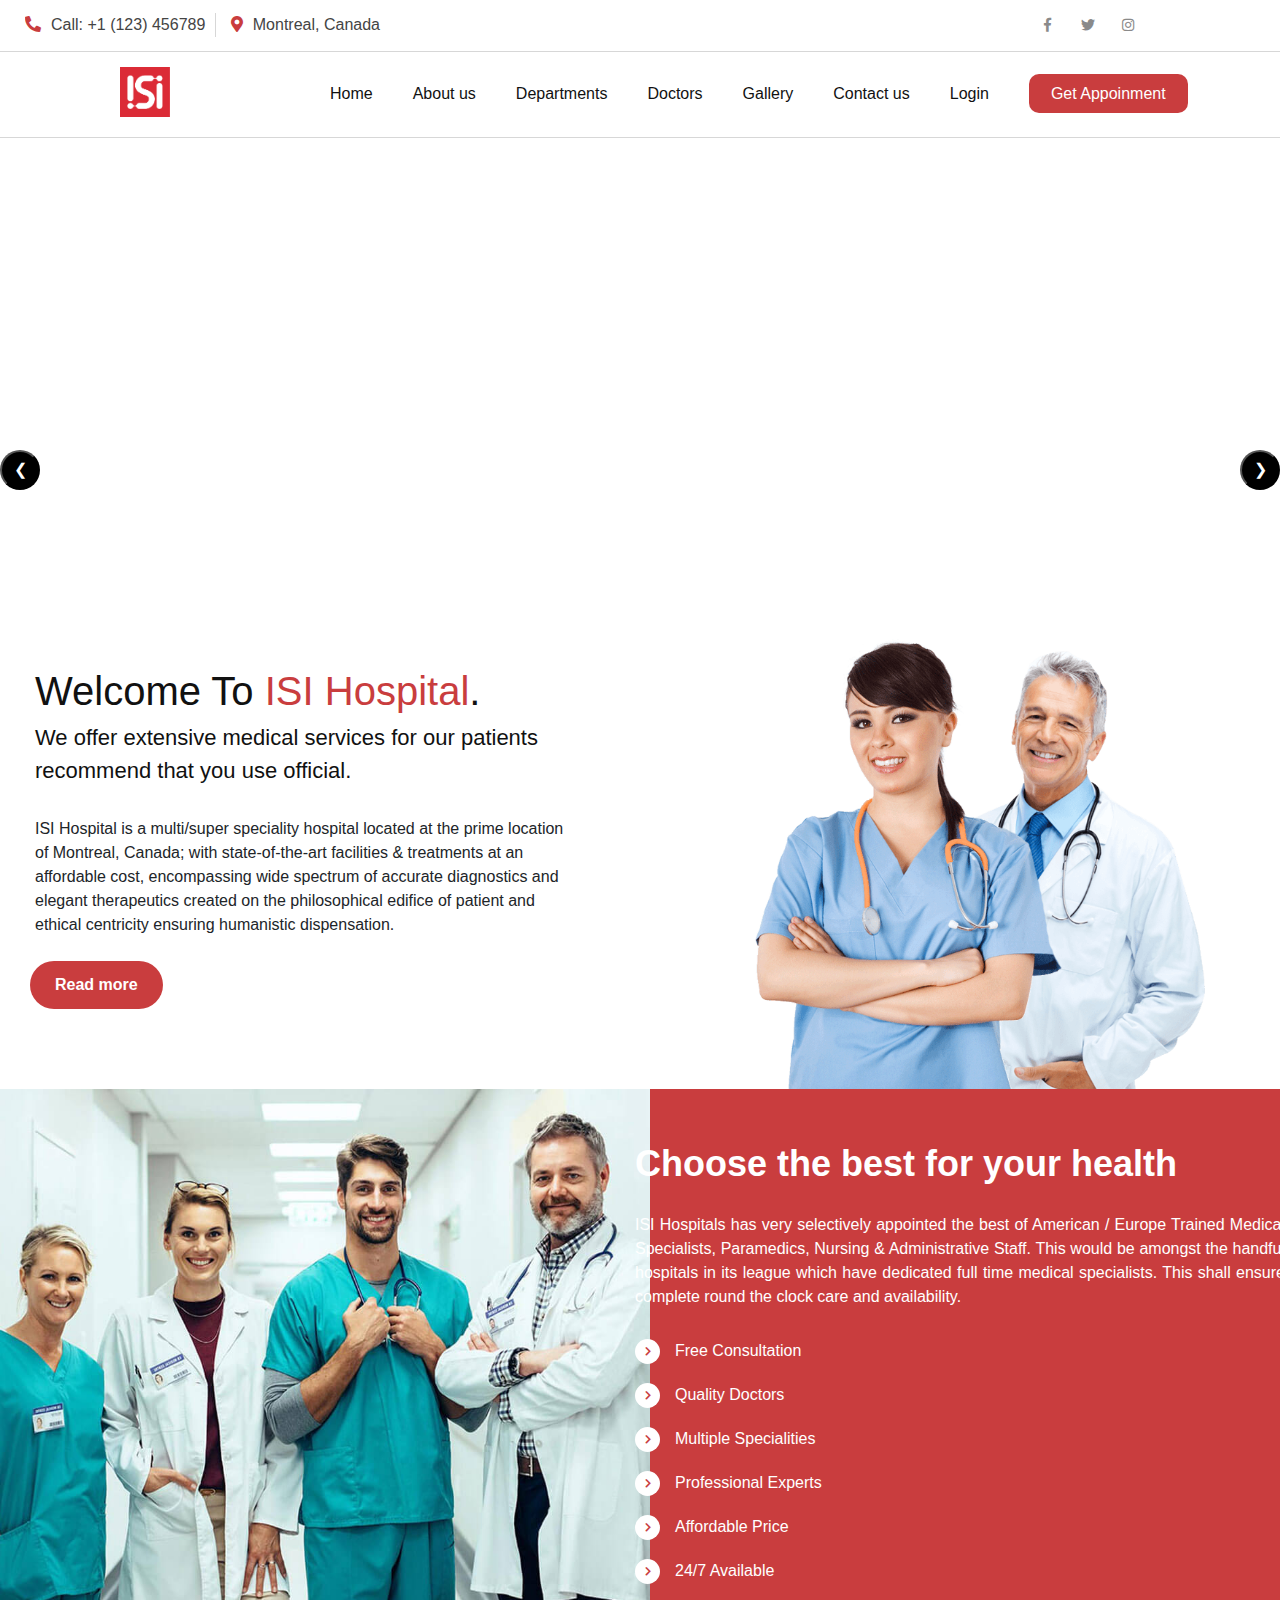
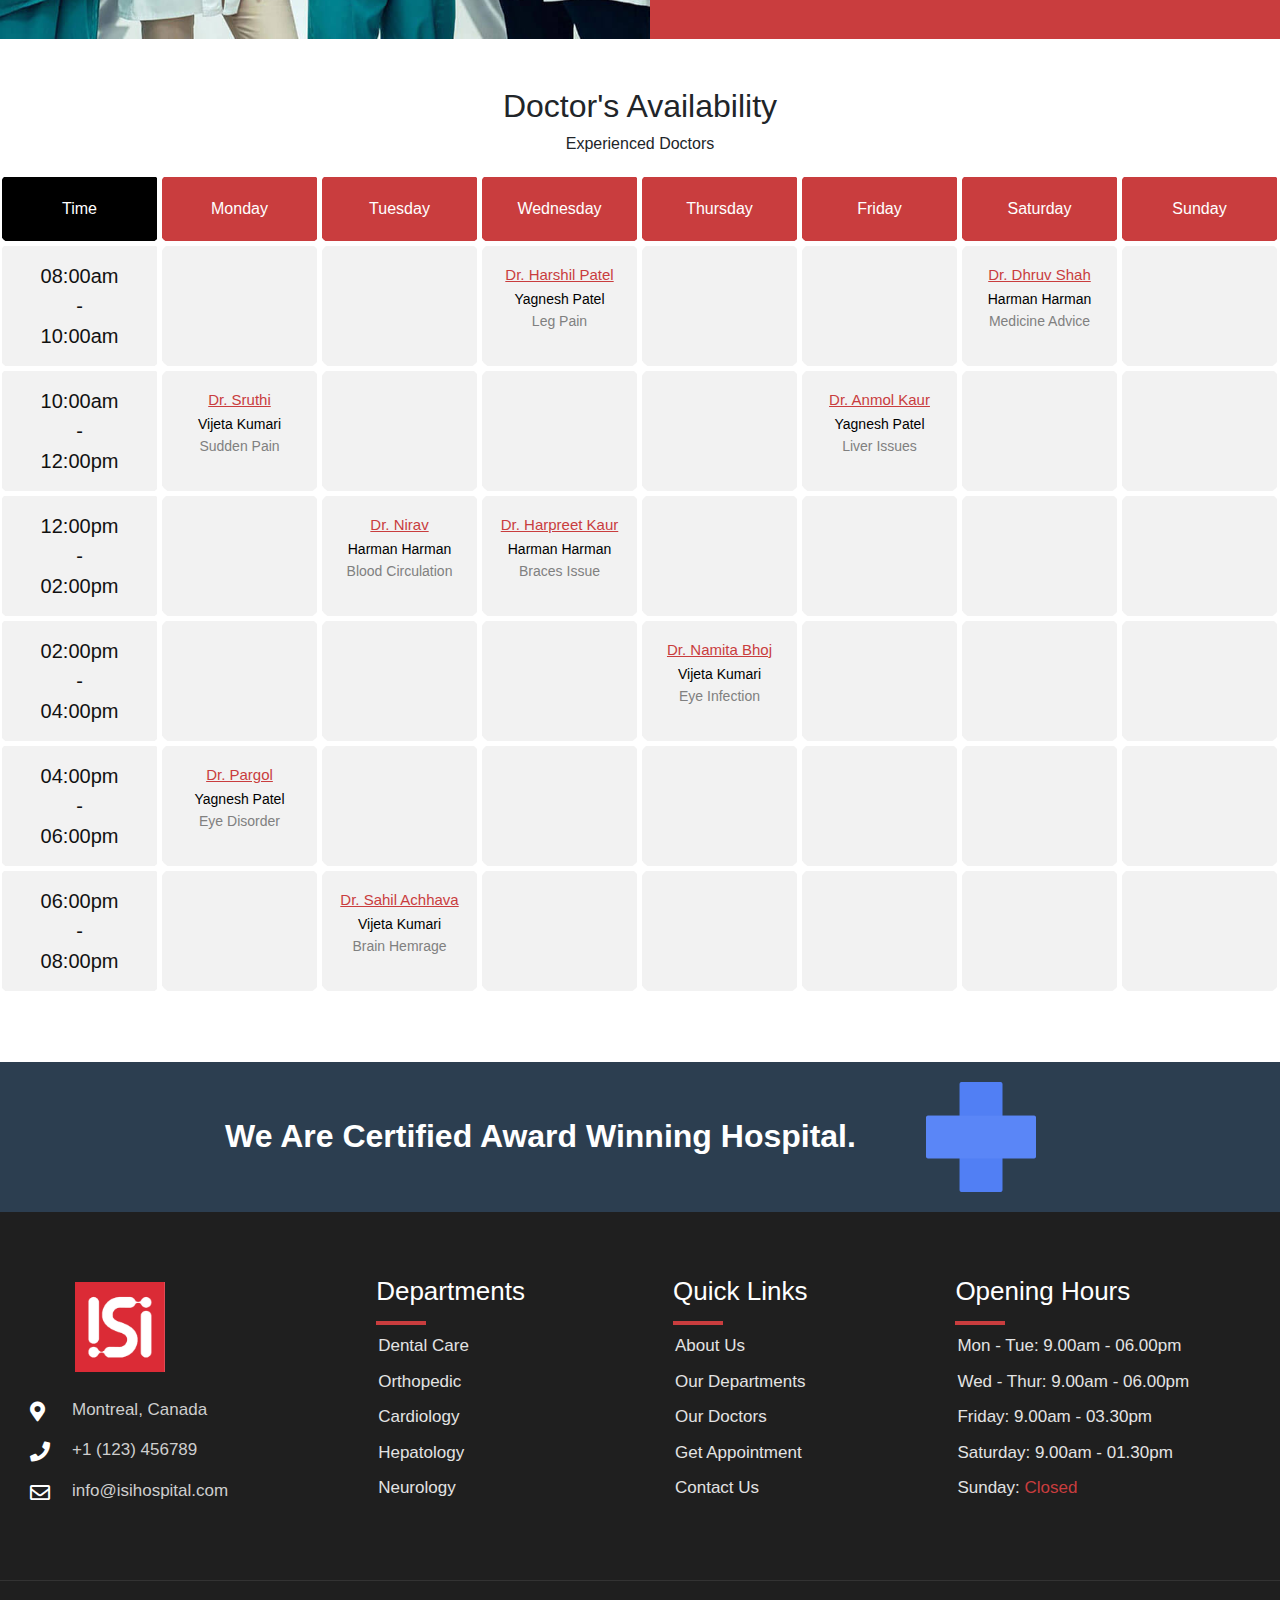
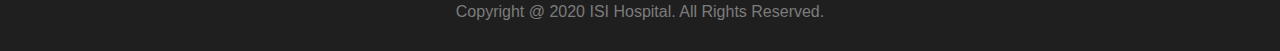
<file: index.html>
<!DOCTYPE html>
<html lang="en">
<head>
    <title>Welcome to ISI Hospital</title>
    <meta charset="UTF-8">
    <meta name="viewport" content="width=device-width, initial-scale=1">
    <link rel="shortcut icon" type="image/x-icon" href="assets/img/logo.png">

    <!-- pre-loaded css -->
    <link rel="stylesheet" href="assets/css/bootstrap.min.css">
    <link rel="stylesheet" href="assets/css/fontawesome-all.min.css">

    <!-- custom made css -->
    <link rel="stylesheet" href="assets/css/custom.css">
</head>

<body>

    <div id="wrapper" class="wrapper">

        <!-- Header Area Start Here -->
        <header>
            <div class="container">
                <div class="row">
                    <div class="col-xl-8 col-lg-12 col-md-12 col-12 headerTopbar">
                        <ul>
                            <li><i class="fas fa-phone"></i>Call: +1 (123) 456789</li>
                            <li><i class="fas fa-map-marker-alt"></i>Montreal, Canada</li>
                        </ul>
                    </div>
                    <div class="col-xl-4 d-none d-xl-block">
                        <ul class="headerTopbarSocial">
                            <li><a href="https://www.facebook.com/" target="_blank">
                                <i class="fab fa-facebook-f"></i>
                            </a></li>
                            <li><a href="https://www.twitter.com/"  target="_blank">
                                <i class="fab fa-twitter"></i>
                            </a> </li>
                            <li><a href="https://www.instagram.com/"  target="_blank">
                                <i class="fab fa-instagram"></i>
                            </a></li>
                        </ul>
                    </div>
                </div>
            </div>

            <div class="headerMenu headerMenuStyle">
                <div class="container">
                    <div class="row">
                            <a href="index.html">
                                <img src="assets/img/logo.png" alt="logo" class="mainLogo">
                            </a>
                            <div class="mainMenu">
                                <nav id="dropdown">
                                    <ul>
                                        <li>
                                            <a href="index.html">Home</a>
                                        </li>
                                        <li>
                                            <a href="aboutus.html">About us</a>
                                        </li>
                                        <li>
                                            <a href="departments.html">Departments</a>
                                        </li>
                                        <li>
                                            <a href="doctors.html">Doctors</a>
                                        </li>
                                        <li>
                                            <a href="gallery.html">Gallery</a>
                                        </li>
                                        <li>
                                            <a href="contact.html">Contact us</a>
                                        </li>
                                        <li class="loginStatus">
                                        </li>
                                        <li>
                                            <a href="getAppointment.html" class="appointmentBtn">Get Appoinment</a>
                                        </li>
                                    </ul>
                            </nav>
                        </div>
                    </div>
                </div>
            </div>
        </header>
        <!-- Header Area End Here -->

       <!-- Slider Start Here-->
        <div class="sliderSection">
            <section class="photos">
                <div class="fade">
                    <img src="assets/img/slider/image1.jpg" alt=""/>
                    <h1 class="sliderTitle">We Take Care Of Your Healthy Health</h1>
                    <p class="sliderSubTitle">All healthcare facilities can be accessed here under one roof, making ISI Hospital a one point contact for all your healthcare needs. </p>
                    <a href="getAppointment.html" class="sliderBtn">Book Appointment</a>
                </div> 
                <div class="fade">
                    <img src="assets/img/slider/image2.jpg" alt=""/>
                    <h1 class="sliderTitle">We Are Providing Total Healthcare Solutions.</h1>
                    <p class="sliderSubTitle">We provide transparent services at an affordable prices so that everyone can get access to the best services.</p>
                    <a href="departments.html" class="sliderBtn">Our Services</a>
                </div>
                <div class="fade">
                    <img src="assets/img/slider/image3.jpg" alt=""/>
                    <h1 class="sliderTitle">Bringing Health To Life For The Whole Family.</h1>
                    <p class="sliderSubTitle">Our team of top 10 surgeons in Montreal is ever ready for ensuring ‘well being’ as a humane commitment to enliven humanity. </p>
                    <a href="doctors.html" class="sliderBtn">Our Doctors</a>
                </div>
            </section>
            
            <button onClick="changeImage(-1)">&#10094;</button>
            <button onClick="changeImage(+1)">&#10095;</button>
        </div>
       <!-- Slider End Here -->

       <!-- Welcome Section Start Here -->
        <section class="homeAboutSection">
        <div class="container">
        <div class="row">
        <div class="homeAboutBody col-lg-6">
            <h1 class="item-title">Welcome To
            <span>ISI Hospital</span>.</h1>
            <div class="sub-title">We offer extensive medical services for our patients recommend that you use official.</div>
            <p>ISI Hospital is a multi/super speciality hospital located at the prime location of Montreal, Canada; with state-of-the-art facilities & treatments at an affordable cost, encompassing wide spectrum of accurate diagnostics and elegant therapeutics created on the philosophical edifice of patient and ethical centricity ensuring humanistic dispensation.</p>
            <a href="aboutus.html" class="welcomeBtn">Read more</a>
        </div>
        <div class="homeAboutImage col-lg-6">
            <div class="item-video">
                <img src="assets/img/image2.png" alt="about">
            </div>
        </div>
        </div>
        </div>
        </section>
       <!-- Welcome Section End Here -->

       <!-- speciality section start here -->
        <div class="specialitySection d-lg-flex">
            <div class="specialityBody">
                <img src="assets/img/image7.jpg" alt="photo">
            </div>
            <div class="specialityBody">
            <div class="specialityPart d-flex">
            <div class="container">
            <div class="row">
            <div class="col-lg-6 col-md-6 col-sm-12 col-12">
                <div class="specialityContent">
                    <h2 class="item-title">Choose the best for your health</h2>
                    <p>ISI Hospitals has very selectively appointed the best of American / Europe Trained Medical Specialists, Paramedics, Nursing & Administrative Staff. This would be amongst the handful hospitals in its league which have dedicated full time medical specialists. This shall ensure complete round the clock care and availability.</p>
                    <ul class="list-item">
                        <li>Free Consultation</li>
                        <li>Quality Doctors</li>
                        <li>Multiple Specialities</li>
                        <li>Professional Experts</li>
                        <li>Affordable Price</li>
                        <li>24/7 Available</li>
                    </ul>
                </div>
            </div>
            </div>
            </div>
            </div>
            </div>
        </div>
       <!-- speciality section ends here -->

       <!-- time schedule section start here -->

        <section class="timeScheduler">
        <div class="container">
        <div class="sectionHeading">
            <h2>Doctor's Availability</h2>
            <p>Experienced Doctors</p>
        </div>
        <div class="row">
        <div class="col-lg-12 col-md-12 col-sm-12">
        <div class="timeSchedulerBody">
            <table class="table">
                <thead>
                    <tr>
                        <th> Time </th>
                        <td> Monday</td>
                        <td> Tuesday</td>
                        <td> Wednesday</td>
                        <td> Thursday</td>
                        <td> Friday</td>
                        <td> Saturday</td>
                        <td> Sunday</td>
                    </tr>
                </thead>
                <tbody>
                    <tr class="timeSlot1">
                        <th> 08:00am <br>-<br> 10:00am </th>
                        <td class="Monday"></td>
                        <td class="Tuesday"></td>
                        <td class="Wednesday"></td>
                        <td class="Thursday"></td>
                        <td class="Friday"></td>
                        <td class="Saturday"></td>
                        <td class="Sunday"></td>
                    </tr>
                    <tr class="timeSlot2">
                        <th> 10:00am <br>-<br> 12:00pm </th>
                        <td class="Monday"></td>
                        <td class="Tuesday"></td>
                        <td class="Wednesday"></td>
                        <td class="Thursday"></td>
                        <td class="Friday"></td>
                        <td class="Saturday"></td>
                        <td class="Sunday"></td>
                    </tr>
                    <tr class="timeSlot3">
                        <th> 12:00pm <br>-<br> 02:00pm </th>
                        <td class="Monday"></td>
                        <td class="Tuesday"></td>
                        <td class="Wednesday"></td>
                        <td class="Thursday"></td>
                        <td class="Friday"></td>
                        <td class="Saturday"></td>
                        <td class="Sunday"></td>
                    </tr>
                    <tr class="timeSlot4">
                        <th> 02:00pm <br>-<br> 04:00pm </th>
                        <td class="Monday"></td>
                        <td class="Tuesday"></td>
                        <td class="Wednesday"></td>
                        <td class="Thursday"></td>
                        <td class="Friday"></td>
                        <td class="Saturday"></td>
                        <td class="Sunday"></td>
                    </tr>
                    <tr class="timeSlot5">
                        <th> 04:00pm <br>-<br> 06:00pm </th>
                        <td class="Monday"></td>
                        <td class="Tuesday"></td>
                        <td class="Wednesday"></td>
                        <td class="Thursday"></td>
                        <td class="Friday"></td>
                        <td class="Saturday"></td>
                        <td class="Sunday"></td>
                    </tr>
                    <tr class="timeSlot6">
                        <th> 06:00pm <br>-<br> 08:00pm </th>
                        <td class="Monday"></td>
                        <td class="Tuesday"></td>
                        <td class="Wednesday"></td>
                        <td class="Thursday"></td>
                        <td class="Friday"></td>
                        <td class="Saturday"></td>
                        <td class="Sunday"></td>
                    </tr>
                </tbody>
            </table>
        </div></div></div></div></section>

       <!-- time schedule section ends here -->

       <!-- banner section start here-->
       <section class="aboutBannerSection">
        <div class="container">
        <div class="row">
            <div class="aboutBannerBody">
                <h2 class="item-title">We Are Certified Award Winning Hospital.</h2>
            </div>
            <div class="aboutBannerImage">
                <img src="assets/img/bottomImage.png" alt="brand">
            </div>
        </div>
        </div>
        </section>
        <!-- banner section end here-->

        <!-- Footer Area Start Here -->
        <footer>
            <section class="footer">
                <div class="container">
                    <div class="row">
                        
                        <!-- About Hospital -->
                        <div class="footerBody sectionOne">
                            <div class="footerLogoSection">
                                <img src="assets/img/logo.png" alt="logo" class="img-fluid footerLogo">
                            </div>
                            <div class="footerContactPart">
                                <ul style="list-style-type: none;">
                                    <li><i class="fas fa-map-marker-alt"></i>Montreal, Canada</li>
                                    <li><i class="fas fa-phone"></i>+1 (123) 456789</li>
                                    <li><i class="far fa-envelope"></i>info@isihospital.com</li>
                                </ul>
                            </div>
                        </div>

                        <!-- Our Departments -->
                        <div class="footerBody sectionTwo">
                        <div class="footerLogoSection">
                        <div class="footerHeader">
                            <h3>Departments</h3>
                        </div>
                        <div class="footerDepartments">
                            <ul>
                                <li><a href="departments.html">Dental Care</a></li>
                                <li><a href="departments.html">Orthopedic</a></li>
                                <li><a href="departments.html">Cardiology</a></li>
                                <li><a href="departments.html">Hepatology</a></li>
                                <li><a href="departments.html">Neurology</a></li>
                            </ul>
                        </div>
                        </div>
                        </div>

                        <!-- Page Links -->
                        <div class="footerBody sectionThree">
                        <div class="footerLogoSection">
                        <div class="footerHeader">
                        <h3>Quick Links</h3>
                        </div>
                        <div class="footerDepartments">
                        <ul>
                            <li><a href="aboutus.html">About Us</a></li>
                            <li><a href="departments.html">Our Departments</a></li>
                            <li><a href="doctors.html">Our Doctors</a></li>
                            <li><a href="getAppointment.html">Get Appointment</a></li>
                            <li><a href="contact.html">Contact Us</a></li>
                        </ul>
                        </div>
                        </div>
                        </div>

                        <!-- Opening hours -->
                        <div class="footerBody">
                        <div class="footerLogoSection">
                        <div class="footerHeader">
                            <h3>Opening Hours</h3>
                        </div>
                        <div class="openingHours">
                            <ul>
                                <li>Mon - Tue: 9.00am - 06.00pm</li>
                                <li>Wed - Thur: 9.00am - 06.00pm</li>
                                <li>Friday: 9.00am - 03.30pm</li>
                                <li>Saturday: 9.00am - 01.30pm</li>
                                <li>Sunday:<span> Closed</span></li>
                            </ul>
                        </div>
                        </div>
                        </div>

                        <!-- add more footer content if you want -->

                    </div>
                </div>
            </section>
            <section class="footerBottom">
                <h6>Copyright @ 2020 ISI Hospital. All Rights Reserved.</h6>
            </section>
        </footer>
        <!-- Footer Area End Here -->
        
    </div>

    <!-- pre-loaded js -->
    <script src="assets/js/jquery-2.2.4.min.js"></script>
    <script src="assets/js/bootstrap.min.js"></script>

    <!-- Custom Js -->
    <script src="assets/js/custom.js"></script>
    <script src="assets/js/loadStaticData.js"></script>

    <!-- Slider JS -->
    <script>
        var images = document.querySelectorAll('.sliderSection div');
        var slideIndex = 0;
        
        // Automatic Slider Function
        showSlides();
        function showSlides() {
            var i;
            images.forEach(img => {
                img.style.display = 'none';
            });
            slideIndex = slideIndex < 0 ? images.length - 1 : slideIndex;
            slideIndex = slideIndex > images.length - 1 ? 0 : slideIndex;  
            images[slideIndex].style.display = "block";  
            slideIndex++;
            setTimeout(showSlides, 4000);
        }

        // Manual Slider Function
        function changeImage(direction) {  
            slideIndex += direction;
            slideIndex = slideIndex < 0 ? images.length - 1 : slideIndex;
            slideIndex = slideIndex > images.length - 1 ? 0 : slideIndex;
            
            setTimeout(() => {
                images.forEach(img => {
                    img.style.display = 'none';
                });
                images[slideIndex].style.display = 'block';
            }, 600);
        }
    </script>

    <!-- Time Slots Appointment -->
    <script>
        //getting appointment data from localStorage
        var allFNames = localStorage.getItem('personFName').split(",");
        var allLNames = localStorage.getItem('personLName').split(",");
        var allDoctors = localStorage.getItem('doctorID').split(",");
        var allDays = localStorage.getItem('apDay').split(",");
        var allTimeSlots = localStorage.getItem('apTime').split(",");
        var allPurpose = localStorage.getItem('apPurpose').split(",");

        //getting doctor name
        var allNames = localStorage.getItem('docName').split(",");

        //setting appointments in time scheduler
        for(var i = 0; i < allFNames.length; i++)
        {
            var timeSlot = ".timeSlot" + allTimeSlots[i];
            $(timeSlot + " td." + allDays[i]).append(
                '<span class="docName">'+ allNames[allDoctors[i]] +'</span><br>'+
                '<span>'+ allFNames[i] + ' ' + allLNames[i] +'</span>'+
                '<p>'+ allPurpose[i] +'</p>'
            );
        }
    </script>
</body>
</html>
</file>
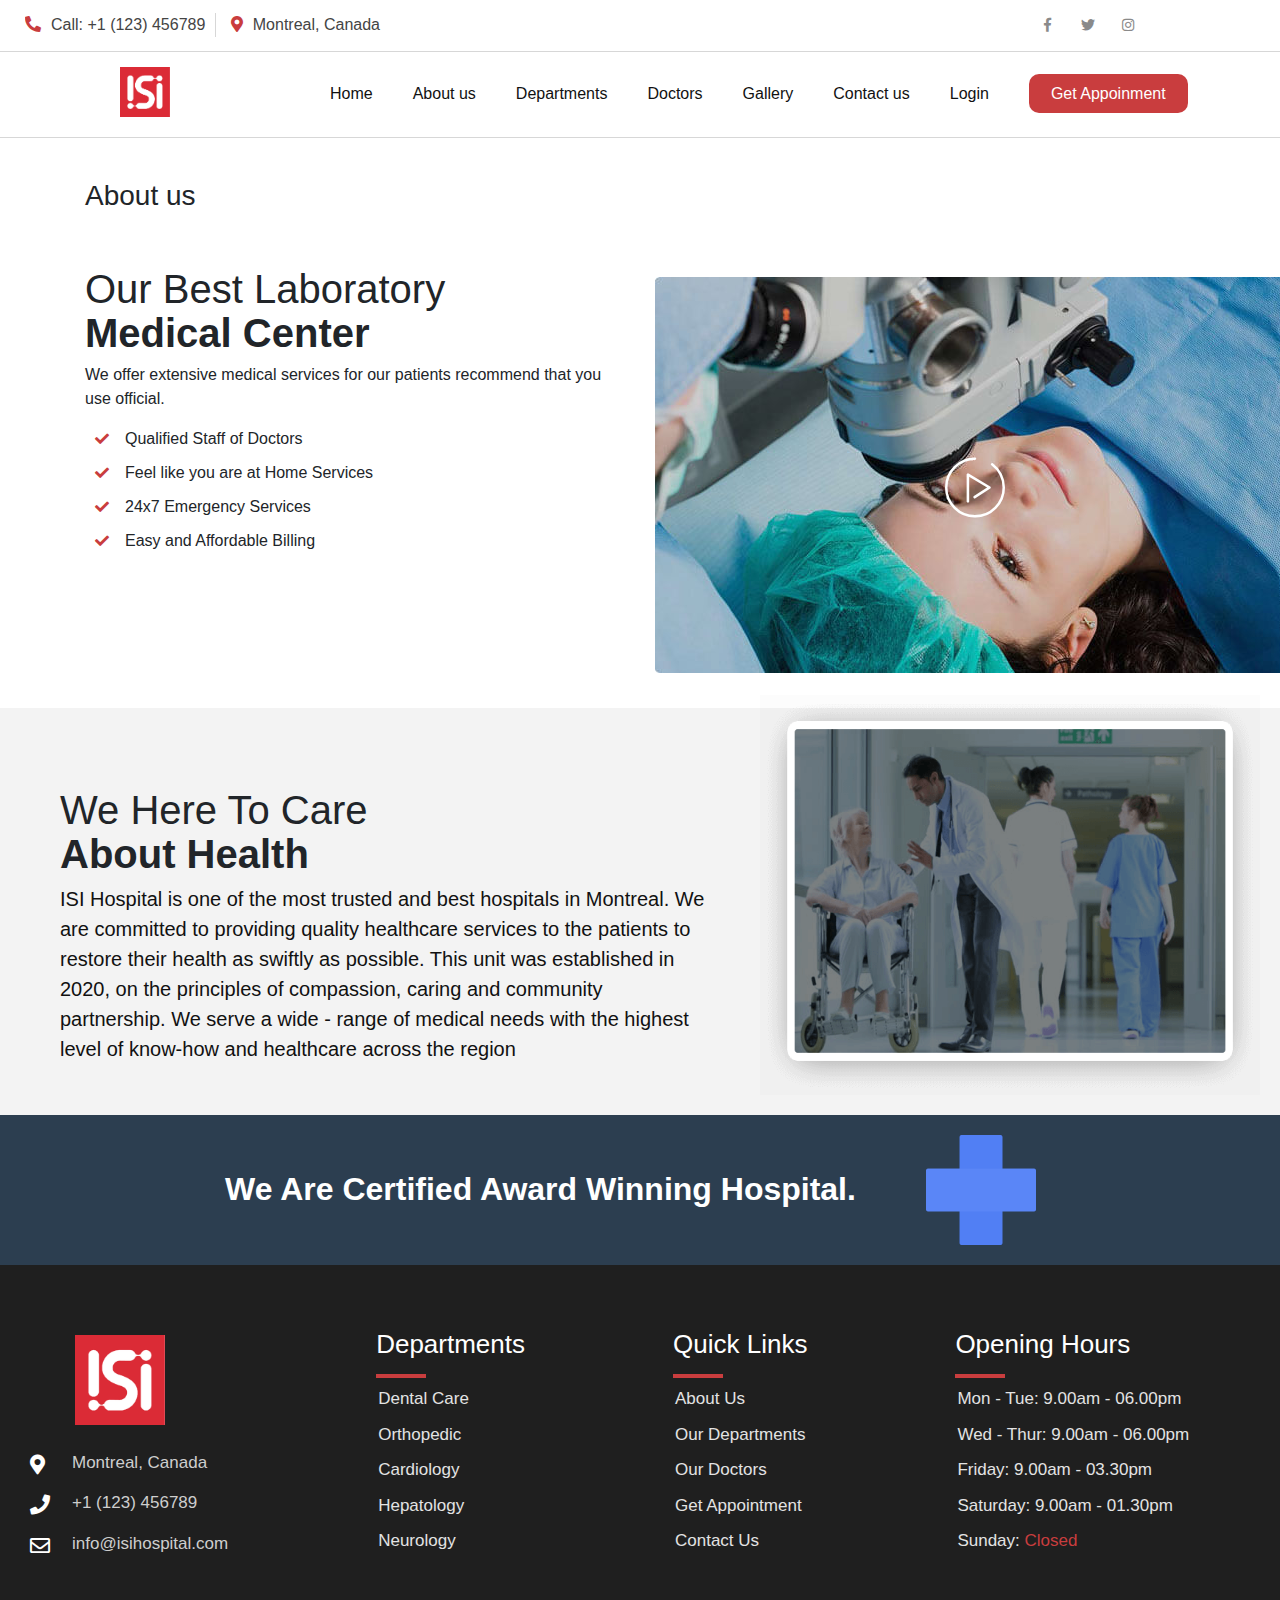
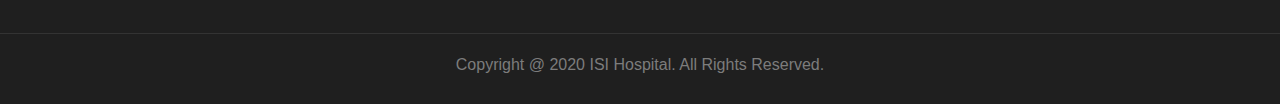
<file: aboutus.html>
<!doctype html>
<html lang="en">
<head>
    <title>About Us :: ISI Hospital</title>
    <meta charset="UTF-8">
    <meta name="viewport" content="width=device-width, initial-scale=1">
    <link rel="shortcut icon" type="image/x-icon" href="assets/img/logo.png">

    <!-- pre-loaded css -->
    <link rel="stylesheet" href="assets/css/bootstrap.min.css">
    <link rel="stylesheet" href="assets/css/fontawesome-all.min.css">
    <link rel="stylesheet" href="assets/css/font/flaticon.css">
    <link rel="stylesheet" href="assets/css/magnific-popup.css">

    <!-- custom made css -->
    <link rel="stylesheet" href="assets/css/custom.css">
</head>

<body>

    <div id="wrapper" class="wrapper">

        <!-- Header Area Start Here -->
        <header>
            <div class="container">
                <div class="row">
                    <div class="col-xl-8 col-lg-12 col-md-12 col-12 headerTopbar">
                        <ul>
                            <li><i class="fas fa-phone"></i>Call: +1 (123) 456789</li>
                            <li><i class="fas fa-map-marker-alt"></i>Montreal, Canada</li>
                        </ul>
                    </div>
                    <div class="col-xl-4 d-none d-xl-block">
                        <ul class="headerTopbarSocial">
                            <li><a href="https://www.facebook.com/" target="_blank">
                                <i class="fab fa-facebook-f"></i>
                            </a></li>
                            <li><a href="https://www.twitter.com/"  target="_blank">
                                <i class="fab fa-twitter"></i>
                            </a> </li>
                            <li><a href="https://www.instagram.com/"  target="_blank">
                                <i class="fab fa-instagram"></i>
                            </a></li>
                        </ul>
                    </div>
                </div>
            </div>

             <div class="headerMenu headerMenuStyle">
                <div class="container">
                    <div class="row">
                            <a href="index.html">
                                <img src="assets/img/logo.png" alt="logo" class="mainLogo">
                            </a>
                            <div class="mainMenu">
                                <nav id="dropdown">
                                    <ul>
                                        <li>
                                            <a href="index.html">Home</a>
                                        </li>
                                        <li>
                                            <a href="aboutus.html">About us</a>
                                        </li>
                                        <li>
                                            <a href="departments.html">Departments</a>
                                        </li>
                                        <li>
                                            <a href="doctors.html">Doctors</a>
                                        </li>
                                        <li>
                                            <a href="gallery.html">Gallery</a>
                                        </li>
                                        <li>
                                            <a href="contact.html">Contact us</a>
                                        </li>
                                        <li class="loginStatus">
                                        </li>
                                        <li>
                                            <a href="getAppointment.html" class="appointmentBtn">Get Appoinment</a>
                                        </li>
                                    </ul>
                            </nav>
                        </div>
                    </div>
                </div>
            </div>
        </header>
        <!-- Header Area End Here -->

        <div class="container">
            <div class="row" style="margin-top: 115px;">
                <div class="col-lg-8">
                    <div>
                        <h3 style="margin-bottom: 20px;">About us</h3>
                    </div>
                </div>
            </div>
        </div>

        <!-- About us content -->

        <section class="aboutUsSection">
        <div class="container">
        <div class="row">
            <div class="col-lg-6">
                <div class="aboutUsBody">
                    <h2 class="item-title">Our Best Laboratory
                        <span>Medical Center</span>
                    </h2>
                    <p>We offer extensive medical services for our patients recommend that you use official.</p>
                    <ul class="list-info">
                        <li>Qualified Staff of Doctors</li>
                        <li>Feel like you are at Home Services</li>
                        <li>24x7 Emergency Services</li>
                        <li>Easy and Affordable Billing</li>
                    </ul>
                </div>
            </div>
            <div class="col-lg-6">
                <div class="aboutUsVideo">
                <div class="item-video">
                    <img src="assets/img/image1.jpg" alt="about" />
                    <a class="playButton popup-youtube" href="https://www.youtube.com/watch?v=rDksTwaziu8">
                        <i class="flaticon-play-button"></i>
                    </a>
                </div>
                </div>   
            </div>
        </div>
        </div>
        </section>

        <!-- About us section 2 -->
        <section class="aboutInfoSection">
        <div class="container">
        <div class="row">
            <div class="aboutInfoBody col-lg-7 col-12">
                <h2 class="item-title">We Here To Care <span>About Health</span></h2>
                <div class="sub-title">
                    ISI Hospital is one of the most trusted and best hospitals in Montreal. We are committed to providing quality healthcare services to the patients to restore their health as swiftly as possible. This unit was established in 2020, on the principles of compassion, caring and community partnership. We serve a wide - range of medical needs with the highest level of know-how and healthcare across the region
                </div>
                <div class="aboutInfoImage col-lg-5 col-12">
                    <img src="assets/img/image3.png" alt="about" class="img-fluid">
                </div>
            </div>
        </div>
        </div>
        </section>
        <!-- about us section 2 ends -->

        <!-- about us section 3 -->
        <section class="aboutBannerSection">
        <div class="container">
        <div class="row">
            <div class="aboutBannerBody">
                <h2 class="item-title">We Are Certified Award Winning Hospital.</h2>
            </div>
            <div class="aboutBannerImage">
                <img src="assets/img/bottomImage.png" alt="brand" class="img-fluid d-none d-lg-block">
            </div>
        </div>
        </div>
        </section>
        <!-- about us section 3 ends -->

        <!-- About us end -->


        <!-- Footer Area Start Here -->
        <footer>
            <section class="footer">
                <div class="container">
                    <div class="row">
                        
                        <!-- About Hospital -->
                        <div class="footerBody sectionOne">
                            <div class="footerLogoSection">
                                <img src="assets/img/logo.png" alt="logo" class="img-fluid footerLogo">
                            </div>
                            <div class="footerContactPart">
                                <ul style="list-style-type: none;">
                                    <li><i class="fas fa-map-marker-alt"></i>Montreal, Canada</li>
                                    <li><i class="fas fa-phone"></i>+1 (123) 456789</li>
                                    <li><i class="far fa-envelope"></i>info@isihospital.com</li>
                                </ul>
                            </div>
                        </div>

                        <!-- Our Departments -->
                        <div class="footerBody sectionTwo">
                        <div class="footerLogoSection">
                        <div class="footerHeader">
                            <h3>Departments</h3>
                        </div>
                        <div class="footerDepartments">
                            <ul>
                                <li><a href="departments.html">Dental Care</a></li>
                                <li><a href="departments.html">Orthopedic</a></li>
                                <li><a href="departments.html">Cardiology</a></li>
                                <li><a href="departments.html">Hepatology</a></li>
                                <li><a href="departments.html">Neurology</a></li>
                            </ul>
                        </div>
                        </div>
                        </div>

                        <!-- Page Links -->
                        <div class="footerBody sectionThree">
                        <div class="footerLogoSection">
                        <div class="footerHeader">
                        <h3>Quick Links</h3>
                        </div>
                        <div class="footerDepartments">
                        <ul>
                            <li><a href="aboutus.html">About Us</a></li>
                            <li><a href="departments.html">Our Departments</a></li>
                            <li><a href="doctors.html">Our Doctors</a></li>
                            <li><a href="getAppointment.html">Get Appointment</a></li>
                            <li><a href="contact.html">Contact Us</a></li>
                        </ul>
                        </div>
                        </div>
                        </div>

                        <!-- Opening hours -->
                        <div class="footerBody">
                        <div class="footerLogoSection">
                        <div class="footerHeader">
                            <h3>Opening Hours</h3>
                        </div>
                        <div class="openingHours">
                            <ul>
                                <li>Mon - Tue: 9.00am - 06.00pm</li>
                                <li>Wed - Thur: 9.00am - 06.00pm</li>
                                <li>Friday: 9.00am - 03.30pm</li>
                                <li>Saturday: 9.00am - 01.30pm</li>
                                <li>Sunday:<span> Closed</span></li>
                            </ul>
                        </div>
                        </div>
                        </div>

                        <!-- add more footer content if you want -->

                    </div>
                </div>
            </section>
            <section class="footerBottom">
                <h6>Copyright @ 2020 ISI Hospital. All Rights Reserved.</h6>
            </section>
        </footer>
        <!-- Footer Area End Here -->
        
    </div>

    <!-- pre-loaded js -->
    <script src="assets/js/jquery-2.2.4.min.js"></script>
    <script src="assets/js/bootstrap.min.js"></script>

    <!-- Custom Js -->
    <script src="assets/js/custom.js"></script>
    <script src="assets/js/jquery.magnific-popup.min.js"></script>
    <script>
        $('.popup-youtube').magnificPopup({
            type: 'iframe',
            
            iframe: {
                patterns: {
                    youtube: {
                    index: 'youtube.com/', 
                    id: 'v=',
                    src: 'https://www.youtube.com/embed/%id%?autoplay=1' 
                },
            },
        },

        callbacks: {
            markupParse: function(template, values, item) {
            values.title = item.el.attr('title');
            }
        }
        });
    </script>
</body>
</html>
</file>
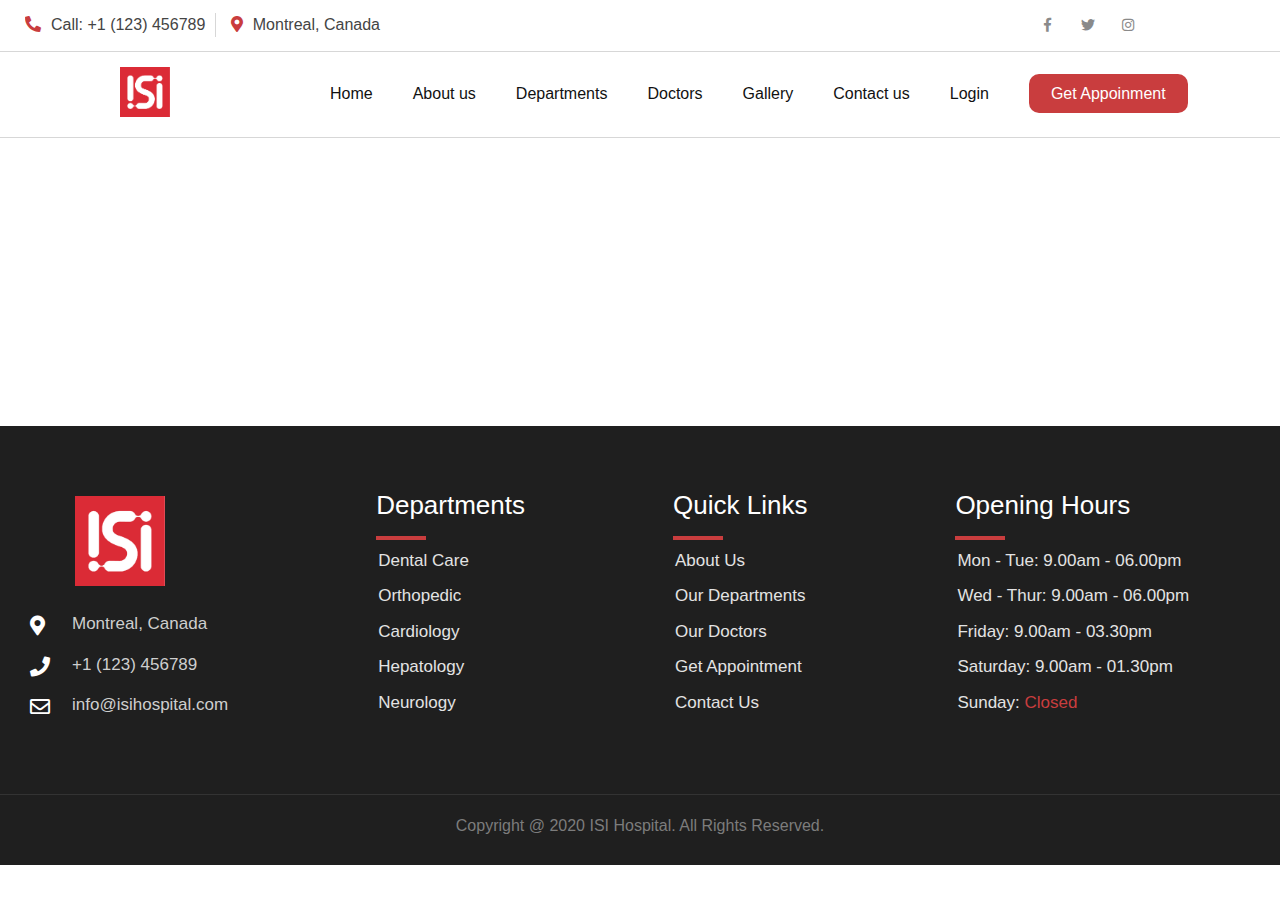
<file: blank.html>
<!doctype html>
<html lang="en">
<head>
    <title>Welcome to ISI Hospital</title>
    <meta charset="UTF-8">
    <meta name="viewport" content="width=device-width, initial-scale=1">
    <link rel="shortcut icon" type="image/x-icon" href="assets/img/logo.png">

    <!-- pre-loaded css -->
    <link rel="stylesheet" href="assets/css/bootstrap.min.css">
    <link rel="stylesheet" href="assets/css/fontawesome-all.min.css">

    <!-- custom made css -->
    <link rel="stylesheet" href="assets/css/custom.css">
</head>

<body>

    <div id="wrapper" class="wrapper">

        <!-- Header Area Start Here -->
        <header>
            <div class="container">
                <div class="row">
                    <div class="col-xl-8 col-lg-12 col-md-12 col-12 headerTopbar">
                        <ul>
                            <li><i class="fas fa-phone"></i>Call: +1 (123) 456789</li>
                            <li><i class="fas fa-map-marker-alt"></i>Montreal, Canada</li>
                        </ul>
                    </div>
                    <div class="col-xl-4 d-none d-xl-block">
                        <ul class="headerTopbarSocial">
                            <li><a href="https://www.facebook.com/" target="_blank">
                                <i class="fab fa-facebook-f"></i>
                            </a></li>
                            <li><a href="https://www.twitter.com/"  target="_blank">
                                <i class="fab fa-twitter"></i>
                            </a> </li>
                            <li><a href="https://www.instagram.com/"  target="_blank">
                                <i class="fab fa-instagram"></i>
                            </a></li>
                        </ul>
                    </div>
                </div>
            </div>

             <div class="headerMenu headerMenuStyle">
                <div class="container">
                    <div class="row">
                            <a href="index.html">
                                <img src="assets/img/logo.png" alt="logo" class="mainLogo">
                            </a>
                            <div class="mainMenu">
                                <nav id="dropdown">
                                    <ul>
                                        <li>
                                            <a href="index.html">Home</a>
                                        </li>
                                        <li>
                                            <a href="aboutus.html">About us</a>
                                        </li>
                                        <li>
                                            <a href="departments.html">Departments</a>
                                        </li>
                                        <li>
                                            <a href="doctors.html">Doctors</a>
                                        </li>
                                        <li>
                                            <a href="gallery.html">Gallery</a>
                                        </li>
                                        <li>
                                            <a href="contact.html">Contact us</a>
                                        </li>
                                        <li class="loginStatus">
                                        </li>
                                        <li>
                                            <a href="getAppointment.html" class="appointmentBtn">Get Appoinment</a>
                                        </li>
                                    </ul>
                            </nav>
                        </div>
                    </div>
                </div>
            </div>
        </header>
        <!-- Header Area End Here -->

        <br><br><br><br><br><br><br><br><br><br><br><br><br><br><br>

        <!-- Footer Area Start Here -->
        <footer>
            <section class="footer">
                <div class="container">
                    <div class="row">
                        
                        <!-- About Hospital -->
                        <div class="footerBody sectionOne">
                            <div class="footerLogoSection">
                                <img src="assets/img/logo.png" alt="logo" class="img-fluid footerLogo">
                            </div>
                            <div class="footerContactPart">
                                <ul style="list-style-type: none;">
                                    <li><i class="fas fa-map-marker-alt"></i>Montreal, Canada</li>
                                    <li><i class="fas fa-phone"></i>+1 (123) 456789</li>
                                    <li><i class="far fa-envelope"></i>info@isihospital.com</li>
                                </ul>
                            </div>
                        </div>

                        <!-- Our Departments -->
                        <div class="footerBody sectionTwo">
                        <div class="footerLogoSection">
                        <div class="footerHeader">
                            <h3>Departments</h3>
                        </div>
                        <div class="footerDepartments">
                            <ul>
                                <li><a href="departments.html">Dental Care</a></li>
                                <li><a href="departments.html">Orthopedic</a></li>
                                <li><a href="departments.html">Cardiology</a></li>
                                <li><a href="departments.html">Hepatology</a></li>
                                <li><a href="departments.html">Neurology</a></li>
                            </ul>
                        </div>
                        </div>
                        </div>

                        <!-- Page Links -->
                        <div class="footerBody sectionThree">
                        <div class="footerLogoSection">
                        <div class="footerHeader">
                        <h3>Quick Links</h3>
                        </div>
                        <div class="footerDepartments">
                        <ul>
                            <li><a href="aboutus.html">About Us</a></li>
                            <li><a href="departments.html">Our Departments</a></li>
                            <li><a href="doctors.html">Our Doctors</a></li>
                            <li><a href="getAppointment.html">Get Appointment</a></li>
                            <li><a href="contact.html">Contact Us</a></li>
                        </ul>
                        </div>
                        </div>
                        </div>

                        <!-- Opening hours -->
                        <div class="footerBody">
                        <div class="footerLogoSection">
                        <div class="footerHeader">
                            <h3>Opening Hours</h3>
                        </div>
                        <div class="openingHours">
                            <ul>
                                <li>Mon - Tue: 9.00am - 06.00pm</li>
                                <li>Wed - Thur: 9.00am - 06.00pm</li>
                                <li>Friday: 9.00am - 03.30pm</li>
                                <li>Saturday: 9.00am - 01.30pm</li>
                                <li>Sunday:<span> Closed</span></li>
                            </ul>
                        </div>
                        </div>
                        </div>

                        <!-- add more footer content if you want -->

                    </div>
                </div>
            </section>
            <section class="footerBottom">
                <h6>Copyright @ 2020 ISI Hospital. All Rights Reserved.</h6>
            </section>
        </footer>
        <!-- Footer Area End Here -->
        
    </div>

    <!-- pre-loaded js -->
    <script src="assets/js/jquery-2.2.4.min.js"></script>
    <script src="assets/js/bootstrap.min.js"></script>

    <!-- Custom Js -->
    <script src="assets/js/custom.js"></script>

</body>
</html>
</file>
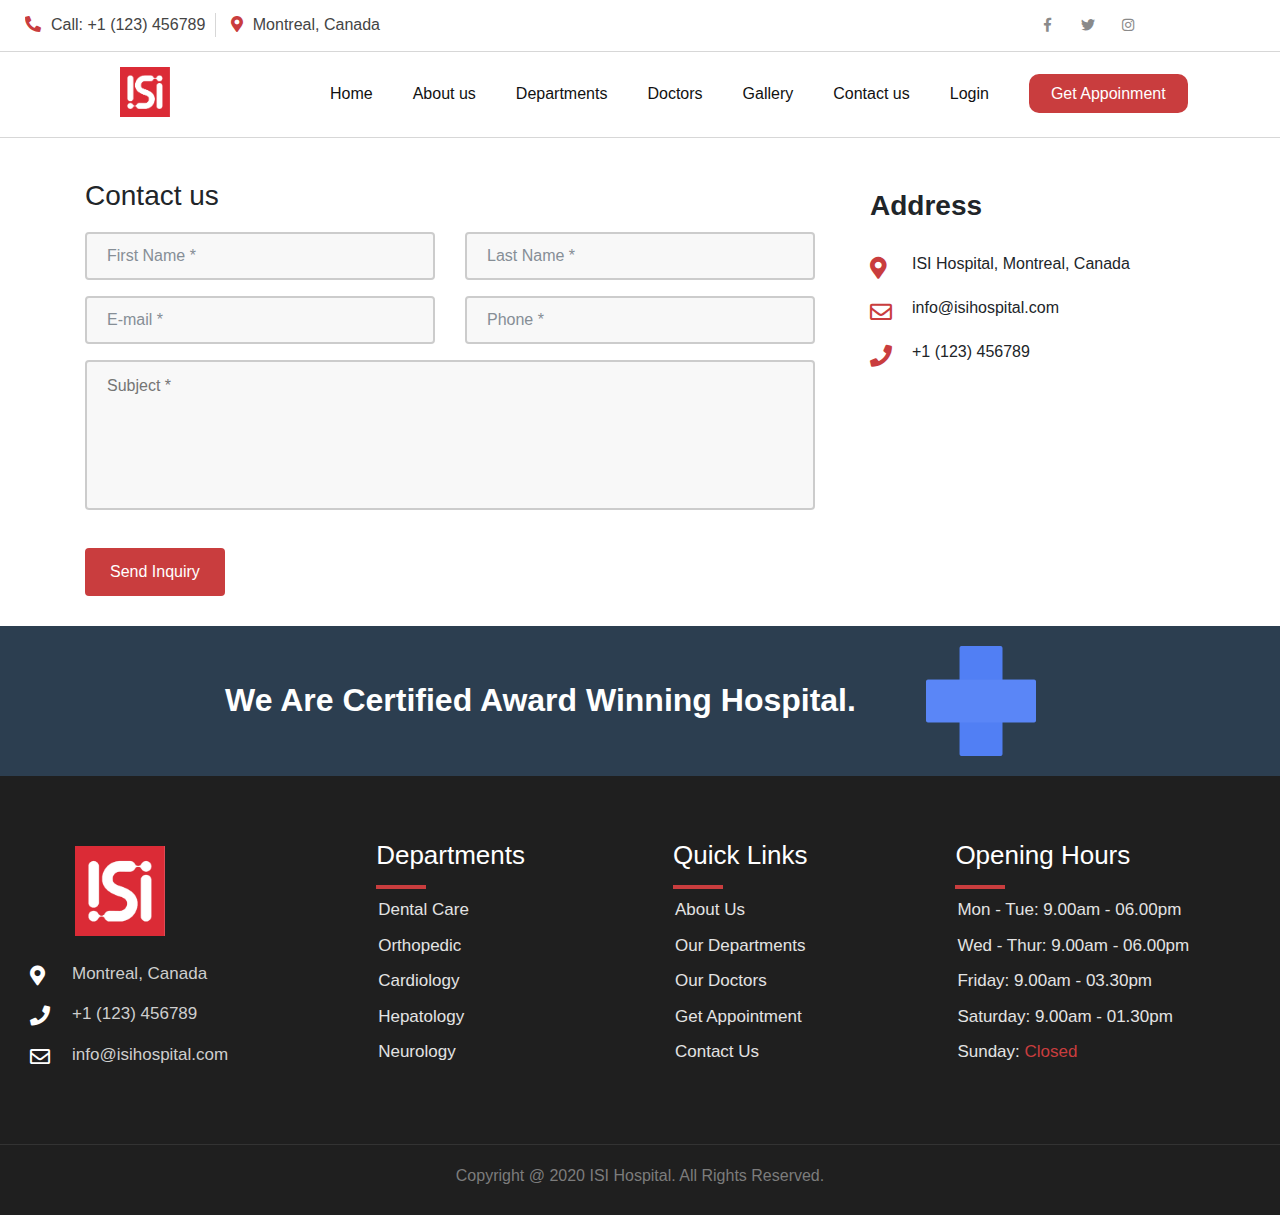
<file: contact.html>
<!doctype html>
<html lang="en">
<head>
    <title>Contact us :: ISI Hospital</title>
    <meta charset="UTF-8">
    <meta name="viewport" content="width=device-width, initial-scale=1">
    <link rel="shortcut icon" type="image/x-icon" href="assets/img/logo.png">

    <!-- pre-loaded css -->
    <link rel="stylesheet" href="assets/css/bootstrap.min.css">
    <link rel="stylesheet" href="assets/css/fontawesome-all.min.css">

    <!-- custom made css -->
    <link rel="stylesheet" href="assets/css/custom.css">
</head>

<body>

    <div id="wrapper" class="wrapper">

        <!-- Header Area Start Here -->
        <header>
            <div class="container">
                <div class="row">
                    <div class="col-xl-8 col-lg-12 col-md-12 col-12 headerTopbar">
                        <ul>
                            <li><i class="fas fa-phone"></i>Call: +1 (123) 456789</li>
                            <li><i class="fas fa-map-marker-alt"></i>Montreal, Canada</li>
                        </ul>
                    </div>
                    <div class="col-xl-4 d-none d-xl-block">
                        <ul class="headerTopbarSocial">
                            <li><a href="https://www.facebook.com/" target="_blank">
                                <i class="fab fa-facebook-f"></i>
                            </a></li>
                            <li><a href="https://www.twitter.com/"  target="_blank">
                                <i class="fab fa-twitter"></i>
                            </a> </li>
                            <li><a href="https://www.instagram.com/"  target="_blank">
                                <i class="fab fa-instagram"></i>
                            </a></li>
                        </ul>
                    </div>
                </div>
            </div>

             <div class="headerMenu headerMenuStyle">
                <div class="container">
                    <div class="row">
                            <a href="index.html">
                                <img src="assets/img/logo.png" alt="logo" class="mainLogo">
                            </a>
                            <div class="mainMenu">
                                <nav id="dropdown">
                                    <ul>
                                        <li>
                                            <a href="index.html">Home</a>
                                        </li>
                                        <li>
                                            <a href="aboutus.html">About us</a>
                                        </li>
                                        <li>
                                            <a href="departments.html">Departments</a>
                                        </li>
                                        <li>
                                            <a href="doctors.html">Doctors</a>
                                        </li>
                                        <li>
                                            <a href="gallery.html">Gallery</a>
                                        </li>
                                        <li>
                                            <a href="contact.html">Contact us</a>
                                        </li>
                                        <li class="loginStatus">
                                        </li>
                                        <li>
                                            <a href="getAppointment.html" class="appointmentBtn">Get Appoinment</a>
                                        </li>
                                    </ul>
                            </nav>
                        </div>
                    </div>
                </div>
            </div>
        </header>
        <!-- Header Area End Here -->

        <!-- Contact Us Area Start Here -->
        <div class="container">
            <div class="row" style="margin-top: 115px;">
                <div class="col-lg-8">
                    <div>
                        <h3 style="margin-bottom: 20px;">Contact us</h3>
                        <form>
                            <div class="row">

                                <div class="col-md-6 form-group">
                                    <input type="text" placeholder="First Name *" class="form-control textBox" name="fName" required>
                                </div>

                                <div class="col-md-6 form-group">
                                    <input type="text" placeholder="Last Name *" class="form-control textBox" name="lName" required>
                                </div>

                                <div class="col-md-6 form-group">
                                    <input type="email" placeholder="E-mail *" class="form-control textBox" name="email" required>
                                </div>

                                <div class="col-md-6 form-group">
                                    <input type="text" placeholder="Phone *" class="form-control textBox" name="phone" required>
                                </div>

                                <div class="col-12 form-group">
                                    <textarea placeholder="Subject *" name="message" id="form-message" rows="7" cols="20" required></textarea>
                                </div>

                                <div class="col-12 form-group" style="margin-bottom: 30px;">
                                    <button type="submit" class="item-btn">Send Inquiry</button>
                                </div>

                            </div>
                        </form>
                    </div>
                </div>
                <div class="contactAdress">
                <h3 class="contactTitle">Address</h3>
                <div class="contactInfo">
                    <ul>
                        <li><i class="fas fa-map-marker-alt"></i>ISI Hospital, Montreal, Canada</li>
                        <li><i class="far fa-envelope"></i>info@isihospital.com</li>
                        <li><i class="fas fa-phone"></i>+1 (123) 456789</li>
                    </ul>
                </div>
                </div>
            </div>
        </div>
    <!-- Contact Us Area End Here -->

     <!-- banner section start here-->
     <section class="aboutBannerSection">
        <div class="container">
        <div class="row">
            <div class="aboutBannerBody">
                <h2 class="item-title">We Are Certified Award Winning Hospital.</h2>
            </div>
            <div class="aboutBannerImage">
                <img src="assets/img/bottomImage.png" alt="brand">
            </div>
        </div>
        </div>
        </section>
        <!-- banner section end here-->

        <!-- Footer Area Start Here -->
        <footer>
            <section class="footer">
                <div class="container">
                    <div class="row">
                        
                        <!-- About Hospital -->
                        <div class="footerBody sectionOne">
                            <div class="footerLogoSection">
                                <img src="assets/img/logo.png" alt="logo" class="img-fluid footerLogo">
                            </div>
                            <div class="footerContactPart">
                                <ul style="list-style-type: none;">
                                    <li><i class="fas fa-map-marker-alt"></i>Montreal, Canada</li>
                                    <li><i class="fas fa-phone"></i>+1 (123) 456789</li>
                                    <li><i class="far fa-envelope"></i>info@isihospital.com</li>
                                </ul>
                            </div>
                        </div>

                        <!-- Our Departments -->
                        <div class="footerBody sectionTwo">
                        <div class="footerLogoSection">
                        <div class="footerHeader">
                            <h3>Departments</h3>
                        </div>
                        <div class="footerDepartments">
                            <ul>
                                <li><a href="departments.html">Dental Care</a></li>
                                <li><a href="departments.html">Orthopedic</a></li>
                                <li><a href="departments.html">Cardiology</a></li>
                                <li><a href="departments.html">Hepatology</a></li>
                                <li><a href="departments.html">Neurology</a></li>
                            </ul>
                        </div>
                        </div>
                        </div>

                        <!-- Page Links -->
                        <div class="footerBody sectionThree">
                        <div class="footerLogoSection">
                        <div class="footerHeader">
                        <h3>Quick Links</h3>
                        </div>
                        <div class="footerDepartments">
                        <ul>
                            <li><a href="aboutus.html">About Us</a></li>
                            <li><a href="departments.html">Our Departments</a></li>
                            <li><a href="doctors.html">Our Doctors</a></li>
                            <li><a href="getAppointment.html">Get Appointment</a></li>
                            <li><a href="contact.html">Contact Us</a></li>
                        </ul>
                        </div>
                        </div>
                        </div>

                        <!-- Opening hours -->
                        <div class="footerBody">
                        <div class="footerLogoSection">
                        <div class="footerHeader">
                            <h3>Opening Hours</h3>
                        </div>
                        <div class="openingHours">
                            <ul>
                                <li>Mon - Tue: 9.00am - 06.00pm</li>
                                <li>Wed - Thur: 9.00am - 06.00pm</li>
                                <li>Friday: 9.00am - 03.30pm</li>
                                <li>Saturday: 9.00am - 01.30pm</li>
                                <li>Sunday:<span> Closed</span></li>
                            </ul>
                        </div>
                        </div>
                        </div>

                        <!-- add more footer content if you want -->

                    </div>
                </div>
            </section>
            <section class="footerBottom">
                <h6>Copyright @ 2020 ISI Hospital. All Rights Reserved.</h6>
            </section>
        </footer>
        <!-- Footer Area End Here -->
        
    </div>

    <!-- pre-loaded js -->
    <script src="assets/js/jquery-2.2.4.min.js"></script>
    <script src="assets/js/bootstrap.min.js"></script>

    <!-- Custom Js -->
    <script src="assets/js/custom.js"></script>

</body>
</html>
</file>
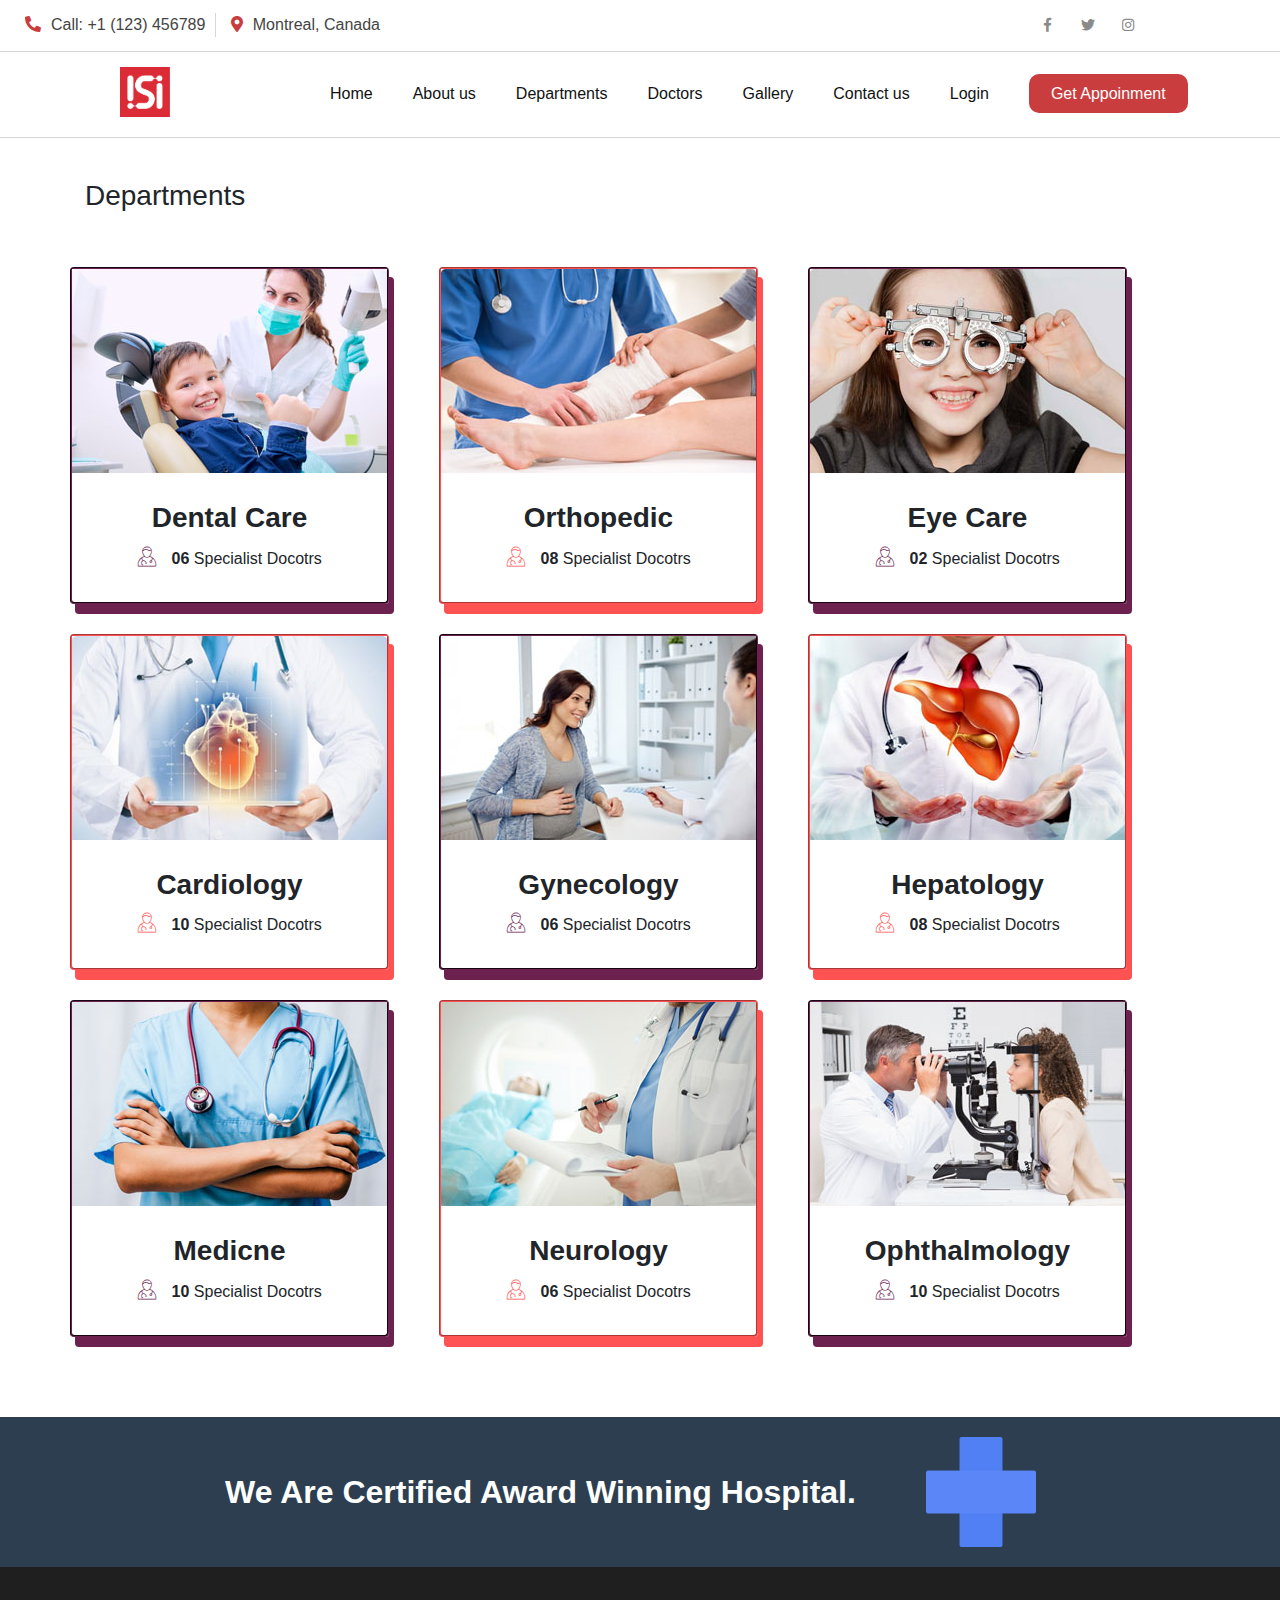
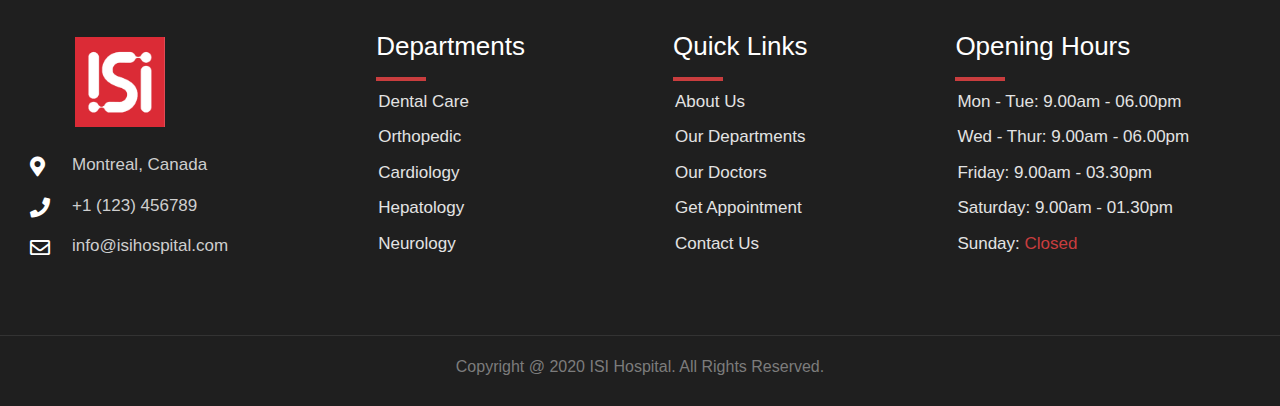
<file: departments.html>
<!doctype html>
<html lang="en">
<head>
    <title>Departments :: ISI Hospital</title>
    <meta charset="UTF-8">
    <meta name="viewport" content="width=device-width, initial-scale=1">
    <link rel="shortcut icon" type="image/x-icon" href="assets/img/logo.png">

    <!-- pre-loaded css -->
    <link rel="stylesheet" href="assets/css/bootstrap.min.css">
    <link rel="stylesheet" href="assets/css/fontawesome-all.min.css">
    <link rel="stylesheet" href="assets/css/font/flaticon.css">

    <!-- custom made css -->
    <link rel="stylesheet" href="assets/css/custom.css">
</head>

<body>

    <div id="wrapper" class="wrapper">

        <!-- Header Area Start Here -->
        <header>
            <div class="container">
                <div class="row">
                    <div class="col-xl-8 col-lg-12 col-md-12 col-12 headerTopbar">
                        <ul>
                            <li><i class="fas fa-phone"></i>Call: +1 (123) 456789</li>
                            <li><i class="fas fa-map-marker-alt"></i>Montreal, Canada</li>
                        </ul>
                    </div>
                    <div class="col-xl-4 d-none d-xl-block">
                        <ul class="headerTopbarSocial">
                            <li><a href="https://www.facebook.com/" target="_blank">
                                <i class="fab fa-facebook-f"></i>
                            </a></li>
                            <li><a href="https://www.twitter.com/"  target="_blank">
                                <i class="fab fa-twitter"></i>
                            </a> </li>
                            <li><a href="https://www.instagram.com/"  target="_blank">
                                <i class="fab fa-instagram"></i>
                            </a></li>
                        </ul>
                    </div>
                </div>
            </div>

             <div class="headerMenu headerMenuStyle">
                <div class="container">
                    <div class="row">
                            <a href="index.html">
                                <img src="assets/img/logo.png" alt="logo" class="mainLogo">
                            </a>
                            <div class="mainMenu">
                                <nav id="dropdown">
                                    <ul>
                                        <li>
                                            <a href="index.html">Home</a>
                                        </li>
                                        <li>
                                            <a href="aboutus.html">About us</a>
                                        </li>
                                        <li>
                                            <a href="departments.html">Departments</a>
                                        </li>
                                        <li>
                                            <a href="doctors.html">Doctors</a>
                                        </li>
                                        <li>
                                            <a href="gallery.html">Gallery</a>
                                        </li>
                                        <li>
                                            <a href="contact.html">Contact us</a>
                                        </li>
                                        <li class="loginStatus">
                                        </li>
                                        <li>
                                            <a href="getAppointment.html" class="appointmentBtn">Get Appoinment</a>
                                        </li>
                                    </ul>
                            </nav>
                        </div>
                    </div>
                </div>
            </div>
        </header>
        <!-- Header Area End Here -->

        <!-- Department Section Starts Here -->

        <div class="container">
            <div class="row" style="margin-top: 115px;">
                <div class="col-lg-8">
                    <div>
                        <h3 style="margin-bottom: 20px;">Departments</h3>
                    </div>
                </div>
            </div>
        </div>

        <section class="departmentSection">
        <div class="container">
        <div class="row">

            <!-- item start -->
            <div class="departmentBody blueBox">
            <div class="item-img">
                <img src="assets/img/department/image1.jpg" alt="department" class="img-fluid">
                <div class="item-content">
                    <h3 class="item-title">
                        Dental Care
                    </h3>
                    <ul class="departmentInfo">
                        <li>
                            <i class="flaticon-doctor departmentBlueColor"></i>
                            <span>06</span> Specialist Docotrs
                        </li>
                    </ul>
                </div>
            </div>
            </div>
            <!-- item end -->

            <!-- item start -->
            <div class="departmentBody redBox">
            <div class="item-img">
                <img src="assets/img/department/image2.jpg" alt="department" class="img-fluid">
                <div class="item-content">
                    <h3 class="item-title">
                        Orthopedic
                    </h3>
                    <ul class="departmentInfo">
                        <li>
                            <i class="flaticon-doctor departmentRedColor"></i>
                            <span>08</span> Specialist Docotrs
                        </li>
                    </ul>
                </div>
            </div>
            </div>
            <!-- item end -->

            <!-- item start -->
            <div class="departmentBody blueBox">
            <div class="item-img">
                <img src="assets/img/department/image3.jpg" alt="department" class="img-fluid">
                <div class="item-content">
                    <h3 class="item-title">
                        Eye Care
                    </h3>
                    <ul class="departmentInfo">
                        <li>
                            <i class="flaticon-doctor departmentBlueColor"></i>
                            <span>02</span> Specialist Docotrs
                        </li>
                    </ul>
                </div>
            </div>
            </div>
            <!-- item end -->
    
            <!-- item start -->
            <div class="departmentBody redBox">
            <div class="item-img">
                <img src="assets/img/department/image4.jpg" alt="department" class="img-fluid">
                <div class="item-content">
                    <h3 class="item-title">
                        Cardiology
                    </h3>
                    <ul class="departmentInfo">
                        <li>
                            <i class="flaticon-doctor departmentRedColor"></i>
                            <span>10</span> Specialist Docotrs
                        </li>
                    </ul>
                </div>
            </div>
            </div>
            <!-- item end -->

            <!-- item start -->
            <div class="departmentBody blueBox">
            <div class="item-img">
                <img src="assets/img/department/image5.jpg" alt="department" class="img-fluid">
                <div class="item-content">
                    <h3 class="item-title">
                        Gynecology
                    </h3>
                    <ul class="departmentInfo">
                        <li>
                            <i class="flaticon-doctor departmentBlueColor"></i>
                            <span>06</span> Specialist Docotrs
                        </li>
                    </ul>
                </div>
            </div>
            </div>
            <!-- item end -->
    
            <!-- item start -->
            <div class="departmentBody redBox">
            <div class="item-img">
                <img src="assets/img/department/image6.jpg" alt="department" class="img-fluid">
                <div class="item-content">
                    <h3 class="item-title">
                        Hepatology
                    </h3>
                    <ul class="departmentInfo">
                        <li>
                            <i class="flaticon-doctor departmentRedColor"></i>
                            <span>08</span> Specialist Docotrs
                        </li>
                    </ul>
                </div>
            </div>
            </div>
            <!-- item end -->

            <!-- item start -->
            <div class="departmentBody blueBox">
            <div class="item-img">
                <img src="assets/img/department/image7.jpg" alt="department" class="img-fluid">
                <div class="item-content">
                    <h3 class="item-title">
                        Medicne
                    </h3>
                    <ul class="departmentInfo">
                        <li>
                            <i class="flaticon-doctor departmentBlueColor"></i>
                            <span>10</span> Specialist Docotrs
                        </li>
                    </ul>
                </div>
            </div>
            </div>
            <!-- item end -->
    
            <!-- item start -->
            <div class="departmentBody redBox">
            <div class="item-img">
                <img src="assets/img/department/image8.jpg" alt="department" class="img-fluid">
                <div class="item-content">
                    <h3 class="item-title">
                        Neurology
                    </h3>
                    <ul class="departmentInfo">
                        <li>
                            <i class="flaticon-doctor departmentRedColor"></i>
                            <span>06</span> Specialist Docotrs
                        </li>
                    </ul>
                </div>
            </div>
            </div>
            <!-- item end -->

            <!-- item start -->
            <div class="departmentBody blueBox">
            <div class="item-img">
                <img src="assets/img/department/image9.jpg" alt="department" class="img-fluid">
                <div class="item-content">
                    <h3 class="item-title">
                        Ophthalmology
                    </h3>
                    <ul class="departmentInfo">
                        <li>
                            <i class="flaticon-doctor departmentBlueColor"></i>
                            <span>10</span> Specialist Docotrs
                        </li>
                    </ul>
                </div>
            </div>
            </div>
            <!-- item end -->

        </div>
        </div>
        </section>

        <!-- Department Section Ends -->

         <!-- banner section start here-->
       <section class="aboutBannerSection">
        <div class="container">
        <div class="row">
            <div class="aboutBannerBody">
                <h2 class="item-title">We Are Certified Award Winning Hospital.</h2>
            </div>
            <div class="aboutBannerImage">
                <img src="assets/img/bottomImage.png" alt="brand">
            </div>
        </div>
        </div>
        </section>
        <!-- banner section end here-->

        <!-- Footer Area Start Here -->
        <footer>
            <section class="footer">
                <div class="container">
                    <div class="row">
                        
                        <!-- About Hospital -->
                        <div class="footerBody sectionOne">
                            <div class="footerLogoSection">
                                <img src="assets/img/logo.png" alt="logo" class="img-fluid footerLogo">
                            </div>
                            <div class="footerContactPart">
                                <ul style="list-style-type: none;">
                                    <li><i class="fas fa-map-marker-alt"></i>Montreal, Canada</li>
                                    <li><i class="fas fa-phone"></i>+1 (123) 456789</li>
                                    <li><i class="far fa-envelope"></i>info@isihospital.com</li>
                                </ul>
                            </div>
                        </div>

                        <!-- Our Departments -->
                        <div class="footerBody sectionTwo">
                        <div class="footerLogoSection">
                        <div class="footerHeader">
                            <h3>Departments</h3>
                        </div>
                        <div class="footerDepartments">
                            <ul>
                                <li><a href="departments.html">Dental Care</a></li>
                                <li><a href="departments.html">Orthopedic</a></li>
                                <li><a href="departments.html">Cardiology</a></li>
                                <li><a href="departments.html">Hepatology</a></li>
                                <li><a href="departments.html">Neurology</a></li>
                            </ul>
                        </div>
                        </div>
                        </div>

                        <!-- Page Links -->
                        <div class="footerBody sectionThree">
                        <div class="footerLogoSection">
                        <div class="footerHeader">
                        <h3>Quick Links</h3>
                        </div>
                        <div class="footerDepartments">
                        <ul>
                            <li><a href="aboutus.html">About Us</a></li>
                            <li><a href="departments.html">Our Departments</a></li>
                            <li><a href="doctors.html">Our Doctors</a></li>
                            <li><a href="getAppointment.html">Get Appointment</a></li>
                            <li><a href="contact.html">Contact Us</a></li>
                        </ul>
                        </div>
                        </div>
                        </div>

                        <!-- Opening hours -->
                        <div class="footerBody">
                        <div class="footerLogoSection">
                        <div class="footerHeader">
                            <h3>Opening Hours</h3>
                        </div>
                        <div class="openingHours">
                            <ul>
                                <li>Mon - Tue: 9.00am - 06.00pm</li>
                                <li>Wed - Thur: 9.00am - 06.00pm</li>
                                <li>Friday: 9.00am - 03.30pm</li>
                                <li>Saturday: 9.00am - 01.30pm</li>
                                <li>Sunday:<span> Closed</span></li>
                            </ul>
                        </div>
                        </div>
                        </div>

                        <!-- add more footer content if you want -->

                    </div>
                </div>
            </section>
            <section class="footerBottom">
                <h6>Copyright @ 2020 ISI Hospital. All Rights Reserved.</h6>
            </section>
        </footer>
        <!-- Footer Area End Here -->
        
    </div>

    <!-- pre-loaded js -->
    <script src="assets/js/jquery-2.2.4.min.js"></script>
    <script src="assets/js/bootstrap.min.js"></script>

    <!-- Custom Js -->
    <script src="assets/js/custom.js"></script>

</body>
</html>
</file>
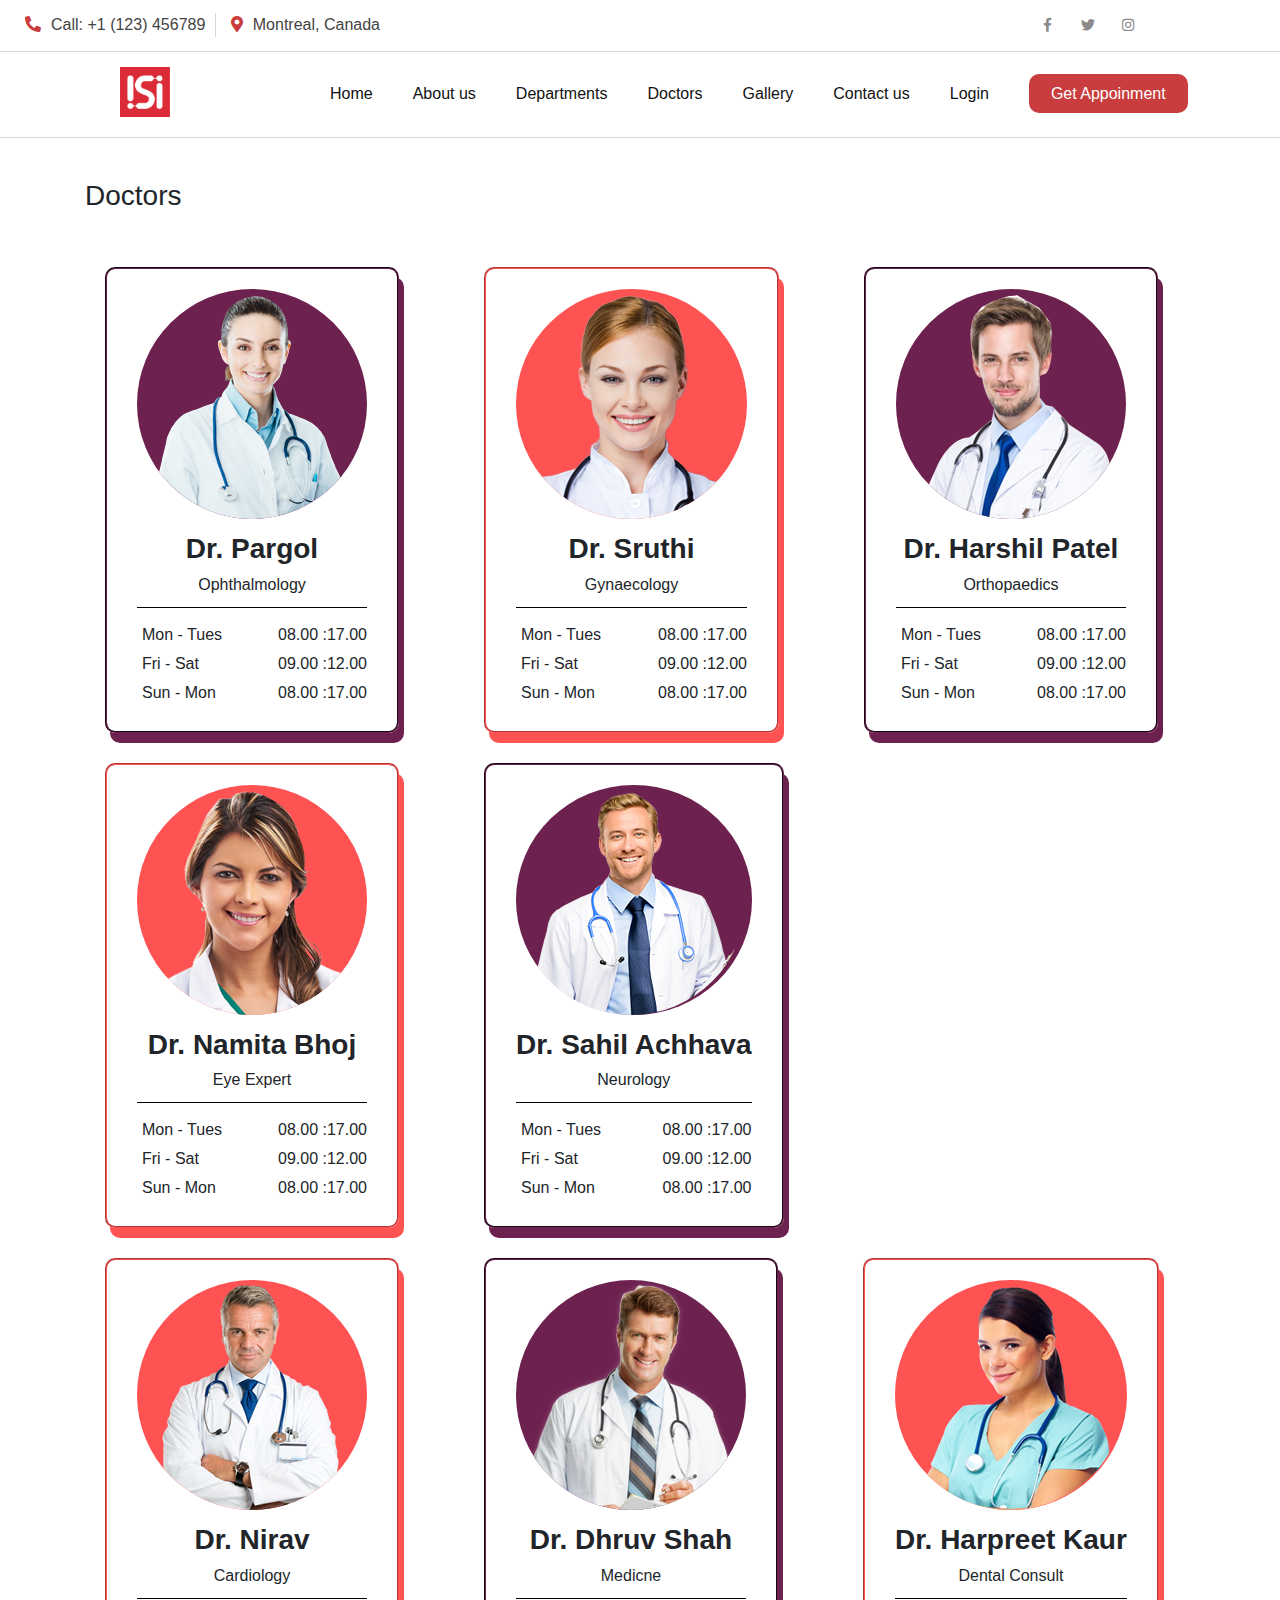
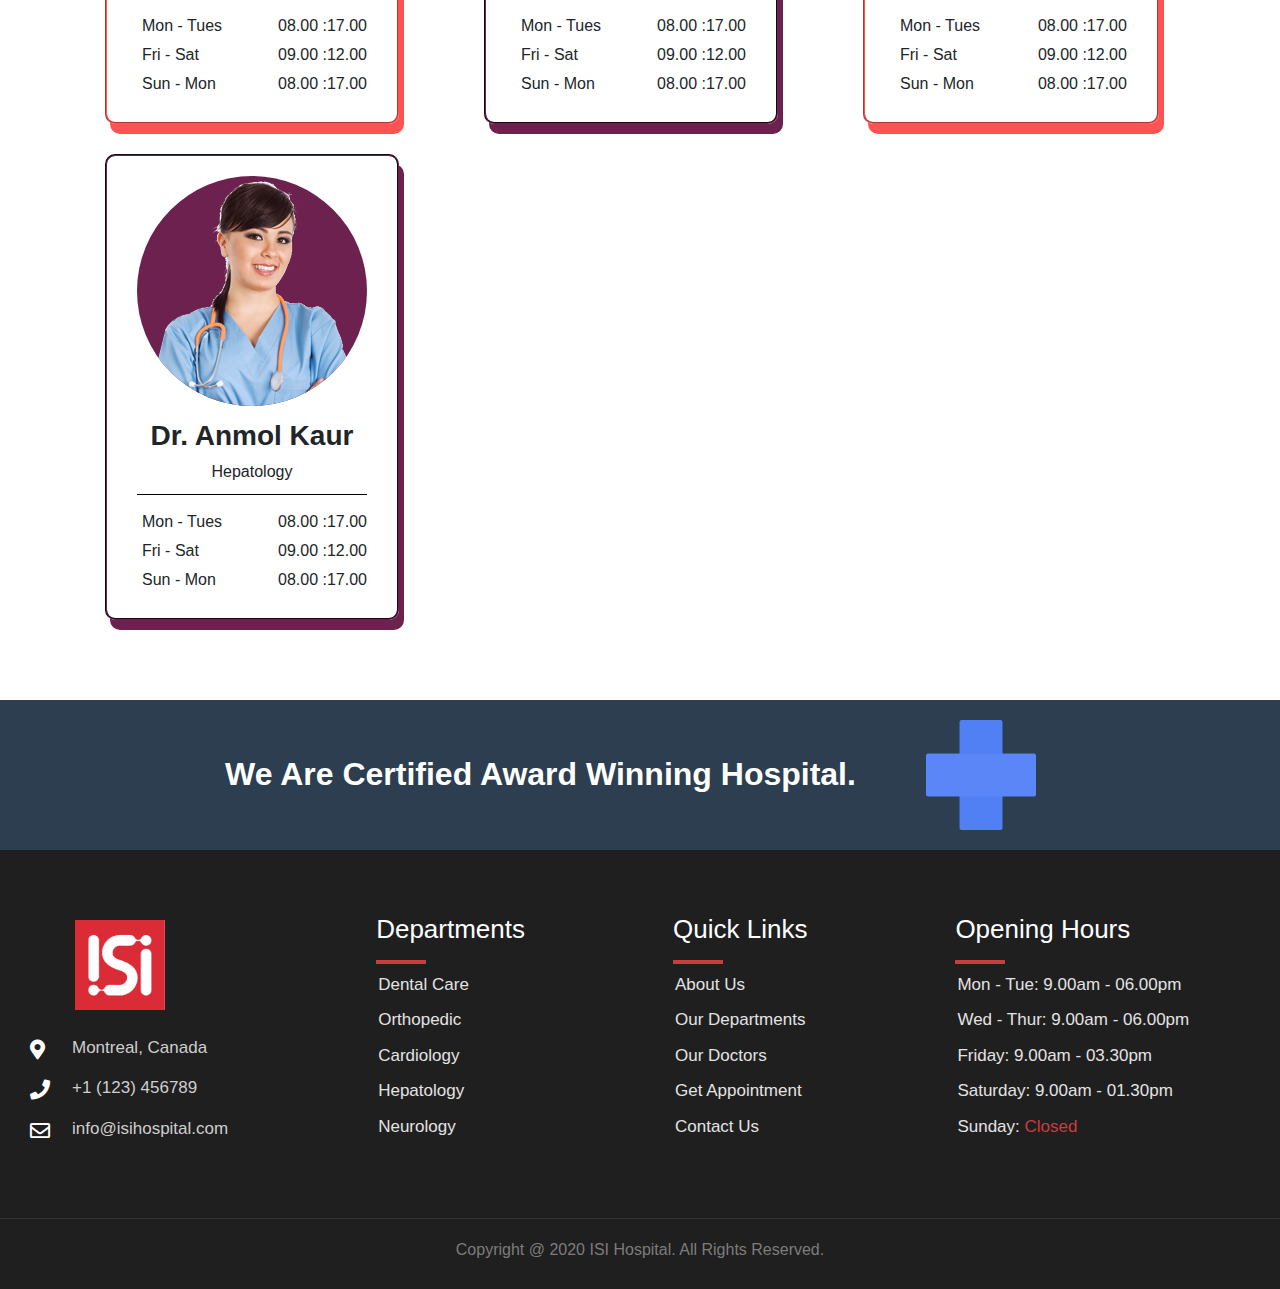
<file: doctors.html>
<!doctype html>
<html lang="en">
<head>
    <title>Doctors :: ISI Hospital</title>
    <meta charset="UTF-8">
    <meta name="viewport" content="width=device-width, initial-scale=1">
    <link rel="shortcut icon" type="image/x-icon" href="assets/img/logo.png">

    <!-- pre-loaded css -->
    <link rel="stylesheet" href="assets/css/bootstrap.min.css">
    <link rel="stylesheet" href="assets/css/fontawesome-all.min.css">

    <!-- custom made css -->
    <link rel="stylesheet" href="assets/css/custom.css">
</head>

<body>

    <div id="wrapper" class="wrapper">

        <!-- Header Area Start Here -->
        <header>
            <div class="container">
                <div class="row">
                    <div class="col-xl-8 col-lg-12 col-md-12 col-12 headerTopbar">
                        <ul>
                            <li><i class="fas fa-phone"></i>Call: +1 (123) 456789</li>
                            <li><i class="fas fa-map-marker-alt"></i>Montreal, Canada</li>
                        </ul>
                    </div>
                    <div class="col-xl-4 d-none d-xl-block">
                        <ul class="headerTopbarSocial">
                            <li><a href="https://www.facebook.com/" target="_blank">
                                <i class="fab fa-facebook-f"></i>
                            </a></li>
                            <li><a href="https://www.twitter.com/"  target="_blank">
                                <i class="fab fa-twitter"></i>
                            </a> </li>
                            <li><a href="https://www.instagram.com/"  target="_blank">
                                <i class="fab fa-instagram"></i>
                            </a></li>
                        </ul>
                    </div>
                </div>
            </div>

             <div class="headerMenu headerMenuStyle">
                <div class="container">
                    <div class="row">
                            <a href="index.html">
                                <img src="assets/img/logo.png" alt="logo" class="mainLogo">
                            </a>
                            <div class="mainMenu">
                                <nav id="dropdown">
                                    <ul>
                                        <li>
                                            <a href="index.html">Home</a>
                                        </li>
                                        <li>
                                            <a href="aboutus.html">About us</a>
                                        </li>
                                        <li>
                                            <a href="departments.html">Departments</a>
                                        </li>
                                        <li>
                                            <a href="doctors.html">Doctors</a>
                                        </li>
                                        <li>
                                            <a href="gallery.html">Gallery</a>
                                        </li>
                                        <li>
                                            <a href="contact.html">Contact us</a>
                                        </li>
                                        <li class="loginStatus">
                                        </li>
                                        <li>
                                            <a href="getAppointment.html" class="appointmentBtn">Get Appoinment</a>
                                        </li>
                                    </ul>
                            </nav>
                        </div>
                    </div>
                </div>
            </div>
        </header>
        <!-- Header Area End Here -->

        <!-- Doctor Section Starts Here -->

        <div class="container">
            <div class="row" style="margin-top: 115px;">
                <div class="col-lg-8">
                    <div>
                        <h3 style="margin-bottom: 20px;">Doctors</h3>
                    </div>
                </div>
            </div>
        </div>

        <section class="doctorSection">
        <div class="container">
        <div class="row">

            <!-- doctor start -->
            <!-- doctor start -->
            <div class="doctorBox blueBox">
                <div class="item-img blueBackgroundColor">
                    <img src="assets/img/doctor/image1.png" alt="Team1" class="img-fluid rounded-circle">
                </div>
                <div class="item-content">
                    <h3 class="item-title">Dr. Pargol</h3>
                    <p>Ophthalmology</p>
                </div>
                <div class="item-schedule">
                    <ul>
                        <li>Mon - Tues<span>08.00 :17.00</span></li>
                        <li>Fri - Sat<span>09.00 :12.00</span></li>
                        <li>Sun - Mon<span>08.00 :17.00</span></li>
                    </ul>
                </div>
            </div>
            <!-- doctor end -->

            <div class="doctorBox redBox">
                <div class="item-img redBackgroundColor">
                    <img src="assets/img/doctor/image2.png" alt="Team1" class="img-fluid rounded-circle">
                </div>
                <div class="item-content">
                    <h3 class="item-title">Dr. Sruthi</h3>
                    <p>Gynaecology</p>
                </div>
                <div class="item-schedule">
                    <ul>
                        <li>Mon - Tues<span>08.00 :17.00</span></li>
                        <li>Fri - Sat<span>09.00 :12.00</span></li>
                        <li>Sun - Mon<span>08.00 :17.00</span></li>
                    </ul>
                </div>
            </div>
            <!-- doctor end -->

             <!-- doctor start -->
             <div class="doctorBox blueBox">
                <div class="item-img blueBackgroundColor">
                    <img src="assets/img/doctor/image3.png" alt="Team1" class="img-fluid rounded-circle">
                </div>
                <div class="item-content">
                    <h3 class="item-title">Dr. Harshil Patel</h3>
                    <p>Orthopaedics</p>
                </div>
                <div class="item-schedule">
                    <ul>
                        <li>Mon - Tues<span>08.00 :17.00</span></li>
                        <li>Fri - Sat<span>09.00 :12.00</span></li>
                        <li>Sun - Mon<span>08.00 :17.00</span></li>
                    </ul>
                </div>
            </div>
            <!-- doctor end -->

            <!-- doctor start -->
            <div class="doctorBox redBox">
                <div class="item-img redBackgroundColor">
                    <img src="assets/img/doctor/image4.png" alt="Team1" class="img-fluid rounded-circle">
                </div>
                <div class="item-content">
                    <h3 class="item-title">Dr. Namita Bhoj</h3>
                    <p>Eye Expert</p>
                </div>
                <div class="item-schedule">
                    <ul>
                        <li>Mon - Tues<span>08.00 :17.00</span></li>
                        <li>Fri - Sat<span>09.00 :12.00</span></li>
                        <li>Sun - Mon<span>08.00 :17.00</span></li>
                    </ul>
                </div>
            </div>
            <!-- doctor end -->

            <!-- doctor start -->
            <div class="doctorBox blueBox">
                <div class="item-img blueBackgroundColor">
                    <img src="assets/img/doctor/image5.png" alt="Team1" class="img-fluid rounded-circle">
                </div>
                <div class="item-content">
                    <h3 class="item-title">Dr. Sahil Achhava</h3>
                    <p>Neurology</p>
                </div>
                <div class="item-schedule">
                    <ul>
                        <li>Mon - Tues<span>08.00 :17.00</span></li>
                        <li>Fri - Sat<span>09.00 :12.00</span></li>
                        <li>Sun - Mon<span>08.00 :17.00</span></li>
                    </ul>
                </div>
            </div>
            <!-- doctor end -->

             <!-- doctor start -->
             <div class="doctorBox redBox">
                <div class="item-img redBackgroundColor">
                    <img src="assets/img/doctor/image6.png" alt="Team1" class="img-fluid rounded-circle">
                </div>
                <div class="item-content">
                    <h3 class="item-title">Dr. Nirav</h3>
                    <p>Cardiology</p>
                </div>
                <div class="item-schedule">
                    <ul>
                        <li>Mon - Tues<span>08.00 :17.00</span></li>
                        <li>Fri - Sat<span>09.00 :12.00</span></li>
                        <li>Sun - Mon<span>08.00 :17.00</span></li>
                    </ul>
                </div>
            </div>
            <!-- doctor end -->

            <!-- doctor start -->
            <div class="doctorBox blueBox">
                <div class="item-img blueBackgroundColor">
                    <img src="assets/img/doctor/image7.png" alt="Team1" class="img-fluid rounded-circle">
                </div>
                <div class="item-content">
                    <h3 class="item-title">Dr. Dhruv Shah</h3>
                    <p>Medicne</p>
                </div>
                <div class="item-schedule">
                    <ul>
                        <li>Mon - Tues<span>08.00 :17.00</span></li>
                        <li>Fri - Sat<span>09.00 :12.00</span></li>
                        <li>Sun - Mon<span>08.00 :17.00</span></li>
                    </ul>
                </div>
            </div>
            <!-- doctor end -->

            <!-- doctor start -->
            <div class="doctorBox redBox">
                <div class="item-img redBackgroundColor">
                    <img src="assets/img/doctor/image8.png" alt="Team1" class="img-fluid rounded-circle">
                </div>
                <div class="item-content">
                    <h3 class="item-title">Dr. Harpreet Kaur</h3>
                    <p>Dental Consult</p>
                </div>
                <div class="item-schedule">
                    <ul>
                        <li>Mon - Tues<span>08.00 :17.00</span></li>
                        <li>Fri - Sat<span>09.00 :12.00</span></li>
                        <li>Sun - Mon<span>08.00 :17.00</span></li>
                    </ul>
                </div>
            </div>
            <!-- doctor end -->

             <!-- doctor start -->
             <div class="doctorBox blueBox">
                <div class="item-img blueBackgroundColor">
                    <img src="assets/img/doctor/image9.png" alt="Team1" class="img-fluid rounded-circle">
                </div>
                <div class="item-content">
                    <h3 class="item-title">Dr. Anmol Kaur</h3>
                    <p>Hepatology</p>
                </div>
                <div class="item-schedule">
                    <ul>
                        <li>Mon - Tues<span>08.00 :17.00</span></li>
                        <li>Fri - Sat<span>09.00 :12.00</span></li>
                        <li>Sun - Mon<span>08.00 :17.00</span></li>
                    </ul>
                </div>
            </div>
            <!-- doctor end -->

        </div>
        </div>
        </section>
        <!-- Doctor Section Ends -->

        <!-- banner section start here-->
       <section class="aboutBannerSection">
        <div class="container">
        <div class="row">
            <div class="aboutBannerBody">
                <h2 class="item-title">We Are Certified Award Winning Hospital.</h2>
            </div>
            <div class="aboutBannerImage">
                <img src="assets/img/bottomImage.png" alt="brand">
            </div>
        </div>
        </div>
        </section>
        <!-- banner section end here-->

        <!-- Footer Area Start Here -->
        <footer>
            <section class="footer">
                <div class="container">
                    <div class="row">
                        
                        <!-- About Hospital -->
                        <div class="footerBody sectionOne">
                            <div class="footerLogoSection">
                                <img src="assets/img/logo.png" alt="logo" class="img-fluid footerLogo">
                            </div>
                            <div class="footerContactPart">
                                <ul style="list-style-type: none;">
                                    <li><i class="fas fa-map-marker-alt"></i>Montreal, Canada</li>
                                    <li><i class="fas fa-phone"></i>+1 (123) 456789</li>
                                    <li><i class="far fa-envelope"></i>info@isihospital.com</li>
                                </ul>
                            </div>
                        </div>

                        <!-- Our Departments -->
                        <div class="footerBody sectionTwo">
                        <div class="footerLogoSection">
                        <div class="footerHeader">
                            <h3>Departments</h3>
                        </div>
                        <div class="footerDepartments">
                            <ul>
                                <li><a href="departments.html">Dental Care</a></li>
                                <li><a href="departments.html">Orthopedic</a></li>
                                <li><a href="departments.html">Cardiology</a></li>
                                <li><a href="departments.html">Hepatology</a></li>
                                <li><a href="departments.html">Neurology</a></li>
                            </ul>
                        </div>
                        </div>
                        </div>

                        <!-- Page Links -->
                        <div class="footerBody sectionThree">
                        <div class="footerLogoSection">
                        <div class="footerHeader">
                        <h3>Quick Links</h3>
                        </div>
                        <div class="footerDepartments">
                        <ul>
                            <li><a href="aboutus.html">About Us</a></li>
                            <li><a href="departments.html">Our Departments</a></li>
                            <li><a href="doctors.html">Our Doctors</a></li>
                            <li><a href="getAppointment.html">Get Appointment</a></li>
                            <li><a href="contact.html">Contact Us</a></li>
                        </ul>
                        </div>
                        </div>
                        </div>

                        <!-- Opening hours -->
                        <div class="footerBody">
                        <div class="footerLogoSection">
                        <div class="footerHeader">
                            <h3>Opening Hours</h3>
                        </div>
                        <div class="openingHours">
                            <ul>
                                <li>Mon - Tue: 9.00am - 06.00pm</li>
                                <li>Wed - Thur: 9.00am - 06.00pm</li>
                                <li>Friday: 9.00am - 03.30pm</li>
                                <li>Saturday: 9.00am - 01.30pm</li>
                                <li>Sunday:<span> Closed</span></li>
                            </ul>
                        </div>
                        </div>
                        </div>

                        <!-- add more footer content if you want -->

                    </div>
                </div>
            </section>
            <section class="footerBottom">
                <h6>Copyright @ 2020 ISI Hospital. All Rights Reserved.</h6>
            </section>
        </footer>
        <!-- Footer Area End Here -->
        
    </div>

    <!-- pre-loaded js -->
    <script src="assets/js/jquery-2.2.4.min.js"></script>
    <script src="assets/js/bootstrap.min.js"></script>

    <!-- Custom Js -->
    <script src="assets/js/custom.js"></script>

</body>
</html>
</file>
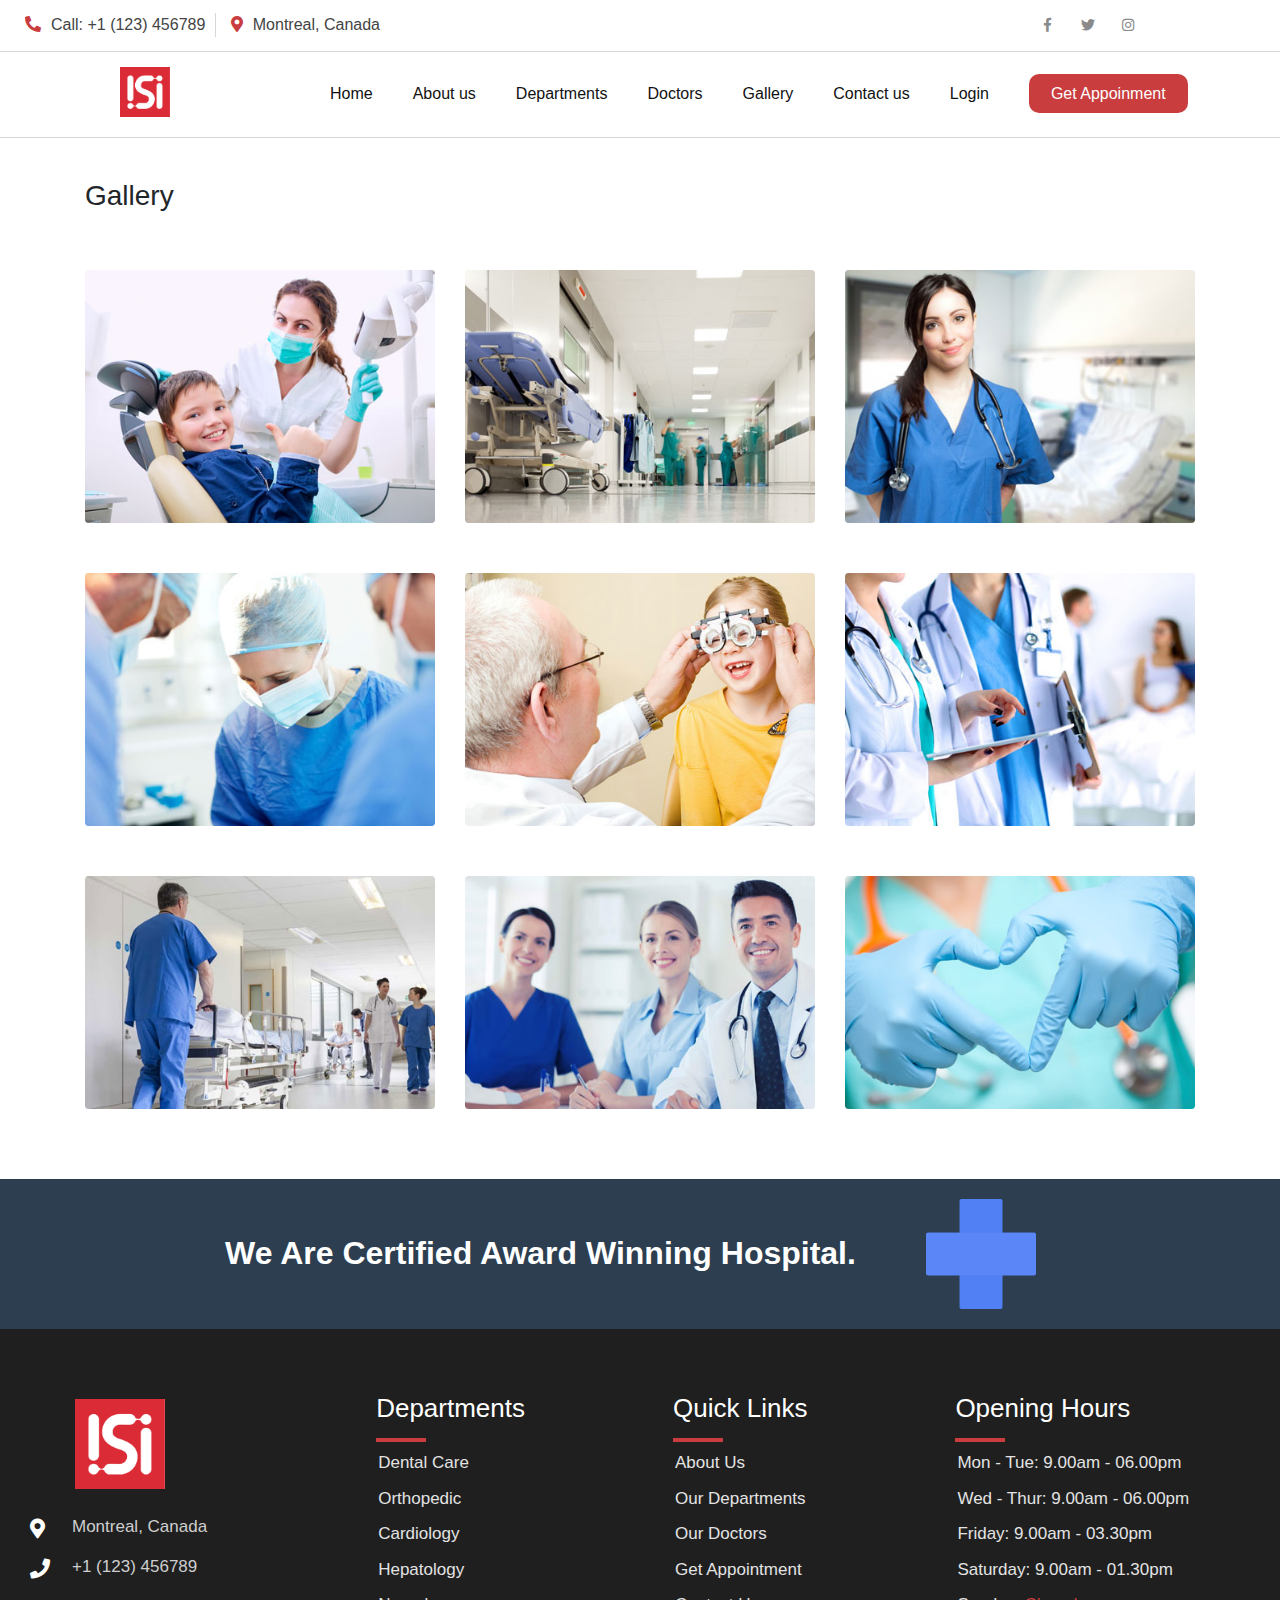
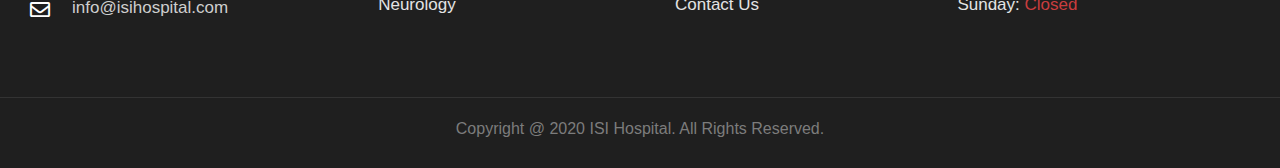
<file: gallery.html>
<!doctype html>
<html lang="en">
<head>
    <title>Gallery :: ISI Hospital</title>
    <meta charset="UTF-8">
    <meta name="viewport" content="width=device-width, initial-scale=1">
    <link rel="shortcut icon" type="image/x-icon" href="assets/img/logo.png">

    <!-- pre-loaded css -->
    <link rel="stylesheet" href="assets/css/bootstrap.min.css">
    <link rel="stylesheet" href="assets/css/fontawesome-all.min.css">
    <link rel="stylesheet" href="assets/css/magnific-popup.css">

    <!-- custom made css -->
    <link rel="stylesheet" href="assets/css/custom.css">
</head>

<body>

    <div id="wrapper" class="wrapper">

        <!-- Header Area Start Here -->
        <header>
            <div class="container">
                <div class="row">
                    <div class="col-xl-8 col-lg-12 col-md-12 col-12 headerTopbar">
                        <ul>
                            <li><i class="fas fa-phone"></i>Call: +1 (123) 456789</li>
                            <li><i class="fas fa-map-marker-alt"></i>Montreal, Canada</li>
                        </ul>
                    </div>
                    <div class="col-xl-4 d-none d-xl-block">
                        <ul class="headerTopbarSocial">
                            <li><a href="https://www.facebook.com/" target="_blank">
                                <i class="fab fa-facebook-f"></i>
                            </a></li>
                            <li><a href="https://www.twitter.com/"  target="_blank">
                                <i class="fab fa-twitter"></i>
                            </a> </li>
                            <li><a href="https://www.instagram.com/"  target="_blank">
                                <i class="fab fa-instagram"></i>
                            </a></li>
                        </ul>
                    </div>
                </div>
            </div>

            <div class="headerMenu headerMenuStyle">
                <div class="container">
                    <div class="row">
                            <a href="index.html">
                                <img src="assets/img/logo.png" alt="logo" class="mainLogo">
                            </a>
                            <div class="mainMenu">
                                <nav id="dropdown">
                                    <ul>
                                        <li>
                                            <a href="index.html">Home</a>
                                        </li>
                                        <li>
                                            <a href="aboutus.html">About us</a>
                                        </li>
                                        <li>
                                            <a href="departments.html">Departments</a>
                                        </li>
                                        <li>
                                            <a href="doctors.html">Doctors</a>
                                        </li>
                                        <li>
                                            <a href="gallery.html">Gallery</a>
                                        </li>
                                        <li>
                                            <a href="contact.html">Contact us</a>
                                        </li>
                                        <li class="loginStatus">
                                        </li>
                                        <li>
                                            <a href="getAppointment.html" class="appointmentBtn">Get Appoinment</a>
                                        </li>
                                    </ul>
                            </nav>
                        </div>
                    </div>
                </div>
            </div>
        </header>
        <!-- Header Area End Here -->

        <!-- Gallery Section Starts Here -->

        <div class="container">
            <div class="row" style="margin-top: 115px;">
                <div class="col-lg-8">
                    <div>
                        <h3>Gallery</h3>
                    </div>
                </div>
            </div>
        </div>

        <section class="gallerySection">
        <div class="container">
        <div class="row">

            <!-- Photo -->
            <div class="col-lg-4 col-md-6 col-sm-6 col-12">
            <a href="assets/img/gallery/image1.jpg" class="galleryImage">
                <div class="galleryImageBox">
                    <img src="assets/img/gallery/image1.jpg" alt="gallery">
                    <div class="boxContent">
                        <h3 class="imageTitle">Dental Care</h3>
                    </div>
                </div>
            </a>
            </div>

            <!-- Photo -->
            <div class="col-lg-4 col-md-6 col-sm-6 col-12">
            <a href="assets/img/gallery/image2.jpg" class="galleryImage">
                <div class="galleryImageBox">
                    <img src="assets/img/gallery/image2.jpg" alt="gallery">
                    <div class="boxContent">
                        <h3 class="imageTitle">Medicine</h3>
                    </div>
                </div>
            </a>
            </div>

            <!-- Photo -->
            <div class="col-lg-4 col-md-6 col-sm-6 col-12">
            <a href="assets/img/gallery/image3.jpg" class="galleryImage">
                <div class="galleryImageBox">
                    <img src="assets/img/gallery/image3.jpg" alt="gallery">
                    <div class="boxContent">
                        <h3 class="imageTitle">ICU Beds</h3>
                    </div>
                </div>
            </a>
            </div>

            <!-- Photo -->
            <div class="col-lg-4 col-md-6 col-sm-6 col-12">
            <a href="assets/img/gallery/image4.jpg" class="galleryImage">
                <div class="galleryImageBox">
                    <img src="assets/img/gallery/image4.jpg" alt="gallery">
                    <div class="boxContent">
                        <h3 class="imageTitle">Operation Theatres</h3>
                    </div>
                </div>
            </a> 
            </div>

            <!-- Photo -->
            <div class="col-lg-4 col-md-6 col-sm-6 col-12">
            <a href="assets/img/gallery/image5.jpg" class="galleryImage">
                <div class="galleryImageBox">
                    <img src="assets/img/gallery/image5.jpg" alt="gallery">
                    <div class="boxContent">
                        <h3 class="imageTitle">LASIK Vision Correction Treatment</h3>
                    </div>
                </div>
            </a>
            </div>

            <!-- Photo -->
            <div class="col-lg-4 col-md-6 col-sm-6 col-12">
            <a href="assets/img/gallery/image6.jpg" class="galleryImage">
                <div class="galleryImageBox">
                    <img src="assets/img/gallery/image6.jpg" alt="gallery">
                    <div class="boxContent">
                        <h3 class="imageTitle">Exclusive Dialysis Unit</h3>
                    </div>
                </div>
            </a>
            </div>

            <!-- Photo -->
            <div class="col-lg-4 col-md-6 col-sm-6 col-12">
            <a href="assets/img/gallery/image7.jpg" class="galleryImage">
                <div class="galleryImageBox">
                    <img src="assets/img/gallery/image7.jpg" alt="gallery">
                    <div class="boxContent">
                        <h3 class="imageTitle">Emergency Care</h3>
                    </div>
                </div>
            </a>
            </div>

            <!-- Photo -->
            <div class="col-lg-4 col-md-6 col-sm-6 col-12">
            <a href="assets/img/gallery/image8.jpg" class="galleryImage">
            <div class="galleryImageBox">
                <img src="assets/img/gallery/image8.jpg" alt="gallery">
                <div class="boxContent">
                    <h3 class="imageTitle">Experienced Doctors</h3>
                </div>
            </div>
            </a>
            </div>

            <!-- Photo -->
            <div class="col-lg-4 col-md-6 col-sm-6 col-12">
            <a href="assets/img/gallery/image9.jpg" class="galleryImage">
                <div class="galleryImageBox">
                    <img src="assets/img/gallery/image9.jpg" alt="gallery">
                    <div class="boxContent">
                        <h3 class="imageTitle">We Love You</h3>
                    </div>
                </div>
            </a>
            </div>

        </div>
        </div>
        </section>

        <!-- Gallery Section Ends Here -->

        <!-- banner section start here-->
        <section class="aboutBannerSection">
        <div class="container">
        <div class="row">
            <div class="aboutBannerBody">
                <h2 class="item-title">We Are Certified Award Winning Hospital.</h2>
            </div>
            <div class="aboutBannerImage">
                <img src="assets/img/bottomImage.png" alt="brand">
            </div>
        </div>
        </div>
        </section>
        <!-- banner section end here-->

        <!-- Footer Area Start Here -->
        <footer>
            <section class="footer">
                <div class="container">
                    <div class="row">
                        
                        <!-- About Hospital -->
                        <div class="footerBody sectionOne">
                            <div class="footerLogoSection">
                                <img src="assets/img/logo.png" alt="logo" class="img-fluid footerLogo">
                            </div>
                            <div class="footerContactPart">
                                <ul style="list-style-type: none;">
                                    <li><i class="fas fa-map-marker-alt"></i>Montreal, Canada</li>
                                    <li><i class="fas fa-phone"></i>+1 (123) 456789</li>
                                    <li><i class="far fa-envelope"></i>info@isihospital.com</li>
                                </ul>
                            </div>
                        </div>

                        <!-- Our Departments -->
                        <div class="footerBody sectionTwo">
                        <div class="footerLogoSection">
                        <div class="footerHeader">
                            <h3>Departments</h3>
                        </div>
                        <div class="footerDepartments">
                            <ul>
                                <li><a href="departments.html">Dental Care</a></li>
                                <li><a href="departments.html">Orthopedic</a></li>
                                <li><a href="departments.html">Cardiology</a></li>
                                <li><a href="departments.html">Hepatology</a></li>
                                <li><a href="departments.html">Neurology</a></li>
                            </ul>
                        </div>
                        </div>
                        </div>

                        <!-- Page Links -->
                        <div class="footerBody sectionThree">
                        <div class="footerLogoSection">
                        <div class="footerHeader">
                        <h3>Quick Links</h3>
                        </div>
                        <div class="footerDepartments">
                        <ul>
                            <li><a href="aboutus.html">About Us</a></li>
                            <li><a href="departments.html">Our Departments</a></li>
                            <li><a href="doctors.html">Our Doctors</a></li>
                            <li><a href="getAppointment.html">Get Appointment</a></li>
                            <li><a href="contact.html">Contact Us</a></li>
                        </ul>
                        </div>
                        </div>
                        </div>

                        <!-- Opening hours -->
                        <div class="footerBody">
                        <div class="footerLogoSection">
                        <div class="footerHeader">
                            <h3>Opening Hours</h3>
                        </div>
                        <div class="openingHours">
                            <ul>
                                <li>Mon - Tue: 9.00am - 06.00pm</li>
                                <li>Wed - Thur: 9.00am - 06.00pm</li>
                                <li>Friday: 9.00am - 03.30pm</li>
                                <li>Saturday: 9.00am - 01.30pm</li>
                                <li>Sunday:<span> Closed</span></li>
                            </ul>
                        </div>
                        </div>
                        </div>

                        <!-- add more footer content if you want -->

                    </div>
                </div>
            </section>
            <section class="footerBottom">
                <h6>Copyright @ 2020 ISI Hospital. All Rights Reserved.</h6>
            </section>
        </footer>
        <!-- Footer Area End Here -->
        
    </div>

    <!-- pre-loaded js -->
    <script src="assets/js/jquery-2.2.4.min.js"></script>
    <script src="assets/js/bootstrap.min.js"></script>

    <!-- Custom Js -->
    <script src="assets/js/custom.js"></script>
    <script src="assets/js/jquery.magnific-popup.min.js"></script>
    <script>
        $('.galleryImage').magnificPopup({
            type: 'image',
            gallery: {
                enabled:true,
            },
            callbacks: {
                lazyLoad: function(item) {
                    console.log(item); 
                }
            }
        });
    </script>

</body>
</html>
</file>
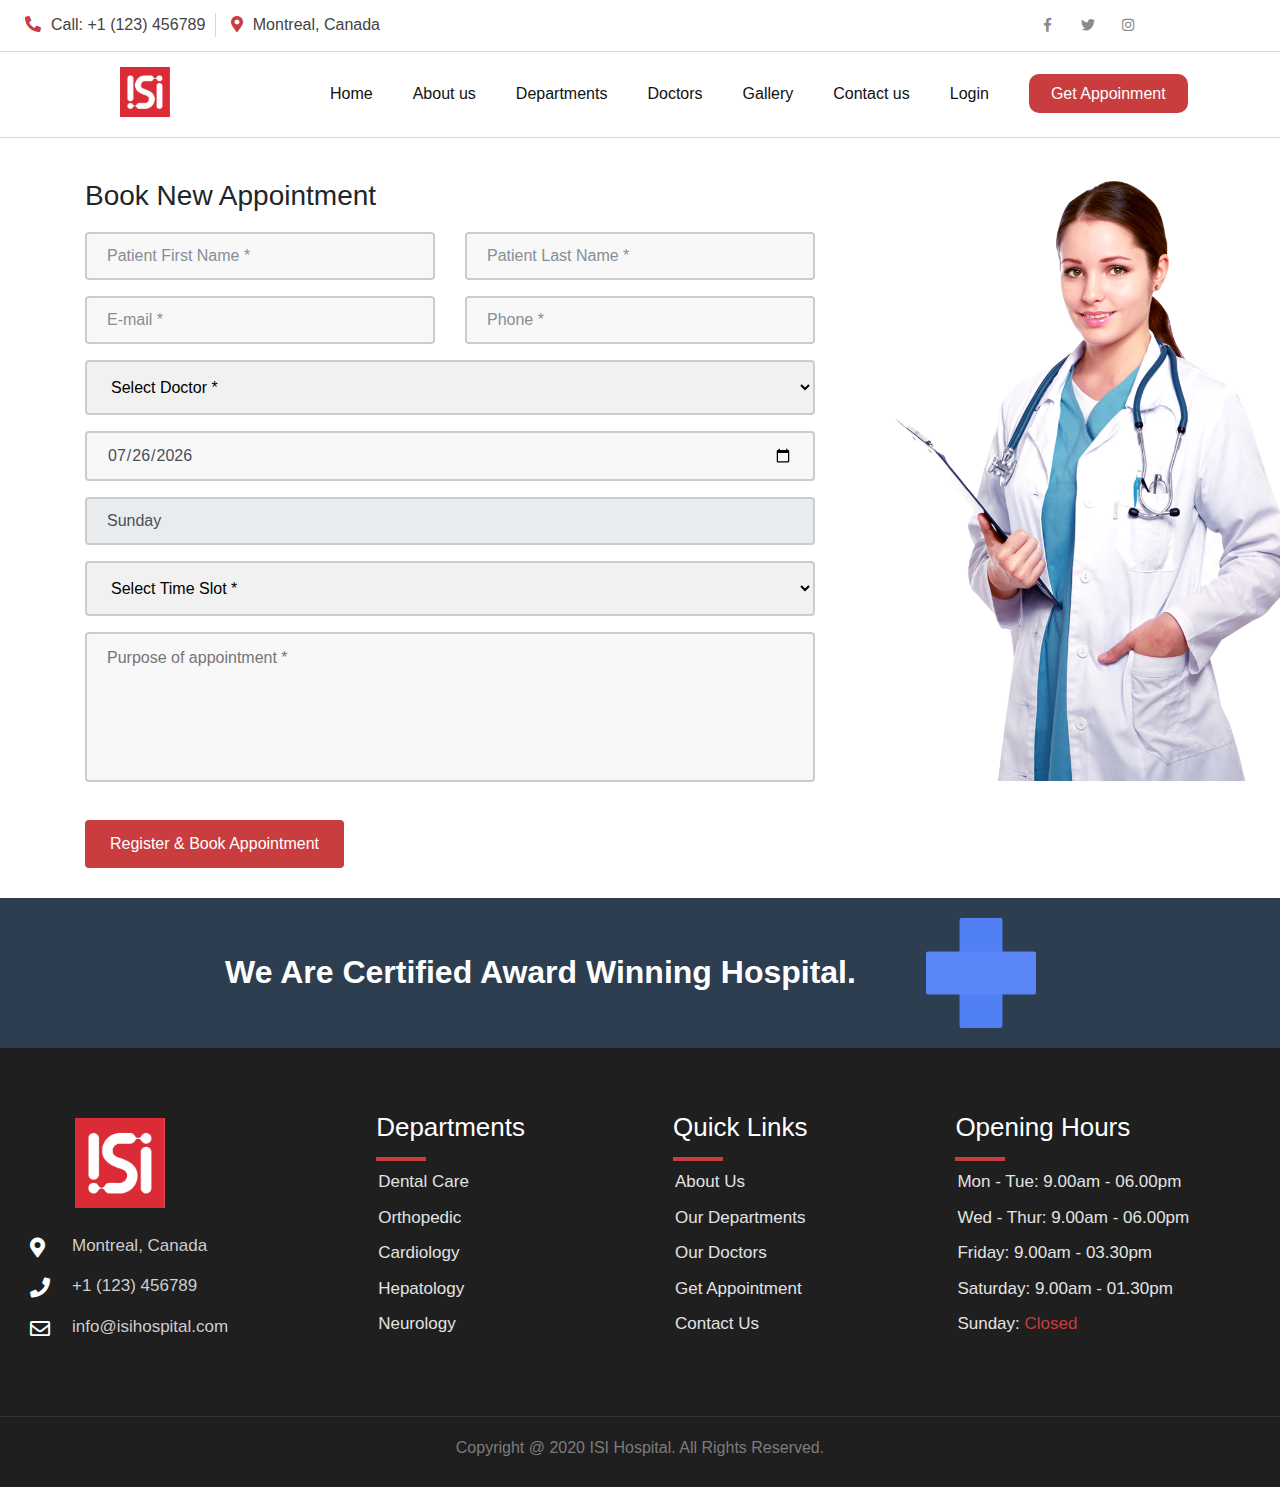
<file: getAppointment.html>
<!doctype html>
<html lang="en">
<head>
    <title>Get Appointment :: ISI Hospital</title>
    <meta charset="UTF-8">
    <meta name="viewport" content="width=device-width, initial-scale=1">
    <link rel="shortcut icon" type="image/x-icon" href="assets/img/logo.png">

    <!-- pre-loaded css -->
    <link rel="stylesheet" href="assets/css/bootstrap.min.css">
    <link rel="stylesheet" href="assets/css/fontawesome-all.min.css">

    <!-- custom made css -->
    <link rel="stylesheet" href="assets/css/custom.css">
</head>

<body>

    <div id="wrapper" class="wrapper">

        <!-- Header Area Start Here -->
        <header>
            <div class="container">
                <div class="row">
                    <div class="col-xl-8 col-lg-12 col-md-12 col-12 headerTopbar">
                        <ul>
                            <li><i class="fas fa-phone"></i>Call: +1 (123) 456789</li>
                            <li><i class="fas fa-map-marker-alt"></i>Montreal, Canada</li>
                        </ul>
                    </div>
                    <div class="col-xl-4 d-none d-xl-block">
                        <ul class="headerTopbarSocial">
                            <li><a href="https://www.facebook.com/" target="_blank">
                                <i class="fab fa-facebook-f"></i>
                            </a></li>
                            <li><a href="https://www.twitter.com/"  target="_blank">
                                <i class="fab fa-twitter"></i>
                            </a> </li>
                            <li><a href="https://www.instagram.com/"  target="_blank">
                                <i class="fab fa-instagram"></i>
                            </a></li>
                        </ul>
                    </div>
                </div>
            </div>

             <div class="headerMenu headerMenuStyle">
                <div class="container">
                    <div class="row">
                            <a href="index.html">
                                <img src="assets/img/logo.png" alt="logo" class="mainLogo">
                            </a>
                            <div class="mainMenu">
                                <nav id="dropdown">
                                    <ul>
                                        <li>
                                            <a href="index.html">Home</a>
                                        </li>
                                        <li>
                                            <a href="aboutus.html">About us</a>
                                        </li>
                                        <li>
                                            <a href="departments.html">Departments</a>
                                        </li>
                                        <li>
                                            <a href="doctors.html">Doctors</a>
                                        </li>
                                        <li>
                                            <a href="gallery.html">Gallery</a>
                                        </li>
                                        <li>
                                            <a href="contact.html">Contact us</a>
                                        </li>
                                        <li class="loginStatus">
                                        </li>
                                        <li>
                                            <a href="getAppointment.html" class="appointmentBtn">Get Appoinment</a>
                                        </li>
                                    </ul>
                            </nav>
                        </div>
                    </div>
                </div>
            </div>
        </header>
        <!-- Header Area End Here -->

        <!-- Appointment Area Start Here -->
        <div class="container">
            <div class="row" style="margin-top: 115px;">
                <div class="col-lg-8">
                    <div>
                        <h3 style="margin-bottom: 20px;">Book New Appointment</h3>
                        <form onsubmit="bookAppointment();return false;" method="post">
                            <div class="row">

                                <div class="col-md-6 form-group">
                                    <input type="text" placeholder="Patient First Name *" class="form-control textBox" name="fName" id="fName" required>
                                </div>

                                <div class="col-md-6 form-group">
                                    <input type="text" placeholder="Patient Last Name *" class="form-control textBox" name="lName" id="lName" required>
                                </div>

                                <div class="col-md-6 form-group emailField">
                                    <input type="email" placeholder="E-mail *" class="form-control textBox" name="email" id="email" required>
                                </div>

                                <div class="col-md-6 form-group phoneField">
                                    <input type="text" placeholder="Phone *" class="form-control textBox" name="phone" id="phone" required>
                                </div>

                                <div class="col-12 form-group">
                                    <select class="select doctorsList" name="doctor" id="doctor" required>
                                        <option value="">Select Doctor *</option>
                                    </select>
                                </div>

                                <div class="col-md-12 form-group">
                                    <input type="date" class="form-control textBox" name="date" id="date" required>
                                </div>

                                <div class="col-md-12 form-group">
                                    <input type="text" class="form-control textBox" placeholder="Day of Appointment" name="day" id="day" required disabled>
                                </div>

                                <div class="col-md-12 form-group">
                                    <select class="select" name="time" id="time" required>
                                        <option value="">Select Time Slot *</option>
                                        <option value="1">Slot 1: 8:00am to 10:00am</option>
                                        <option value="2">Slot 2: 10:00am to 12:00pm</option>
                                        <option value="3">Slot 3: 12:00pm to 02:00pm</option>
                                        <option value="4">Slot 4: 02:00pm to 04:00pm</option>
                                        <option value="5">Slot 5: 04:00pm to 06:00pm</option>
                                        <option value="6">Slot 6: 06:00pm to 08:00pm</option>
                                    </select>
                                </div>

                                <div class="col-12 form-group">
                                    <textarea placeholder="Purpose of appointment *" name="message" id="purpose" rows="7" cols="20" required></textarea>
                                </div>

                                <div class="col-12 form-group" style="margin-bottom: 30px;">
                                    <button type="submit" class="item-btn buttonName">Register & Book Appointment</button>
                                </div>

                            </div>
                        </form>
                    </div>
                </div>
                <div class="col-lg-4 appointmentImage">
                    <img src="assets/img/image6.png" alt="" />
                </div>
            </div>
        </div>
    <!-- Appointment Area End Here -->

     <!-- banner section start here-->
     <section class="aboutBannerSection">
        <div class="container">
        <div class="row">
            <div class="aboutBannerBody">
                <h2 class="item-title">We Are Certified Award Winning Hospital.</h2>
            </div>
            <div class="aboutBannerImage">
                <img src="assets/img/bottomImage.png" alt="brand">
            </div>
        </div>
        </div>
        </section>
        <!-- banner section end here-->

        <!-- Footer Area Start Here -->
        <footer>
            <section class="footer">
                <div class="container">
                    <div class="row">
                        
                        <!-- About Hospital -->
                        <div class="footerBody sectionOne">
                            <div class="footerLogoSection">
                                <img src="assets/img/logo.png" alt="logo" class="img-fluid footerLogo">
                            </div>
                            <div class="footerContactPart">
                                <ul style="list-style-type: none;">
                                    <li><i class="fas fa-map-marker-alt"></i>Montreal, Canada</li>
                                    <li><i class="fas fa-phone"></i>+1 (123) 456789</li>
                                    <li><i class="far fa-envelope"></i>info@isihospital.com</li>
                                </ul>
                            </div>
                        </div>

                        <!-- Our Departments -->
                        <div class="footerBody sectionTwo">
                        <div class="footerLogoSection">
                        <div class="footerHeader">
                            <h3>Departments</h3>
                        </div>
                        <div class="footerDepartments">
                            <ul>
                                <li><a href="departments.html">Dental Care</a></li>
                                <li><a href="departments.html">Orthopedic</a></li>
                                <li><a href="departments.html">Cardiology</a></li>
                                <li><a href="departments.html">Hepatology</a></li>
                                <li><a href="departments.html">Neurology</a></li>
                            </ul>
                        </div>
                        </div>
                        </div>

                        <!-- Page Links -->
                        <div class="footerBody sectionThree">
                        <div class="footerLogoSection">
                        <div class="footerHeader">
                        <h3>Quick Links</h3>
                        </div>
                        <div class="footerDepartments">
                        <ul>
                            <li><a href="aboutus.html">About Us</a></li>
                            <li><a href="departments.html">Our Departments</a></li>
                            <li><a href="doctors.html">Our Doctors</a></li>
                            <li><a href="getAppointment.html">Get Appointment</a></li>
                            <li><a href="contact.html">Contact Us</a></li>
                        </ul>
                        </div>
                        </div>
                        </div>

                        <!-- Opening hours -->
                        <div class="footerBody">
                        <div class="footerLogoSection">
                        <div class="footerHeader">
                            <h3>Opening Hours</h3>
                        </div>
                        <div class="openingHours">
                            <ul>
                                <li>Mon - Tue: 9.00am - 06.00pm</li>
                                <li>Wed - Thur: 9.00am - 06.00pm</li>
                                <li>Friday: 9.00am - 03.30pm</li>
                                <li>Saturday: 9.00am - 01.30pm</li>
                                <li>Sunday:<span> Closed</span></li>
                            </ul>
                        </div>
                        </div>
                        </div>

                        <!-- add more footer content if you want -->

                    </div>
                </div>
            </section>
            <section class="footerBottom">
                <h6>Copyright @ 2020 ISI Hospital. All Rights Reserved.</h6>
            </section>
        </footer>
        <!-- Footer Area End Here -->
        
    </div>

    <!-- pre-loaded js -->
    <script src="assets/js/jquery-2.2.4.min.js"></script>
    <script src="assets/js/bootstrap.min.js"></script>

    <!-- Custom Js -->
    <script src="assets/js/custom.js"></script>

    <!-- Custom JS -->
    <script>
        //Hiding Email,Phone Fields from Form if user logged in
        var status = localStorage.getItem("hasLoggedIn");
        if(status == 1){
            $('.emailField').css('display', 'none');
            $('.phoneField').css('display', 'none');
            document.getElementsByClassName('buttonName')[0].innerHTML = "Book Appointment";

            var allMNos = localStorage.getItem('patientMNo').split(",");
            var allEmails = localStorage.getItem('patientUsername').split(",");
            var userID = localStorage.getItem("loginID");

            for(var i = 0; i < allMNos.length; i++){
                if(allEmails[i] == userID){
                    //setting current user email, phone
                    document.getElementById('email').value = userID;
                    document.getElementById('phone').value = allMNos[i];
                    break;
                } 
            }
        }

        //getting doctors data from local storage
        var allNames = localStorage.getItem('docName').split(",");
        var allSpeciality = localStorage.getItem('docSpeciality').split(",");
        var currentDate = new Date();

        //weekday 
        var weekday = new Array(7);
        weekday[0] = "Sunday";
        weekday[1] = "Monday";
        weekday[2] = "Tuesday";
        weekday[3] = "Wednesday";
        weekday[4] = "Thursday";
        weekday[5] = "Friday";
        weekday[6] = "Saturday";

        //setting current date as value and min also
        document.getElementById('date').valueAsDate = currentDate;
        document.getElementById('date').min = document.getElementById('date').value;
        document.getElementById('day').value = weekday[currentDate.getDay()];

        $( "#date" ).change(() => {
            var selectedDate = document.getElementById('date').valueAsDate;
            document.getElementById('day').value = weekday[selectedDate.getDay()];
        });

        for(var i = 0; i < allNames.length; i++){
            $('.doctorsList').append(
                '<option value="'+i+'">'+allNames[i] +' - '+ allSpeciality[i] +'</option>'
            );
        }
    </script>
    <script>
        //getting login status 
        var status = localStorage.getItem("hasLoggedIn");

        function bookAppointment(){
            //getting all the data from form
            var fName = document.getElementById('fName').value;
            var lName = document.getElementById('lName').value;
            var email = document.getElementById('email').value;
            var phone = document.getElementById('phone').value;
            var doctor = document.getElementById('doctor').value;
            var date = document.getElementById('date').value;
            var day = document.getElementById('day').value;
            var timeSlot = document.getElementById('time').value;
            var purpose = document.getElementById('purpose').value;

            //getting current data from localStorage
            var allFNames = localStorage.getItem('personFName').split(",");
            var allLNames = localStorage.getItem('personLName').split(",");
            var allEmails = localStorage.getItem('personEmail').split(",");
            var allMobNo = localStorage.getItem('personMNo').split(",");
            var allDoctors = localStorage.getItem('doctorID').split(",");
            var allDates = localStorage.getItem('apDate').split(",");
            var allDays = localStorage.getItem('apDay').split(",");
            var allTimeSlots = localStorage.getItem('apTime').split(",");
            var allPurpose = localStorage.getItem('apPurpose').split(",");

            //appending new values
            allFNames.push(fName);
            allLNames.push(lName);
            allEmails.push(email);
            allMobNo.push(phone);
            allDoctors.push(doctor);
            allDates.push(date);
            allDays.push(day);
            allTimeSlots.push(timeSlot);
            allPurpose.push(purpose);

            //adding to localstorage
            localStorage.setItem('personFName', allFNames);
            localStorage.setItem('personLName', allLNames);
            localStorage.setItem('personEmail', allEmails);
            localStorage.setItem('personMNo', allMobNo);
            localStorage.setItem('doctorID', allDoctors);
            localStorage.setItem('apDate', allDates);
            localStorage.setItem('apDay', allDays);
            localStorage.setItem('apTime', allTimeSlots);
            localStorage.setItem('apPurpose', allPurpose);

            //if user is not logged in, then registering user
            if(status != 1){
                regiterUser(fName, lName, email, phone);
                alert("Your account has been created & appointment has been booked. \n\nAccount Details:\nUser Email: " + email + "\nDefault Password: 5555\n\nLogin in now....");
                window.location.href = "login.html";
            }else{
                alert(fName + " " + lName + "'s appointment has been booked.\n\nRedirecting you....");
                window.location.href = "myAccount.html";
            }
        }

        function regiterUser(fName, lName, email, phone){
            var defaultPassword = "5555";
            var allFNames = localStorage.getItem('patientFName').split(",");
            var allLNames = localStorage.getItem('patientLName').split(",");
            var allEmails = localStorage.getItem('patientUsername').split(",");
            var allMobNo = localStorage.getItem('patientMNo').split(",");
            var allPass = localStorage.getItem('patientPassword').split(",");

            //Adding data in local storage
            allFNames.push(fName);
            allLNames.push(lName);
            allEmails.push(email);
            allMobNo.push(phone);
            allPass.push(defaultPassword);

            //storing data in local storage
            localStorage.setItem('patientFName', allFNames);
            localStorage.setItem('patientLName', allLNames);
            localStorage.setItem('patientUsername', allEmails);
            localStorage.setItem('patientMNo', allMobNo);
            localStorage.setItem('patientPassword', allPass);
        }
    </script>

</body>
</html>
</file>
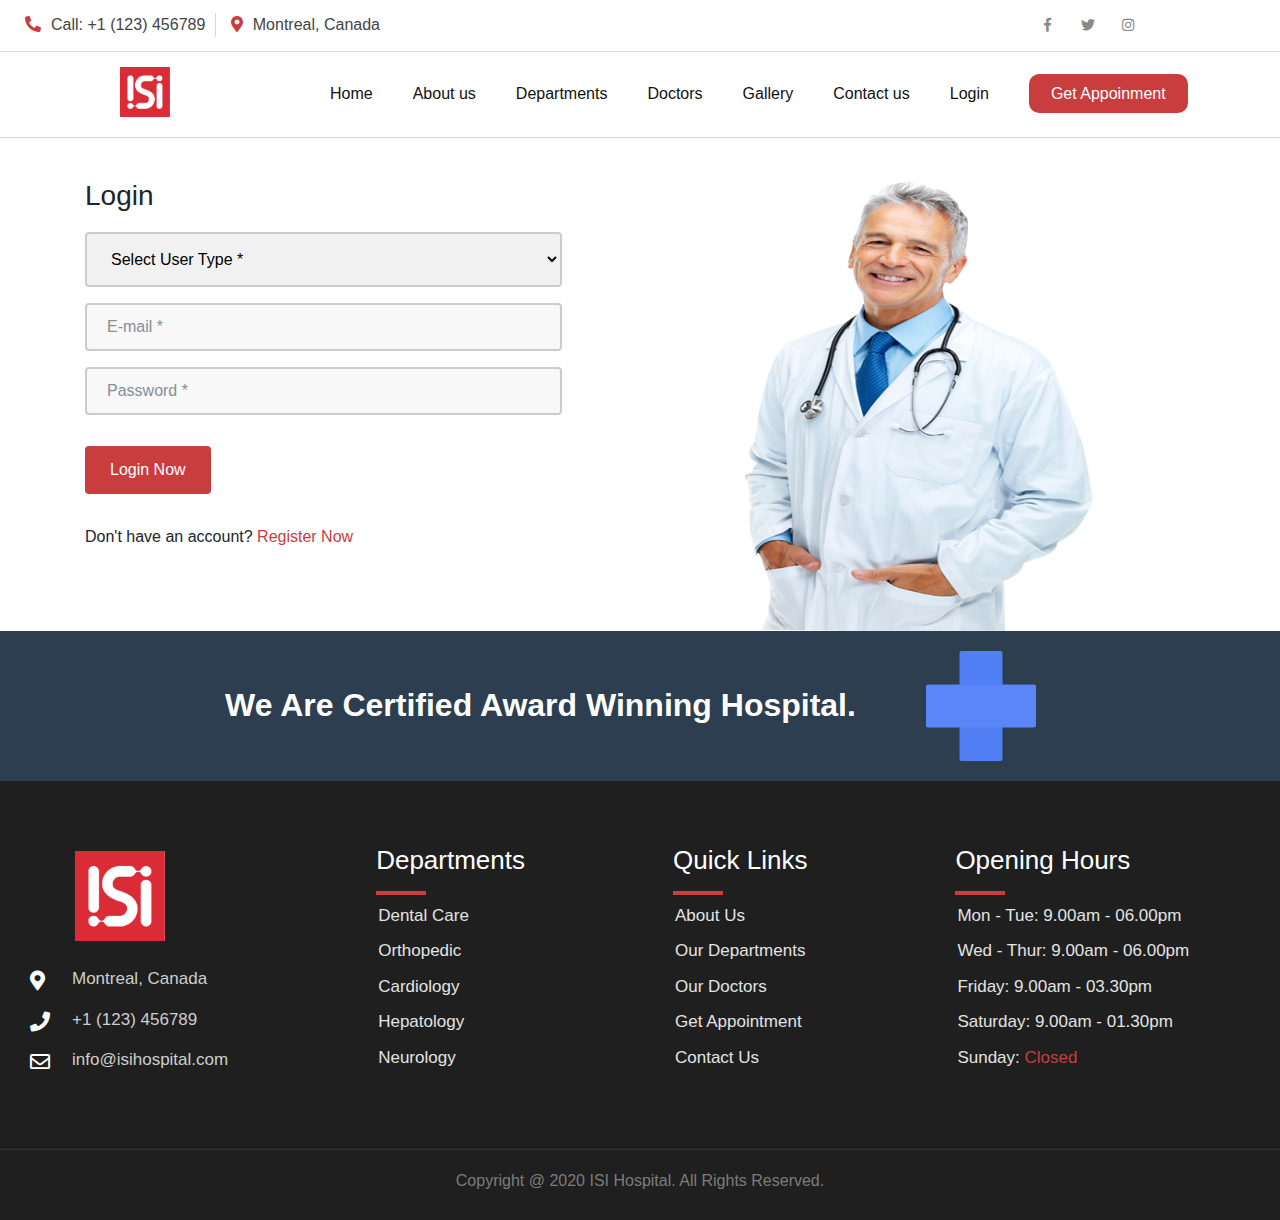
<file: login.html>
<!doctype html>
<html lang="en">
<head>
    <title>Login :: ISI Hospital</title>
    <meta charset="UTF-8">
    <meta name="viewport" content="width=device-width, initial-scale=1">
    <link rel="shortcut icon" type="image/x-icon" href="assets/img/logo.png">

    <!-- pre-loaded css -->
    <link rel="stylesheet" href="assets/css/bootstrap.min.css">
    <link rel="stylesheet" href="assets/css/fontawesome-all.min.css">

    <!-- custom made css -->
    <link rel="stylesheet" href="assets/css/custom.css">
</head>

<body>

    <div id="wrapper" class="wrapper">

        <!-- Header Area Start Here -->
        <header>
            <div class="container">
                <div class="row">
                    <div class="col-xl-8 col-lg-12 col-md-12 col-12 headerTopbar">
                        <ul>
                            <li><i class="fas fa-phone"></i>Call: +1 (123) 456789</li>
                            <li><i class="fas fa-map-marker-alt"></i>Montreal, Canada</li>
                        </ul>
                    </div>
                    <div class="col-xl-4 d-none d-xl-block">
                        <ul class="headerTopbarSocial">
                            <li><a href="https://www.facebook.com/" target="_blank">
                                <i class="fab fa-facebook-f"></i>
                            </a></li>
                            <li><a href="https://www.twitter.com/"  target="_blank">
                                <i class="fab fa-twitter"></i>
                            </a> </li>
                            <li><a href="https://www.instagram.com/"  target="_blank">
                                <i class="fab fa-instagram"></i>
                            </a></li>
                        </ul>
                    </div>
                </div>
            </div>

             <div class="headerMenu headerMenuStyle">
                <div class="container">
                    <div class="row">
                            <a href="index.html">
                                <img src="assets/img/logo.png" alt="logo" class="mainLogo">
                            </a>
                            <div class="mainMenu">
                                <nav id="dropdown">
                                    <ul>
                                        <li>
                                            <a href="index.html">Home</a>
                                        </li>
                                        <li>
                                            <a href="aboutus.html">About us</a>
                                        </li>
                                        <li>
                                            <a href="departments.html">Departments</a>
                                        </li>
                                        <li>
                                            <a href="doctors.html">Doctors</a>
                                        </li>
                                        <li>
                                            <a href="gallery.html">Gallery</a>
                                        </li>
                                        <li>
                                            <a href="contact.html">Contact us</a>
                                        </li>
                                        <li class="loginStatus">
                                        </li>
                                        <li>
                                            <a href="getAppointment.html" class="appointmentBtn">Get Appoinment</a>
                                        </li>
                                    </ul>
                            </nav>
                        </div>
                    </div>
                </div>
            </div>
        </header>
        <!-- Header Area End Here -->

        <!-- Login Area Start Here -->
        <div class="container">
            <div class="row" style="margin-top: 115px;">
                <div class="col-lg-8">
                    <div>
                        <h3 style="margin-bottom: 20px;">Login</h3>
                        <form onsubmit="loginNow();return false;" method="post">
                            <div class="row">

                                <div class="col-md-8 form-group">
                                    <select class="select" id="userType" required>
                                        <option value="">Select User Type *</option>
                                        <option value="D">Doctor</option>
                                        <option value="P">Patient</option>
                                    </select>
                                </div>

                                <div class="col-md-8 form-group">
                                    <input type="email" placeholder="E-mail *" class="form-control textBox" id="email" name="email" required>
                                </div>

                                <div class="col-md-8 form-group">
                                    <input type="password" placeholder="Password *" class="form-control textBox"  id="pass" name="nPass" required>
                                </div>

                                <div class="col-12 form-group">
                                    <button type="submit" class="item-btn">Login Now</button>
                                </div>

                                <span style="margin-left: 15px; margin-top: 15px;margin-bottom: 30px;">Don't have an account?<a href="registraion.html"  class="redirect"> Register Now</a></span>
                                
                            </div>
                        </form>
                    </div>
                </div>
                <div class="col-lg-4 loginImage">
                    <img src="assets/img/image5.png" alt="" />
                </div>
            </div>
        </div>
    <!-- Login Area End Here -->

     <!-- banner section start here-->
     <section class="aboutBannerSection">
        <div class="container">
        <div class="row">
            <div class="aboutBannerBody">
                <h2 class="item-title">We Are Certified Award Winning Hospital.</h2>
            </div>
            <div class="aboutBannerImage">
                <img src="assets/img/bottomImage.png" alt="brand">
            </div>
        </div>
        </div>
        </section>
        <!-- banner section end here-->



        <!-- Footer Area Start Here -->
        <footer>
            <section class="footer">
                <div class="container">
                    <div class="row">
                        
                        <!-- About Hospital -->
                        <div class="footerBody sectionOne">
                            <div class="footerLogoSection">
                                <img src="assets/img/logo.png" alt="logo" class="img-fluid footerLogo">
                            </div>
                            <div class="footerContactPart">
                                <ul style="list-style-type: none;">
                                    <li><i class="fas fa-map-marker-alt"></i>Montreal, Canada</li>
                                    <li><i class="fas fa-phone"></i>+1 (123) 456789</li>
                                    <li><i class="far fa-envelope"></i>info@isihospital.com</li>
                                </ul>
                            </div>
                        </div>

                        <!-- Our Departments -->
                        <div class="footerBody sectionTwo">
                        <div class="footerLogoSection">
                        <div class="footerHeader">
                            <h3>Departments</h3>
                        </div>
                        <div class="footerDepartments">
                            <ul>
                                <li><a href="departments.html">Dental Care</a></li>
                                <li><a href="departments.html">Orthopedic</a></li>
                                <li><a href="departments.html">Cardiology</a></li>
                                <li><a href="departments.html">Hepatology</a></li>
                                <li><a href="departments.html">Neurology</a></li>
                            </ul>
                        </div>
                        </div>
                        </div>

                        <!-- Page Links -->
                        <div class="footerBody sectionThree">
                        <div class="footerLogoSection">
                        <div class="footerHeader">
                        <h3>Quick Links</h3>
                        </div>
                        <div class="footerDepartments">
                        <ul>
                            <li><a href="aboutus.html">About Us</a></li>
                            <li><a href="departments.html">Our Departments</a></li>
                            <li><a href="doctors.html">Our Doctors</a></li>
                            <li><a href="getAppointment.html">Get Appointment</a></li>
                            <li><a href="contact.html">Contact Us</a></li>
                        </ul>
                        </div>
                        </div>
                        </div>

                        <!-- Opening hours -->
                        <div class="footerBody">
                        <div class="footerLogoSection">
                        <div class="footerHeader">
                            <h3>Opening Hours</h3>
                        </div>
                        <div class="openingHours">
                            <ul>
                                <li>Mon - Tue: 9.00am - 06.00pm</li>
                                <li>Wed - Thur: 9.00am - 06.00pm</li>
                                <li>Friday: 9.00am - 03.30pm</li>
                                <li>Saturday: 9.00am - 01.30pm</li>
                                <li>Sunday:<span> Closed</span></li>
                            </ul>
                        </div>
                        </div>
                        </div>

                        <!-- add more footer content if you want -->

                    </div>
                </div>
            </section>
            <section class="footerBottom">
                <h6>Copyright @ 2020 ISI Hospital. All Rights Reserved.</h6>
            </section>
        </footer>
        <!-- Footer Area End Here -->
        
    </div>

    <!-- pre-loaded js -->
    <script src="assets/js/jquery-2.2.4.min.js"></script>
    <script src="assets/js/bootstrap.min.js"></script>

    <!-- Custom Js -->
    <script src="assets/js/custom.js"></script>

    <script>
        function loginNow(){
            //gettting data from form
            var userType = document.getElementById('userType').value;
            var userEmail = document.getElementById('email').value;
            var userPass = document.getElementById('pass').value;
            var flag = false;

            if(userType == "D"){
                //getting doctors data from local storage
                var allNames = localStorage.getItem('docName').split(",");
                var allEmails = localStorage.getItem('docUsername').split(",");
                var allPass = localStorage.getItem('docPassword').split(",");

                for(var i = 0; i < allNames.length; i++){
                    if(userEmail == allEmails[i] && userPass == allPass[i]){
                        localStorage.setItem("hasLoggedIn", "1");
                        localStorage.setItem("loginID", i);
                        localStorage.setItem("loginType", "D");
                        window.location.href = "myAccount.html";
                        flag = true;
                    }
                }
                if(!flag){
                    alert("Invalid Credentials, Please try again");
                }
            }else{
                //getting patient's data from local storage
                var allFNames = localStorage.getItem('patientFName').split(",");
                var allLNames = localStorage.getItem('patientLName').split(",");
                var allEmails = localStorage.getItem('patientUsername').split(",");
                var allPass = localStorage.getItem('patientPassword').split(",");

                for(var i = 0; i < allFNames.length; i++){
                    if(userEmail == allEmails[i] && userPass == allPass[i]){
                        localStorage.setItem("hasLoggedIn", "1");
                        localStorage.setItem("loginID", allEmails[i]);
                        localStorage.setItem("loginType", "P");
                        window.location.href = "myAccount.html";
                        flag = true;
                    }
                }
                if(!flag){
                    alert("Invalid Credentials, Please try again");
                }
            }
        }   
    </script>
</body>
</html>
</file>
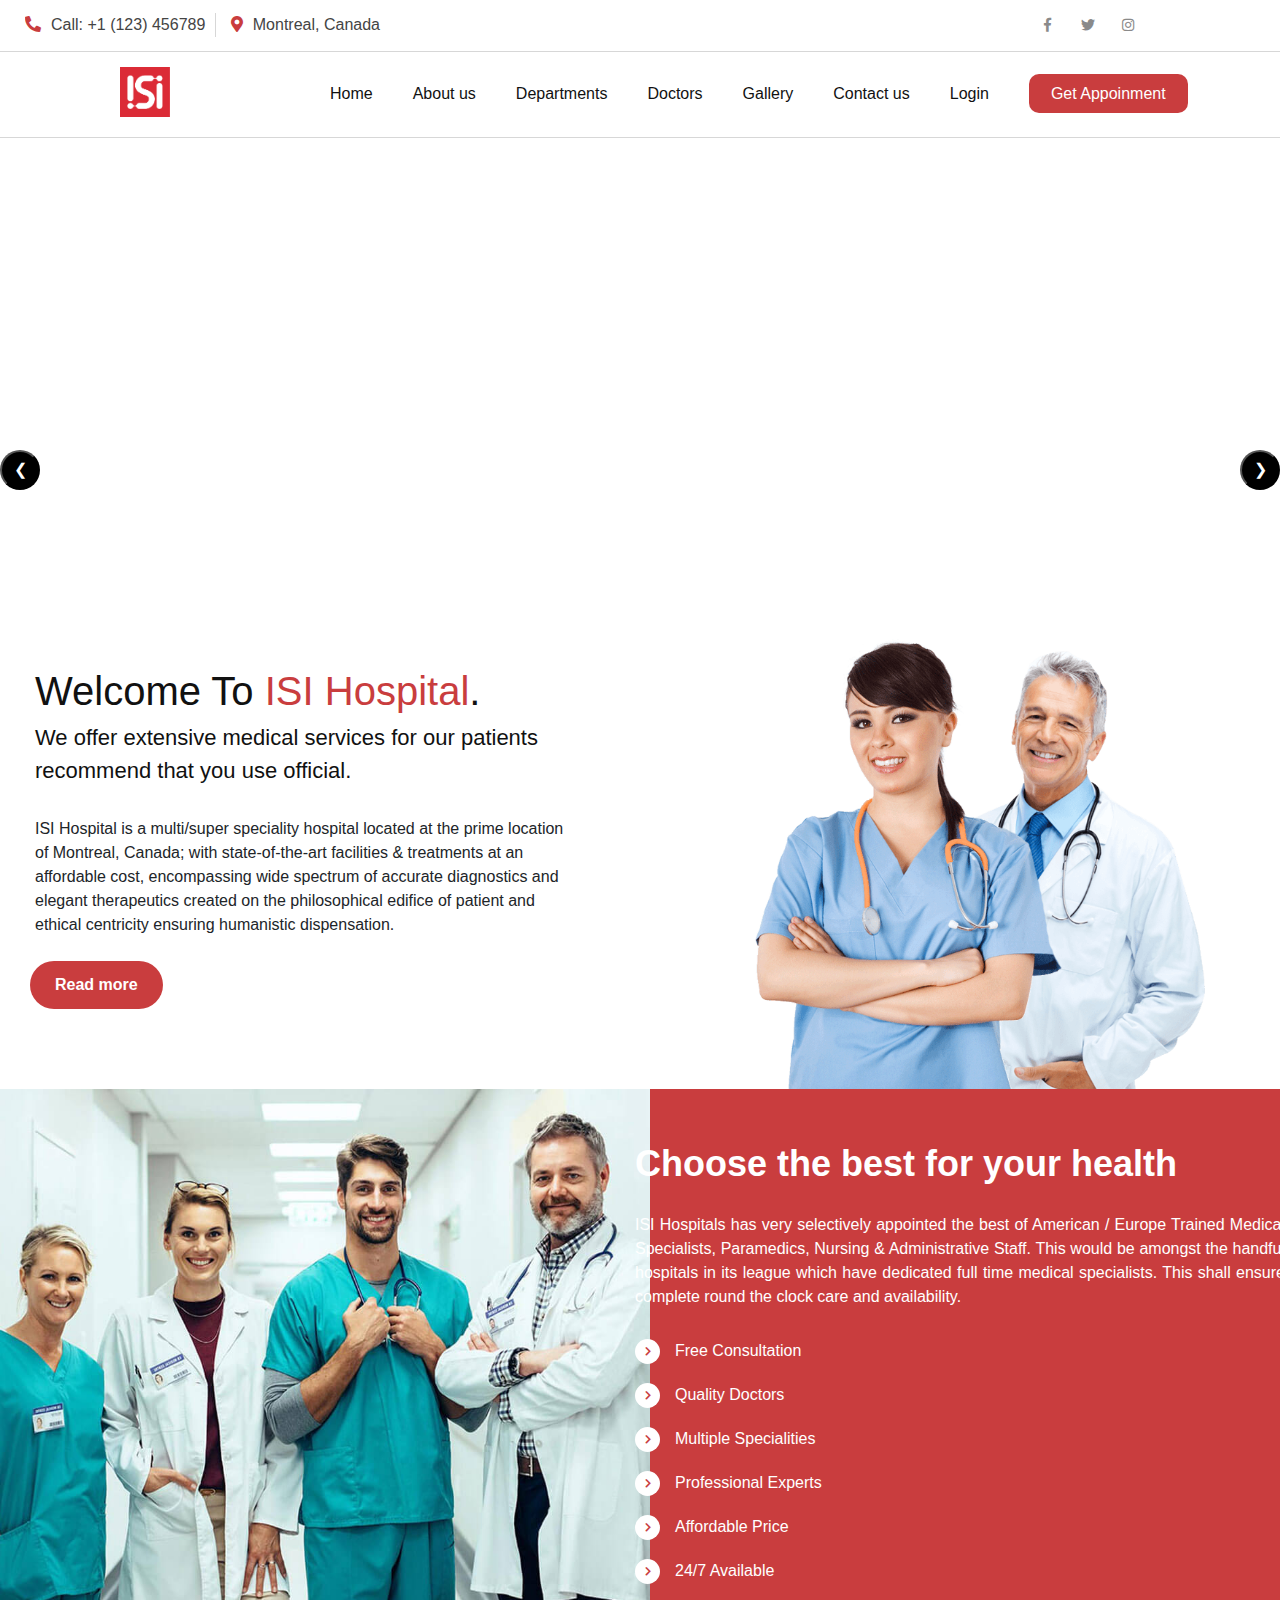
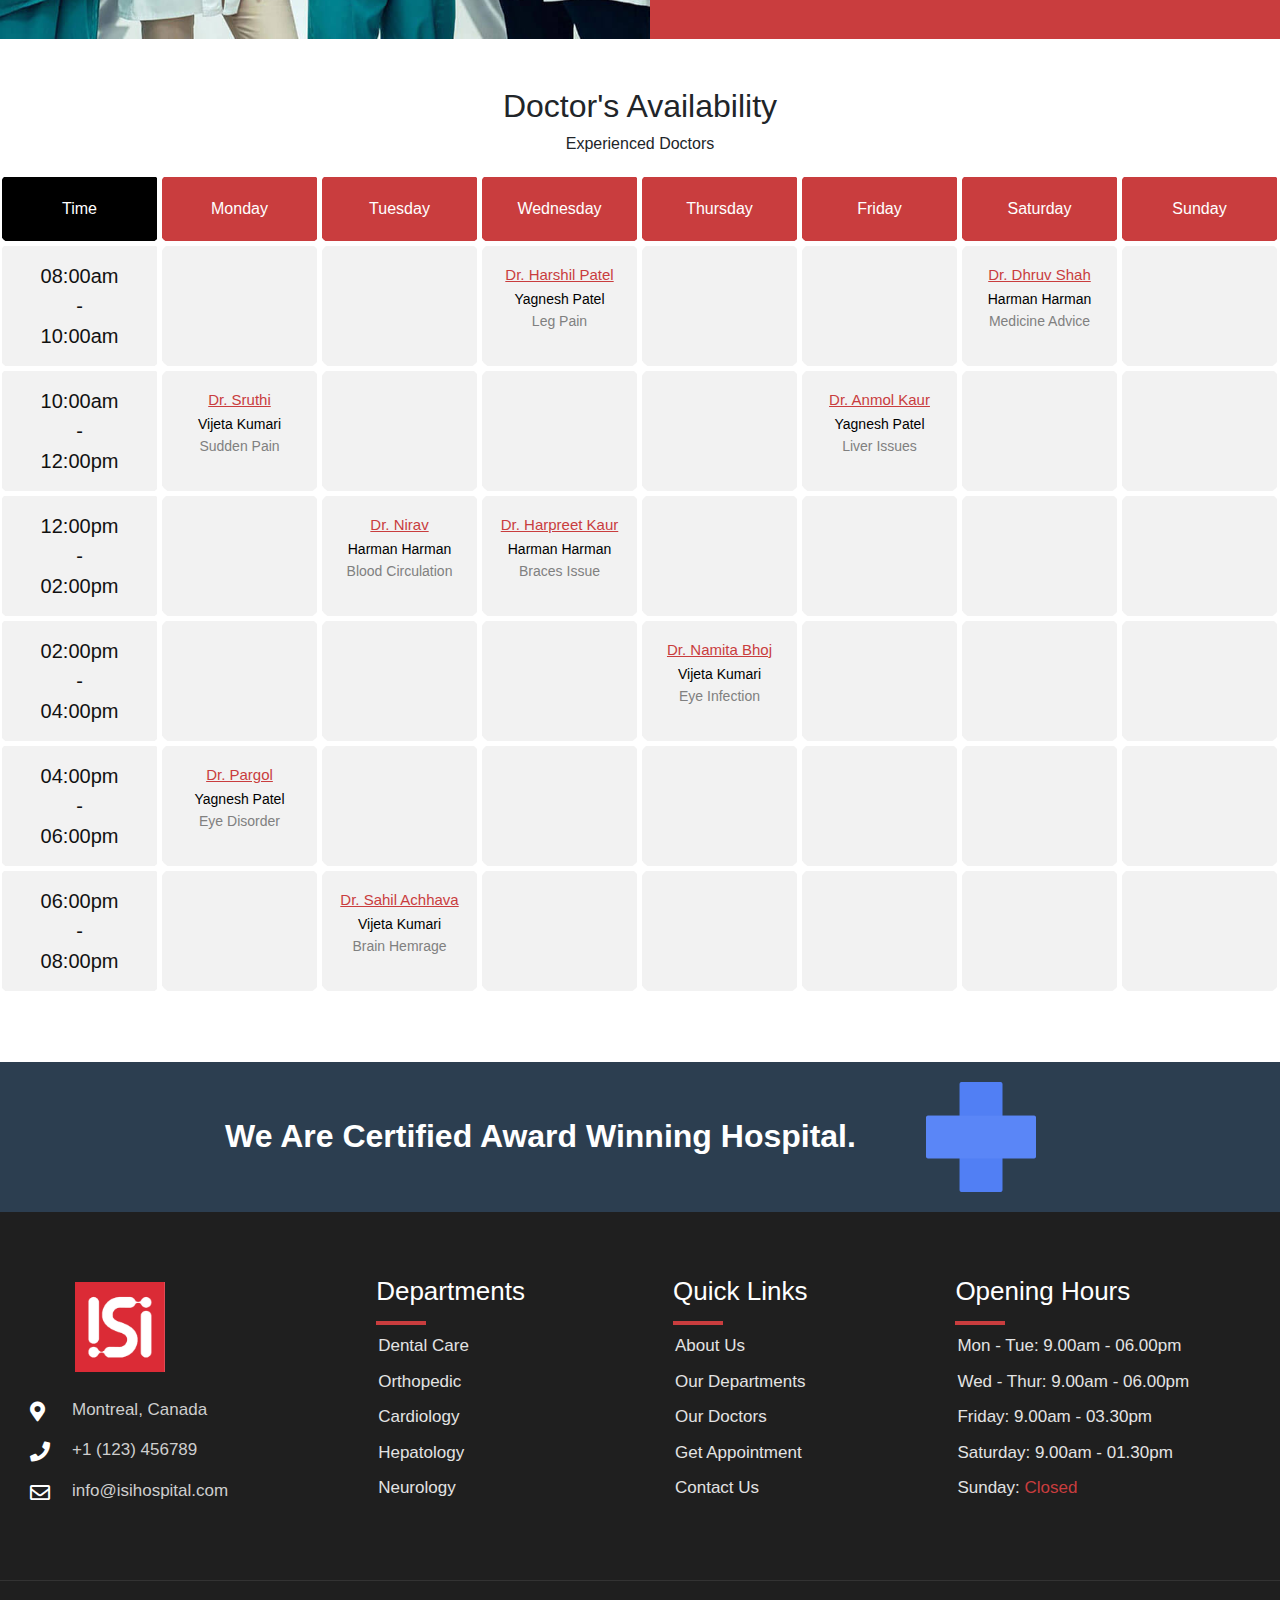
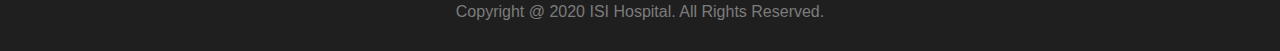
<file: myAccount.html>
<!doctype html>
<html lang="en">
<head>
    <title>Welcome to ISI Hospital</title>
    <meta charset="UTF-8">
    <meta name="viewport" content="width=device-width, initial-scale=1">
    <link rel="shortcut icon" type="image/x-icon" href="assets/img/logo.png">

    <!-- pre-loaded css -->
    <link rel="stylesheet" href="assets/css/bootstrap.min.css">
    <link rel="stylesheet" href="assets/css/fontawesome-all.min.css">

    <!-- custom made css -->
    <link rel="stylesheet" href="assets/css/custom.css">
</head>

<body>

    <div id="wrapper" class="wrapper">

        <!-- Header Area Start Here -->
        <header>
            <div class="container">
                <div class="row">
                    <div class="col-xl-8 col-lg-12 col-md-12 col-12 headerTopbar">
                        <ul>
                            <li><i class="fas fa-phone"></i>Call: +1 (123) 456789</li>
                            <li><i class="fas fa-map-marker-alt"></i>Montreal, Canada</li>
                        </ul>
                    </div>
                    <div class="col-xl-4 d-none d-xl-block">
                        <ul class="headerTopbarSocial">
                            <li><a href="https://www.facebook.com/" target="_blank">
                                <i class="fab fa-facebook-f"></i>
                            </a></li>
                            <li><a href="https://www.twitter.com/"  target="_blank">
                                <i class="fab fa-twitter"></i>
                            </a> </li>
                            <li><a href="https://www.instagram.com/"  target="_blank">
                                <i class="fab fa-instagram"></i>
                            </a></li>
                        </ul>
                    </div>
                </div>
            </div>

             <div class="headerMenu headerMenuStyle">
                <div class="container">
                    <div class="row">
                            <a href="index.html">
                                <img src="assets/img/logo.png" alt="logo" class="mainLogo">
                            </a>
                            <div class="mainMenu">
                                <nav id="dropdown">
                                    <ul>
                                        <li>
                                            <a href="index.html">Home</a>
                                        </li>
                                        <li>
                                            <a href="aboutus.html">About us</a>
                                        </li>
                                        <li>
                                            <a href="departments.html">Departments</a>
                                        </li>
                                        <li>
                                            <a href="doctors.html">Doctors</a>
                                        </li>
                                        <li>
                                            <a href="gallery.html">Gallery</a>
                                        </li>
                                        <li>
                                            <a href="contact.html">Contact us</a>
                                        </li>
                                        <li class="loginStatus">
                                        </li>
                                        <li>
                                            <a href="getAppointment.html" class="appointmentBtn">Get Appoinment</a>
                                        </li>
                                    </ul>
                            </nav>
                        </div>
                    </div>
                </div>
            </div>
        </header>
        <!-- Header Area End Here -->

       <!-- Appointment Details Section Starts Here -->

       <section class="timeScheduler">
        <div class="container myAccountAppointments">
        <div class="sectionHeading">
            <h2>My Appointments</h2>
            <p id="myAccountName"></p>
        </div>
        <div class="row">
        <div class="col-lg-12 col-md-12 col-sm-12">
        <div class="timeSchedulerBody">
            <table class="table">
                <thead>
                    <tr>
                        <th> Time </th>
                        <td> Monday</td>
                        <td> Tuesday</td>
                        <td> Wednesday</td>
                        <td> Thursday</td>
                        <td> Friday</td>
                        <td> Saturday</td>
                        <td> Sunday</td>
                    </tr>
                </thead>
                <tbody>
                    <tr class="timeSlot1">
                        <th> 08:00am <br>-<br> 10:00am </th>
                        <td class="Monday"></td>
                        <td class="Tuesday"></td>
                        <td class="Wednesday"></td>
                        <td class="Thursday"></td>
                        <td class="Friday"></td>
                        <td class="Saturday"></td>
                        <td class="Sunday"></td>
                    </tr>
                    <tr class="timeSlot2">
                        <th> 10:00am <br>-<br> 12:00pm </th>
                        <td class="Monday"></td>
                        <td class="Tuesday"></td>
                        <td class="Wednesday"></td>
                        <td class="Thursday"></td>
                        <td class="Friday"></td>
                        <td class="Saturday"></td>
                        <td class="Sunday"></td>
                    </tr>
                    <tr class="timeSlot3">
                        <th> 12:00pm <br>-<br> 02:00pm </th>
                        <td class="Monday"></td>
                        <td class="Tuesday"></td>
                        <td class="Wednesday"></td>
                        <td class="Thursday"></td>
                        <td class="Friday"></td>
                        <td class="Saturday"></td>
                        <td class="Sunday"></td>
                    </tr>
                    <tr class="timeSlot4">
                        <th> 02:00pm <br>-<br> 04:00pm </th>
                        <td class="Monday"></td>
                        <td class="Tuesday"></td>
                        <td class="Wednesday"></td>
                        <td class="Thursday"></td>
                        <td class="Friday"></td>
                        <td class="Saturday"></td>
                        <td class="Sunday"></td>
                    </tr>
                    <tr class="timeSlot5">
                        <th> 04:00pm <br>-<br> 06:00pm </th>
                        <td class="Monday"></td>
                        <td class="Tuesday"></td>
                        <td class="Wednesday"></td>
                        <td class="Thursday"></td>
                        <td class="Friday"></td>
                        <td class="Saturday"></td>
                        <td class="Sunday"></td>
                    </tr>
                    <tr class="timeSlot6">
                        <th> 06:00pm <br>-<br> 08:00pm </th>
                        <td class="Monday"></td>
                        <td class="Tuesday"></td>
                        <td class="Wednesday"></td>
                        <td class="Thursday"></td>
                        <td class="Friday"></td>
                        <td class="Saturday"></td>
                        <td class="Sunday"></td>
                    </tr>
                </tbody>
            </table>
        </div></div></div></div></section>

       <!-- Appointment Details Section Ends Here -->

       <!-- banner section start here-->
       <section class="aboutBannerSection">
        <div class="container">
        <div class="row">
            <div class="aboutBannerBody">
                <h2 class="item-title">We Are Certified Award Winning Hospital.</h2>
            </div>
            <div class="aboutBannerImage">
                <img src="assets/img/bottomImage.png" alt="brand">
            </div>
        </div>
        </div>
        </section>
        <!-- banner section end here-->

        <!-- Footer Area Start Here -->
        <footer>
            <section class="footer">
                <div class="container">
                    <div class="row">
                        
                        <!-- About Hospital -->
                        <div class="footerBody sectionOne">
                            <div class="footerLogoSection">
                                <img src="assets/img/logo.png" alt="logo" class="img-fluid footerLogo">
                            </div>
                            <div class="footerContactPart">
                                <ul style="list-style-type: none;">
                                    <li><i class="fas fa-map-marker-alt"></i>Montreal, Canada</li>
                                    <li><i class="fas fa-phone"></i>+1 (123) 456789</li>
                                    <li><i class="far fa-envelope"></i>info@isihospital.com</li>
                                </ul>
                            </div>
                        </div>

                        <!-- Our Departments -->
                        <div class="footerBody sectionTwo">
                        <div class="footerLogoSection">
                        <div class="footerHeader">
                            <h3>Departments</h3>
                        </div>
                        <div class="footerDepartments">
                            <ul>
                                <li><a href="departments.html">Dental Care</a></li>
                                <li><a href="departments.html">Orthopedic</a></li>
                                <li><a href="departments.html">Cardiology</a></li>
                                <li><a href="departments.html">Hepatology</a></li>
                                <li><a href="departments.html">Neurology</a></li>
                            </ul>
                        </div>
                        </div>
                        </div>

                        <!-- Page Links -->
                        <div class="footerBody sectionThree">
                        <div class="footerLogoSection">
                        <div class="footerHeader">
                        <h3>Quick Links</h3>
                        </div>
                        <div class="footerDepartments">
                        <ul>
                            <li><a href="aboutus.html">About Us</a></li>
                            <li><a href="departments.html">Our Departments</a></li>
                            <li><a href="doctors.html">Our Doctors</a></li>
                            <li><a href="getAppointment.html">Get Appointment</a></li>
                            <li><a href="contact.html">Contact Us</a></li>
                        </ul>
                        </div>
                        </div>
                        </div>

                        <!-- Opening hours -->
                        <div class="footerBody">
                        <div class="footerLogoSection">
                        <div class="footerHeader">
                            <h3>Opening Hours</h3>
                        </div>
                        <div class="openingHours">
                            <ul>
                                <li>Mon - Tue: 9.00am - 06.00pm</li>
                                <li>Wed - Thur: 9.00am - 06.00pm</li>
                                <li>Friday: 9.00am - 03.30pm</li>
                                <li>Saturday: 9.00am - 01.30pm</li>
                                <li>Sunday:<span> Closed</span></li>
                            </ul>
                        </div>
                        </div>
                        </div>

                        <!-- add more footer content if you want -->

                    </div>
                </div>
            </section>
            <section class="footerBottom">
                <h6>Copyright @ 2020 ISI Hospital. All Rights Reserved.</h6>
            </section>
        </footer>
        <!-- Footer Area End Here -->
        
    </div>

    <!-- pre-loaded js -->
    <script src="assets/js/jquery-2.2.4.min.js"></script>
    <script src="assets/js/bootstrap.min.js"></script>

    <!-- Custom Js -->
    <script>
        var status = localStorage.getItem("hasLoggedIn");
        if(status != 1){
            window.location.href = "index.html";
        }else{
            $('.loginStatus').empty();
            $('.mainMenu').css('margin-left', '100px');
            $('.loginStatus').append(
                '<a href="#" onclick="logOut();return false;">Logout</a>'
            );
        }

        function logOut(){
            localStorage.removeItem("hasLoggedIn");
            window.location.href = "index.html";
        }
    </script>

    <!-- Getting All Appointments -->
    <script>
        //getting appointment data from localStorage
        var allFNames = localStorage.getItem('personFName').split(",");
        var allLNames = localStorage.getItem('personLName').split(",");
        var allDoctors = localStorage.getItem('doctorID').split(",");
        var allEmails = localStorage.getItem('personEmail').split(",");
        var allDays = localStorage.getItem('apDay').split(",");
        var allTimeSlots = localStorage.getItem('apTime').split(",");
        var allPurpose = localStorage.getItem('apPurpose').split(",");

        //getting doctor name
        var allNames = localStorage.getItem('docName').split(",");

        //getting current user type
        var userType = localStorage.getItem("loginType");

        if(userType == "D"){
            //getting doctor id
            var userID = parseInt(localStorage.getItem("loginID"));

            //setting account name in table
            document.getElementById('myAccountName').innerHTML = allNames[userID];

            //setting appointments in time scheduler
            for(var i = 0; i < allFNames.length; i++)
            {
                if(userID == allDoctors[i]){
                    var timeSlot = ".timeSlot" + allTimeSlots[i];
                    $(timeSlot + " td." + allDays[i]).append(
                        '<span class="docName">'+ allNames[allDoctors[i]] +'</span><br>'+
                        '<span>'+ allFNames[i] + ' ' + allLNames[i] +'</span>'+
                        '<p>'+ allPurpose[i] +'</p>'
                    );
                }
            }
        }else{
            //getting patient email
            var userID = localStorage.getItem("loginID");

            //setting appointments in time scheduler
            for(var i = 0; i < allFNames.length; i++)
            {
                if(userID == allEmails[i]){
                    var timeSlot = ".timeSlot" + allTimeSlots[i];
                    $(timeSlot + " td." + allDays[i]).append(
                        '<span class="docName">'+ allNames[allDoctors[i]] +'</span><br>'+
                        '<span>'+ allFNames[i] + ' ' + allLNames[i] +'</span>'+
                        '<p>'+ allPurpose[i] +'</p>'
                    );

                    //setting account name in table
                    document.getElementById('myAccountName').innerHTML = "Welcome to ISI, " + allFNames[i] + " " + allLNames[i];
                }
            }
        }

    </script>
</body>
</html>
</file>
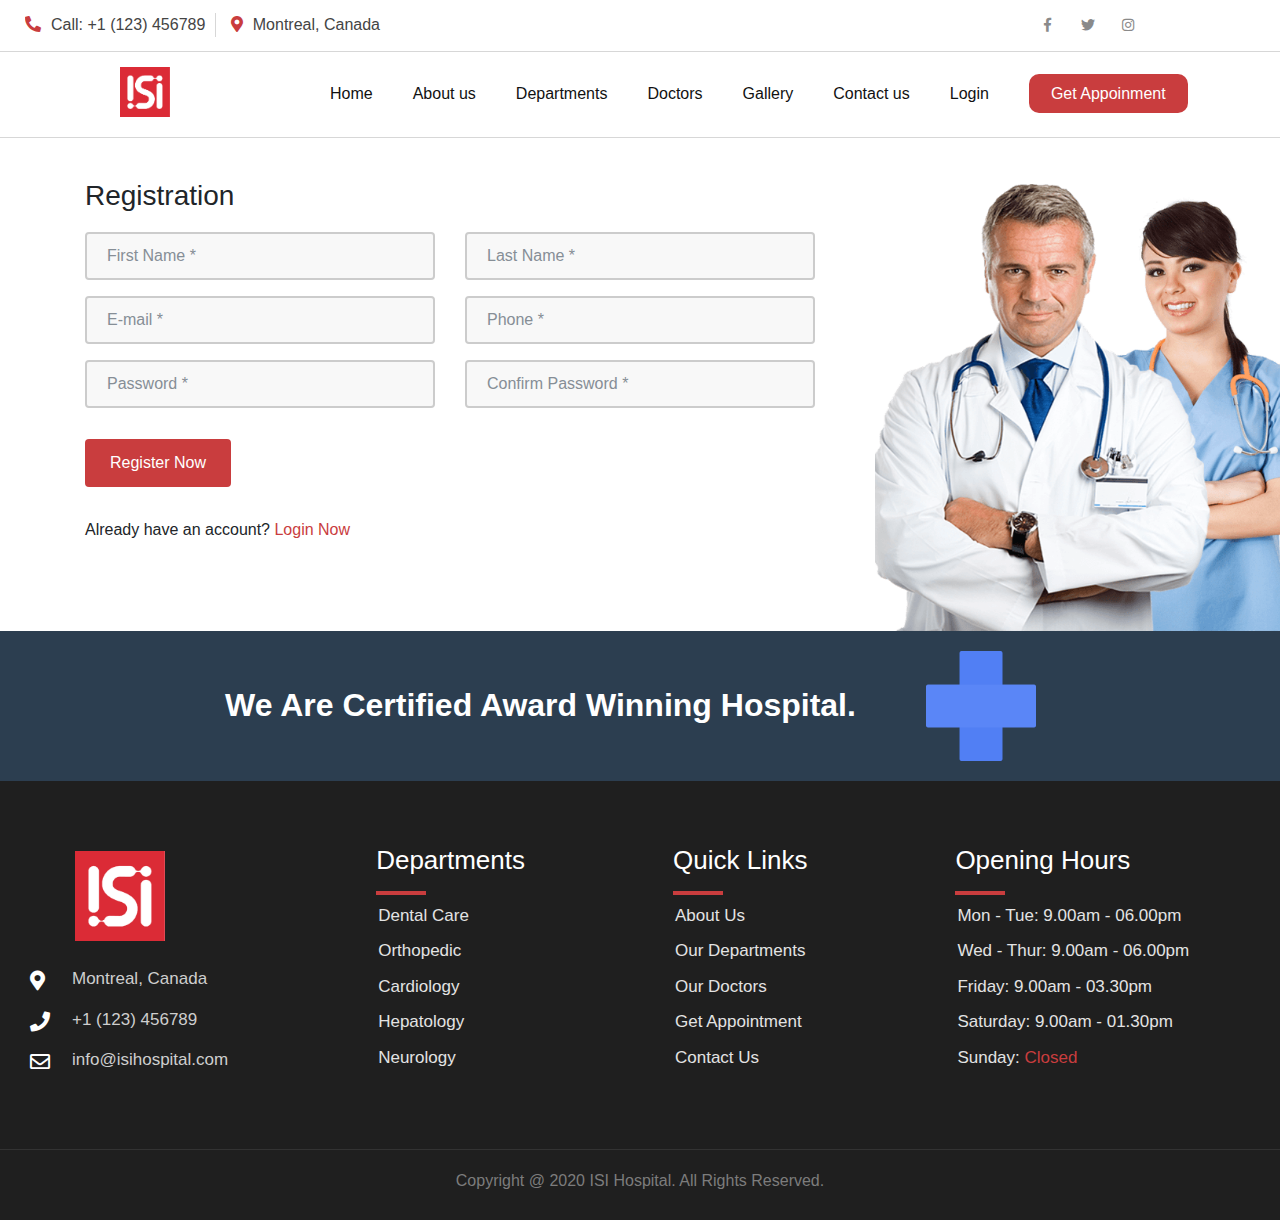
<file: registraion.html>
<!doctype html>
<html lang="en">
<head>
    <title>Registration :: ISI Hospital</title>
    <meta charset="UTF-8">
    <meta name="viewport" content="width=device-width, initial-scale=1">
    <link rel="shortcut icon" type="image/x-icon" href="assets/img/logo.png">

    <!-- pre-loaded css -->
    <link rel="stylesheet" href="assets/css/bootstrap.min.css">
    <link rel="stylesheet" href="assets/css/fontawesome-all.min.css">

    <!-- custom made css -->
    <link rel="stylesheet" href="assets/css/custom.css">
</head>

<body>

    <div id="wrapper" class="wrapper">

        <!-- Header Area Start Here -->
        <header>
            <div class="container">
                <div class="row">
                    <div class="col-xl-8 col-lg-12 col-md-12 col-12 headerTopbar">
                        <ul>
                            <li><i class="fas fa-phone"></i>Call: +1 (123) 456789</li>
                            <li><i class="fas fa-map-marker-alt"></i>Montreal, Canada</li>
                        </ul>
                    </div>
                    <div class="col-xl-4 d-none d-xl-block">
                        <ul class="headerTopbarSocial">
                            <li><a href="https://www.facebook.com/" target="_blank">
                                <i class="fab fa-facebook-f"></i>
                            </a></li>
                            <li><a href="https://www.twitter.com/"  target="_blank">
                                <i class="fab fa-twitter"></i>
                            </a> </li>
                            <li><a href="https://www.instagram.com/"  target="_blank">
                                <i class="fab fa-instagram"></i>
                            </a></li>
                        </ul>
                    </div>
                </div>
            </div>

             <div class="headerMenu headerMenuStyle">
                <div class="container">
                    <div class="row">
                            <a href="index.html">
                                <img src="assets/img/logo.png" alt="logo" class="mainLogo">
                            </a>
                            <div class="mainMenu">
                                <nav id="dropdown">
                                    <ul>
                                        <li>
                                            <a href="index.html">Home</a>
                                        </li>
                                        <li>
                                            <a href="aboutus.html">About us</a>
                                        </li>
                                        <li>
                                            <a href="departments.html">Departments</a>
                                        </li>
                                        <li>
                                            <a href="doctors.html">Doctors</a>
                                        </li>
                                        <li>
                                            <a href="gallery.html">Gallery</a>
                                        </li>
                                        <li>
                                            <a href="contact.html">Contact us</a>
                                        </li>
                                        <li class="loginStatus">
                                        </li>
                                        <li>
                                            <a href="getAppointment.html" class="appointmentBtn">Get Appoinment</a>
                                        </li>
                                    </ul>
                            </nav>
                        </div>
                    </div>
                </div>
            </div>
        </header>
        <!-- Header Area End Here -->

        <!-- Login Area Start Here -->
        <div class="container">
            <div class="row" style="margin-top: 115px;">
                <div class="col-lg-8">
                    <div>
                        <h3 style="margin-bottom: 20px;">Registration</h3>
                        <form onsubmit="registerNow(); return false;" method="post">
                            <div class="row">

                                <div class="col-md-6 form-group">
                                    <input type="text" placeholder="First Name *" class="form-control textBox" id="fName" name="fName" required>
                                </div>

                                <div class="col-md-6 form-group">
                                    <input type="text" placeholder="Last Name *" class="form-control textBox" id="lName" name="lName" required>
                                </div>

                                <div class="col-md-6 form-group">
                                    <input type="email" placeholder="E-mail *" class="form-control textBox" id="email" name="email" required>
                                </div>

                                <div class="col-md-6 form-group">
                                    <input type="text" placeholder="Phone *" class="form-control textBox" id="phone" name="phone" required>
                                </div>

                                <div class="col-md-6 form-group">
                                    <input type="password" placeholder="Password *" class="form-control textBox" id="nPass" name="nPass" required>
                                </div>

                                <div class="col-md-6 form-group">
                                    <input type="text" placeholder="Confirm Password *" class="form-control textBox" id="cPass" name="cPass" required>
                                </div>

                                <div class="col-12 form-group">
                                    <button type="submit" class="item-btn">Register Now</button>
                                </div>

                                <span style="margin-left: 15px; margin-top: 15px;margin-bottom: 30px;">Already have an account?<a href="login.html" class="redirect"> Login Now</a></span>
                                
                            </div>
                        </form>
                    </div>
                </div>
                <div class="col-lg-4 registerImage">
                    <img src="assets/img/image4.png" alt="" />
                </div>
            </div>
        </div>
    <!-- Login Area End Here -->

         <!-- banner section start here-->
       <section class="aboutBannerSection">
        <div class="container">
        <div class="row">
            <div class="aboutBannerBody">
                <h2 class="item-title">We Are Certified Award Winning Hospital.</h2>
            </div>
            <div class="aboutBannerImage">
                <img src="assets/img/bottomImage.png" alt="brand">
            </div>
        </div>
        </div>
        </section>
        <!-- banner section end here-->

        <!-- Footer Area Start Here -->
        <footer>
            <section class="footer">
                <div class="container">
                    <div class="row">
                        
                        <!-- About Hospital -->
                        <div class="footerBody sectionOne">
                            <div class="footerLogoSection">
                                <img src="assets/img/logo.png" alt="logo" class="img-fluid footerLogo">
                            </div>
                            <div class="footerContactPart">
                                <ul style="list-style-type: none;">
                                    <li><i class="fas fa-map-marker-alt"></i>Montreal, Canada</li>
                                    <li><i class="fas fa-phone"></i>+1 (123) 456789</li>
                                    <li><i class="far fa-envelope"></i>info@isihospital.com</li>
                                </ul>
                            </div>
                        </div>

                        <!-- Our Departments -->
                        <div class="footerBody sectionTwo">
                        <div class="footerLogoSection">
                        <div class="footerHeader">
                            <h3>Departments</h3>
                        </div>
                        <div class="footerDepartments">
                            <ul>
                                <li><a href="departments.html">Dental Care</a></li>
                                <li><a href="departments.html">Orthopedic</a></li>
                                <li><a href="departments.html">Cardiology</a></li>
                                <li><a href="departments.html">Hepatology</a></li>
                                <li><a href="departments.html">Neurology</a></li>
                            </ul>
                        </div>
                        </div>
                        </div>

                        <!-- Page Links -->
                        <div class="footerBody sectionThree">
                        <div class="footerLogoSection">
                        <div class="footerHeader">
                        <h3>Quick Links</h3>
                        </div>
                        <div class="footerDepartments">
                        <ul>
                            <li><a href="aboutus.html">About Us</a></li>
                            <li><a href="departments.html">Our Departments</a></li>
                            <li><a href="doctors.html">Our Doctors</a></li>
                            <li><a href="getAppointment.html">Get Appointment</a></li>
                            <li><a href="contact.html">Contact Us</a></li>
                        </ul>
                        </div>
                        </div>
                        </div>

                        <!-- Opening hours -->
                        <div class="footerBody">
                        <div class="footerLogoSection">
                        <div class="footerHeader">
                            <h3>Opening Hours</h3>
                        </div>
                        <div class="openingHours">
                            <ul>
                                <li>Mon - Tue: 9.00am - 06.00pm</li>
                                <li>Wed - Thur: 9.00am - 06.00pm</li>
                                <li>Friday: 9.00am - 03.30pm</li>
                                <li>Saturday: 9.00am - 01.30pm</li>
                                <li>Sunday:<span> Closed</span></li>
                            </ul>
                        </div>
                        </div>
                        </div>

                        <!-- add more footer content if you want -->

                    </div>
                </div>
            </section>
            <section class="footerBottom">
                <h6>Copyright @ 2020 ISI Hospital. All Rights Reserved.</h6>
            </section>
        </footer>
        <!-- Footer Area End Here -->
        
    </div>

    <!-- pre-loaded js -->
    <script src="assets/js/jquery-2.2.4.min.js"></script>
    <script src="assets/js/bootstrap.min.js"></script>

    <!-- Custom Js -->
    <script src="assets/js/custom.js"></script>

    <!-- custom css -->
    <script>
        function registerNow()
        {
            //getting all the data from form
            var fName = document.getElementById('fName').value;
            var lName = document.getElementById('lName').value;
            var email = document.getElementById('email').value;
            var phone = document.getElementById('phone').value;
            var nPass = document.getElementById('nPass').value;
            var cPass = document.getElementById('cPass').value;

            if(nPass == cPass){
                var allFNames = localStorage.getItem('patientFName').split(",");
                var allLNames = localStorage.getItem('patientLName').split(",");
                var allEmails = localStorage.getItem('patientUsername').split(",");
                var allMobNo = localStorage.getItem('patientMNo').split(",");
                var allPass = localStorage.getItem('patientPassword').split(",");

                //Adding data in local storage
                allFNames.push(fName);
                allLNames.push(lName);
                allEmails.push(email);
                allMobNo.push(phone);
                allPass.push(nPass);

                //storing data in local storage
                localStorage.setItem('patientFName', allFNames);
                localStorage.setItem('patientLName', allLNames);
                localStorage.setItem('patientUsername', allEmails);
                localStorage.setItem('patientMNo', allMobNo);
                localStorage.setItem('patientPassword', allPass);

                alert(fName + " " + lName + " has sucessfully registered");
                window.location.href = "login.html";
            }else{
                alert("Password Not Matched! Please enter again!");
                document.getElementById('nPass').value = "";
                document.getElementById('cPass').value = "";
            }
        }
    </script>

</body>
</html>
</file>
<file: assets/css/custom.css>
/* Header CSS */

.headerTopbar {
    min-height: 50px;
    margin-left: -100px;
    display: flex;
    align-items: center;
}
.headerTopbar ul li {
    font-size: 16px;
    display: inline-block;
    margin-right: 10px;
    padding-right: 10px;
    color: #444444;
    border-right: 1px solid #d7d7d7;
}
.headerTopbar ul li i {
    margin-right: 10px;
    color: #c93d3e;
}
.headerTopbar ul li:last-child {
    margin-right: 0;
    padding-right: 0;
    border-right: 0;
}
.headerTopbar ul li .fa-phone {
    transform: scaleX(-1);
}
.headerTopbarSocial {
    margin-right: -50px;
    min-height: 50px;
    display: flex;
    align-items: center;
    justify-content: flex-end;
}
.headerTopbarSocial li {
    display: inline-block;
    margin-right: 5px;
}
.headerTopbarSocial li:last-child {
    margin-right: 0;
}
.headerTopbarSocial li a {
    color: #8a8a8a;
    text-align: center;
    font-size: 14px;
    display: block;
    height: 35px;
    width: 35px;
    line-height: 35px;
    border-radius: 50%;
}
.headerTopbarSocial li a:hover {
    color: #ffffff;
    background-color: #c93d3e;
}

/* Header Menu CSS */
.mainLogo {
    width: 50px;
    height: 50px;
    margin-left: 50px;
    margin-top: 15px;
}

.headerMenu {
    border-top: 1px solid #d7d7d7;
    border-bottom: 1px solid #d7d7d7;
}

.headerMenu:after {
    clear: both;
    content: "";
    display: block;
}
.headerMenuStyle {
    position: absolute;
    top: 0;
    left: 0;
    right: 0;
    margin: 51px 0 auto;
    background-color: #ffffff;
}
ul{
    list-style-type: none;
}
#dropdown a{
    text-decoration: none;
}
.headerMenuStyle .mainMenu nav > ul {
    display: flex;
    justify-content: flex-end;
}
.headerMenuStyle .mainMenu nav > ul > li:not(:last-child) > a {
    padding: 40px 20px 39px;
    color: #111111;
}
.headerMenuStyle .mainMenu nav > ul > li:not(:last-child) > a:hover {
    color: #c93d3e;
}
.mainMenu{
    margin-top: 30px;
    margin-left: 100px;
    margin-bottom: 15px;
}

/* Footer CSS */

.footer {
    width: 100%;
    background-color: #1f1f1f;
    padding: 90px 0px 38px;
    border-bottom: 1px solid #333333;
}
.footerBody.sectionOne {
    margin-left: -80px;
    margin-right: 110px;
}
.footerBody.sectionTwo {
    margin-right: 110px;
}
.footerBody.sectionThree {
    margin-right: 110px;
}
.footerBody .footerLogoSection {
    padding-bottom: 25px;
}
.footerLogo {
    width: 90px;
    height: 90px;
    margin-left: 85px;
    margin-top: -20px;
}
.footerBody .footerContactPart {
    margin-bottom: 32px;
}
.footerBody .footerContactPart li {
    font-size: 17px;
    color: #cecece;
    margin-bottom: 15px;
    position: relative;
    padding-left: 42px;
}
.footerBody .footerContactPart li i {
    font-size: 20px;
    color: #ffffff;
    top: 5px;
    left: 0;
    position: absolute;
}
.footerBody .footerHeader {
    position: relative;
    margin-top: -25px;
    margin-left: 38px;
}
.footerBody .footerHeader:after {
    content: "";
    width: 50px;
    height: 4px;
    background-color: #c93d3e;
    bottom: 0;
    left: 0;
    position: absolute;
}
.footerBody .footerHeader h3 {
    color: #ffffff;
    font-size: 26px;
    font-weight: 500;
    padding-bottom: 20px;
}
.footerBody .footerDepartments li {
    margin-bottom: 10px;
}
.footerBody .footerDepartments li a {
    font-size: 17px;
    color: #e3e3e3;
}
.footerBody .footerDepartments li a:hover {
    color: #c93d3e;
    text-decoration: none;
}
.footerBody .openingHours li {
    font-size: 17px;
    color: #e3e3e3;
    margin-bottom: 10px;
}
.footerBody .openingHours li span {
    color: #c93d3e;
}
.footerBottom {
    background-color: #1f1f1f;
    min-height: 70px;
    display: flex;
    align-items: center;
    justify-content: center;
    color: #7c7c7c;
    text-align: center;
}


/* Form */

.textBox {
    width: 100%;
    padding: 12px 20px;
    box-sizing: border-box;
    border: 2px solid #ccc;
    border-radius: 4px;
    background-color: #f8f8f8;
    resize: none;
}

select {
    width: 100%;
    padding: 16px 20px;
    border: 2px solid #ccc;
    border-radius: 4px;
    background-color: #f1f1f1;
}

textarea {
    width: 100%;
    height: 150px;
    padding: 12px 20px;
    box-sizing: border-box;
    border: 2px solid #ccc;
    border-radius: 4px;
    background-color: #f8f8f8;
    resize: none;
}

.redirect{
    color: #c93d3e;
    text-decoration: none;
}
.redirect:hover{
    color: #c93d3e;
    text-decoration: none;
    font-weight: 500;
}

.item-btn {
    margin-top: 15px;
    padding: 12px 25px;
    background-color: #c93d3e;
    color: #ffffff;
    display: inline-block;
    font-size: 16px;
    font-weight: 500;
    border: none;
    cursor: pointer;
    border-radius: 4px;
}
.item-btn:hover {
    box-shadow: inherit;
    box-shadow: 0px 1px 10px 0px #c93d3e;
}

/* Contact us CSS */

.contactAdress .contactTitle {
    font-weight: 600;
    margin-left: 40px;
    margin-top: 10px;
    margin-bottom: 30px;
}
.contactAdress .contactInfo {
    margin-bottom: 32px;
}
.contactAdress .contactInfo li {
    margin-bottom: 20px;
    position: relative;
    padding-left: 42px;
}
.contactAdress .contactInfo li:first-child {
    font-weight: 500;
}
.contactAdress .contactInfo li i {
    font-size: 22px;
    color: #c93d3e;
    top: 5px;
    left: 0;
    position: absolute;
}

/* Appointment CSS */

.appointmentImage img {
    height: 600px;
    width: 400px;
    margin-left: 50px;
}
.appointmentBtn {
    background-color: #c93d3e;
    color: #ffffff;
    padding: 11px 22px;
    margin-left: 20px;
    font-size: 16px;
    font-family: Poppins, sans-serif;
    font-weight: 500;
    border-radius: 10px;
}
.appointmentBtn:hover {
    box-shadow: inherit;
    color: #ffffff;
    box-shadow: 0px 1px 15px 0px #6D214F;
}

/* Register CSS */

.registerImage img {
    height: 450px;
    width: 450px;
    margin-left: 30px;
}

/* Login CSS */

.loginImage img {
    height: 450px;
    width: 350px;
    margin-left: -100px;
}

/* Department CSS */

.departmentSection {
    padding: 35px 0px 50px;
}
.departmentBody {
    border-radius: 4px;
    margin-right: 50px;
    margin-bottom: 30px;
}
.departmentBody .item-img {
    position: relative;
    width: 100%;
    border-radius: 4px 4px 0 0;
}
.departmentBody .item-img img {
    width: 100%;
}   
.departmentBody .item-content {
    text-align: center;
    margin: 30px 20px;
}
.departmentBody .item-content .item-title {
    font-weight: bold;
}
.departmentBody .item-content .departmentInfo li i {
    margin-right: 10px;
    margin-left: -60px;
}
.departmentBody .item-content .departmentInfo li span {
    font-weight: bold;
}
.redBox {
    border: 2px groove#ff5252;
    box-shadow: 5px 10px#ff5252;
}
.blueBox {
    border: 2px groove #6D214F;
    box-shadow: 5px 10px #6D214F;
}
.departmentRedColor {
    color:#ff5252;
}
.departmentBlueColor {
    color: #6D214F;
}

/* Doctor CSS */

.doctorSection {
    padding: 35px 0px 50px;
}
.doctorBox {
    padding: 20px 30px 10px;
    border-radius: 10px;
    margin-left: 35px;
    margin-right: 50px;
    margin-bottom: 30px;
}
.doctorBox .item-img {
    position: relative;
    border-radius: 50%;
    margin-bottom: 15px;
}
.doctorBox .item-content {
    text-align: center;
}
.doctorBox .item-content .item-title {
    font-weight: bold;
}
.doctorBox .item-content p{
    padding-bottom: 10px;
    border-bottom: 1px solid black;
    margin-bottom: 15px;
}
.doctorBox .item-schedule ul li {
    margin-top: 5px;
    margin-left: -35px;
    position: relative;
}
.doctorBox .item-schedule ul li span {
    position: absolute;
    right: 0;
    top: 0;
}
.redBackgroundColor {
    background-color: #ff5252;
}
.blueBackgroundColor {
    background-color: #6D214F;
}

/* About us CSS */

.aboutUsSection {
    padding: 35px 0;
}
.aboutUsBody .item-title {
    font-weight: 300;
    font-size: 40px;
}
.aboutUsBody .item-title span {
    font-weight: 600;
    display: block;
}
.aboutUsBody ul.list-info li {
    margin-left: -30px;
    margin-bottom: 10px;
    padding-left: 30px;
    position: relative;
    font-weight: 500;
}
.aboutUsBody ul.list-info li:after {
    content: "\f00c";
    position: absolute;
    left: 0;
    font-family: "Font Awesome 5 Free";
    font-weight: 900;
    color: #c93d3e;
    font-size: 14px;
    top: 2px;
}
.aboutUsVideo .item-video {
    position: relative;
}
.aboutUsVideo .item-video img {
    border-radius: 4px;
    margin-top: 10px;
}

/* About us section 2 CSS */

.aboutInfoSection {
    background-color: #f3f3f3;
}
.aboutInfoBody {
    padding: 80px 10px 50px;
    margin-left: -20px;
}
.aboutInfoBody .item-title {
    font-weight: 300;
    font-size: 40px;
}
.aboutInfoBody .item-title span {
    font-weight: 600;
    display: block;
}
.aboutInfoBody .sub-title {
    font-size: 20px;
    color: #111111;
    font-weight: 300;
}
.aboutInfoBody p {
    margin-bottom: 24px;
}
.aboutInfoImage {
    position: relative;
    text-align: center;
}
.aboutInfoImage img {
    height: 400px;
    width: 500px;
    max-width: 500px;
    position: absolute;
    left: 700px;
    bottom: -30px;
}

/* About us Section 3 CSS */

.aboutBannerSection {
    background-color: #2c3e50;
}
.aboutBannerBody {
    display: flex;
    align-items: center;
    margin-left: 155px;
}
.aboutBannerBody .item-title {
    margin-bottom: 0;
    color: #ffffff;
    font-weight: 600;
}
.aboutBannerImage {
    position: relative;
    margin-left: 50px;
}
.aboutBannerImage img {
    width: 150px;
    height: 150px;
    padding: 20px;
    margin: 0 auto;
}

/* About us Video CSS */

.playButton {
    position: absolute;
    margin: -230px auto auto 270px;
    width: 60px;
    height: 60px;
}
.playButton:hover {
    text-decoration: none;
}
.playButton i:before {
    font-size: 60px;
    color: #ffffff;
}
.playButton:hover i {
    opacity: 0.6;
}

/* Home page */

/* Slider CSS */

.sliderSection {
    margin-top: 72px;
    margin-bottom: 5px;
}
.sliderSection img {
    width: 100%;
}
.sliderSection div {
    display: none;
}
.sliderSection button {
    background-color: #000;
    color: #fff;
    border-radius: 100%;
    width: 40px;
    height: 40px;
    position: absolute;
    top: 50%;
}
.sliderSection button:nth-of-type(2) {
    right: 0;
}
.sliderSection button:focus {
    outline: none;
}
.photos {
    position: relative;
}
.fade {
    -webkit-animation-name: fade;
    -webkit-animation-duration: 4.5s;
    animation-name: fade;
    animation-duration: 4.5s;
}
@-webkit-keyframes fade {
    from {opacity: .75} 
    to {opacity: 1}
}
@keyframes fade {
    from {opacity: .75} 
    to {opacity: 1}
}
.sliderTitle {
    font-weight: bold;
    font-size: 36px;
    width: 30%;
    color: white;
    font-family: Poppins, sans-serif;
    position: absolute;
    top: 100px;
    left: 80px;
}
.sliderSubTitle {
    position: absolute;
    top: 230px;
    left: 80px;
    font-weight: 500;
    font-size: 18px;
    width: 35%;
    color: white;
    font-family: Poppins, sans-serif;
}
.sliderBtn {
    position: absolute;
    top: 340px;
    left: 80px;
    padding: 12px 25px;
    background-color: #c93d3e;
    color: white;
    text-decoration: none;
    font-size: 16px;
    font-weight: bold;
    border-radius: 25px;
}
.sliderBtn:hover {
    background-color: #c93d3e;
    color: white;
    opacity: 0.5;
    text-decoration: none;
}

/* Homepage Welcome CSS */

.homeAboutSection {
    margin: 50px 50px 30px -50px;
}   
.homeAboutBody .item-title {
    color: #111111;
}
.homeAboutBody .item-title span {
    color: #c93d3e;
}
.homeAboutBody .sub-title {
    color: #111111;
    font-size: 22px;
    font-weight: 500;
    margin-bottom: 30px;
}
.homeAboutBody p {
    margin-bottom: 24px;
}
.homeAboutImage .item-video img{
    position: relative;
    width: 450px;
    height: 450px;
    margin: -30px 0px 0px 150px;
}
.welcomeBtn {
    margin-left: -5px;
    position:absolute;
    padding: 12px 25px;
    background-color: #c93d3e;
    color: white;
    text-decoration: none;
    font-size: 16px;
    font-weight: bold;
    border-radius: 25px;
}
.welcomeBtn:hover {
    background-color: #c93d3e;
    color: white;
    opacity: 0.5;
    text-decoration: none;
}

/* Homepage Speciality CSS */

.specialitySection {
    position: relative;
    margin-top: -30px;
    background-color: #c93d3e;
}
.specialitySection .specialityBody {
    width: 50%;
}
.specialitySection .specialityBody img {
    width: 100%;
    height: 550px;
    width: 650px;
}
.specialitySection .specialityPart {
    margin-top: 55px;
    margin-left: -20px;
}
.specialitySection .specialityPart .specialityContent .item-title {
    font-weight: 600;
    width: 700px;
    font-size: 36px;
    font-family: Poppins, sans-serif;
    color: white;
}
.specialitySection .specialityPart .specialityContent p {
    margin-bottom: 30px;
    margin-top: 30px;
    text-align: justify;
    width: 650px;
    font-family: Poppins, sans-serif;
    color: white;
}
.specialitySection .specialityPart .specialityContent .list-item {
    margin-left: -40px;
}
.specialitySection .specialityPart .specialityContent .list-item li {
    position: relative;
    margin-bottom: 20px;
    padding-left: 40px;
    color: white;
}
.specialitySection .specialityPart .specialityContent .list-item li:before {
    position: absolute;
    top: 0;
    left: 0;
    content: "\f054";
    font-family: "Font Awesome 5 Free";
    height: 25px;
    width: 25px;
    font-weight: 600;
    font-size: 10px;
    background-color: #ffffff;
    color: #c93d3e;
    border-radius: 45px;
    line-height: 25px;
    text-align: center;
}

/* Homepage Time Scheduler CSS */

.myAccountAppointments {
    margin-top: 120px;
}
.timeScheduler {
    width: 100%;
    margin: 50px 0px;
}
.timeScheduler .sectionHeading h2{
    text-align: center;
    font-family: Poppins, sans-serif;
    font-weight: 500;
}
.timeScheduler .sectionHeading p{
    text-align: center;
    font-family: Poppins, sans-serif;
}
.timeSchedulerBody table {
    width: 80%;
    margin-left: -88px;
}
.timeSchedulerBody table thead tr th {
    min-width: 160px;
    border-radius: 12px;
    padding: 20px 15px;
    border: 5px solid #ffffff;
    border-bottom-width: 1px;
    background-color: black;
    text-align: center;
    color: #ffffff;
    font-weight: 500;
    font-family: Poppins, sans-serif;
}
.timeSchedulerBody table thead tr td {
    min-width: 160px;
    border-radius: 12px;
    padding: 20px 15px;
    border: 5px solid #ffffff;
    border-bottom-width: 1px;
    background-color: #c93d3e;
    text-align: center;
    color: #ffffff;
    font-weight: 500;
}
.timeSchedulerBody table tbody tr th {
    position: relative;
    border-radius: 12px;
    font-size: 20px;
    font-weight: 500;
    color: #111111;
    border: 5px solid #ffffff;
    background-color: #f2f2f2;
    vertical-align: middle;
    padding: 15px;
    text-align: center;
    font-family: Poppins, sans-serif;
}
.timeSchedulerBody table tbody tr td {
    border-radius: 15px;
    padding: 12px 15px 13px;
    border: 5px solid #ffffff;
    background-color: #f2f2f2;
    position: relative;
    text-align: center;
    vertical-align: middle;
}
.timeSchedulerBody table tbody tr td span.docName {
    margin-top: 5px;
    font-size: 15px;
    color: #c93d3e;
    font-weight: 500;
    text-decoration: underline;
}
.timeSchedulerBody table tbody tr td span {
    margin-top: 5px;
    font-size: 14px;
    color: black;
    font-weight: 400;
}
.timeSchedulerBody table tbody tr td p {
    font-size: 14px;
    color: grey;
    font-weight: 300;
}

/* Gallery CSS */

.gallerySection {
    padding: 50px 0 20px;
}
.galleryImageBox {
    margin-bottom: 50px;
    position: relative;
}
.galleryImageBox:after {
    opacity: 0;
    visibility: hidden;
    content: "";
    height: 100%;
    width: 100%;
    position: absolute;
    top: 0;
    left: 0;
    right: 0;
    background-color: rgba(201,61,62, 0.9);
    transition: all 0.3s ease-out;
}
.galleryImageBox:hover:after {
    opacity: 1;
    visibility: visible;
}
.galleryImageBox img {
    width: 100%;
}
.galleryImageBox .boxContent {
    opacity: 0;
    visibility: hidden;
    text-align: center;
    position: absolute;
    top: 44%;
    left: 0;
    right: 0;
    z-index: 1;
}
.galleryImageBox:hover .boxContent {
    opacity: 1;
    visibility: visible;
}
.galleryImageBox .boxContent .imageTitle {
    color: white;
    font-weight: 500;
}
.galleryImage {
    cursor: pointer;
}

/* Miscellaneous CSS */
</file>
<file: assets/css/font/flaticon.css>
/*
  	Flaticon icon font: Flaticon
  	Creation date: 25/05/2018 07:59
  	*/

@font-face {
  font-family: "Flaticon";
  src: url("Flaticon.eot");
  src: url("Flaticond41d.eot?#iefix") format("embedded-opentype"),
       url("Flaticon.woff") format("woff"),
       url("Flaticon.ttf") format("truetype"),
       url("Flaticon.svg#Flaticon") format("svg");
  font-weight: normal;
  font-style: normal;
}

@media screen and (-webkit-min-device-pixel-ratio:0) {
  @font-face {
    font-family: "Flaticon";
    src: url("Flaticon.svg#Flaticon") format("svg");
  }
}

[class^="flaticon-"]:before, [class*=" flaticon-"]:before,
[class^="flaticon-"]:after, [class*=" flaticon-"]:after {   
  font-family: Flaticon;
        font-size: 20px;
font-style: normal;
margin-left: 20px;
}

.flaticon-transport-1:before { content: "\f100"; }
.flaticon-people-1:before { content: "\f101"; }
.flaticon-healthy-1:before { content: "\f102"; }
.flaticon-medical-10:before { content: "\f103"; }
.flaticon-medical-9:before { content: "\f104"; }
.flaticon-medical-8:before { content: "\f105"; }
.flaticon-sign:before { content: "\f106"; }
.flaticon-medical-7:before { content: "\f107"; }
.flaticon-medical-6:before { content: "\f108"; }
.flaticon-transport:before { content: "\f109"; }
.flaticon-medical-5:before { content: "\f10a"; }
.flaticon-healthy:before { content: "\f10b"; }
.flaticon-medical-4:before { content: "\f10c"; }
.flaticon-ear:before { content: "\f10d"; }
.flaticon-danger:before { content: "\f10e"; }
.flaticon-medical-kit:before { content: "\f10f"; }
.flaticon-doctor-stethoscope:before { content: "\f110"; }
.flaticon-hospital-1:before { content: "\f111"; }
.flaticon-eye:before { content: "\f112"; }
.flaticon-brain:before { content: "\f113"; }
.flaticon-tag:before { content: "\f114"; }
.flaticon-people:before { content: "\f115"; }
.flaticon-interface:before { content: "\f116"; }
.flaticon-medal:before { content: "\f117"; }
.flaticon-phone-call:before { content: "\f118"; }
.flaticon-square:before { content: "\f119"; }
.flaticon-clock:before { content: "\f11a"; }
.flaticon-search:before { content: "\f11b"; }
.flaticon-search-magnifier-interface-symbol:before { content: "\f11c"; }
.flaticon-tool-2:before { content: "\f11d"; }
.flaticon-tool-1:before { content: "\f11e"; }
.flaticon-tool:before { content: "\f11f"; }
.flaticon-bionic-contact-lens:before { content: "\f120"; }
.flaticon-medical-2:before { content: "\f121"; }
.flaticon-ambulance:before { content: "\f122"; }
.flaticon-medical-1:before { content: "\f123"; }
.flaticon-heart:before { content: "\f124"; }
.flaticon-stethoscope:before { content: "\f125"; }
.flaticon-human-hip:before { content: "\f126"; }
.flaticon-pills:before { content: "\f127"; }
.flaticon-medical:before { content: "\f128"; }
.flaticon-play-button:before { content: "\f129"; }
.flaticon-favorite-heart-button:before { content: "\f12a"; }
.flaticon-exchange-arrows:before { content: "\f12b"; }
.flaticon-shopping-cart:before { content: "\f12c"; }
.flaticon-laboratory:before { content: "\f12d"; }
.flaticon-first-aid-kit:before { content: "\f12e"; }
.flaticon-doctor:before { content: "\f12f"; }
.flaticon-hospital:before { content: "\f130"; }
</file>
